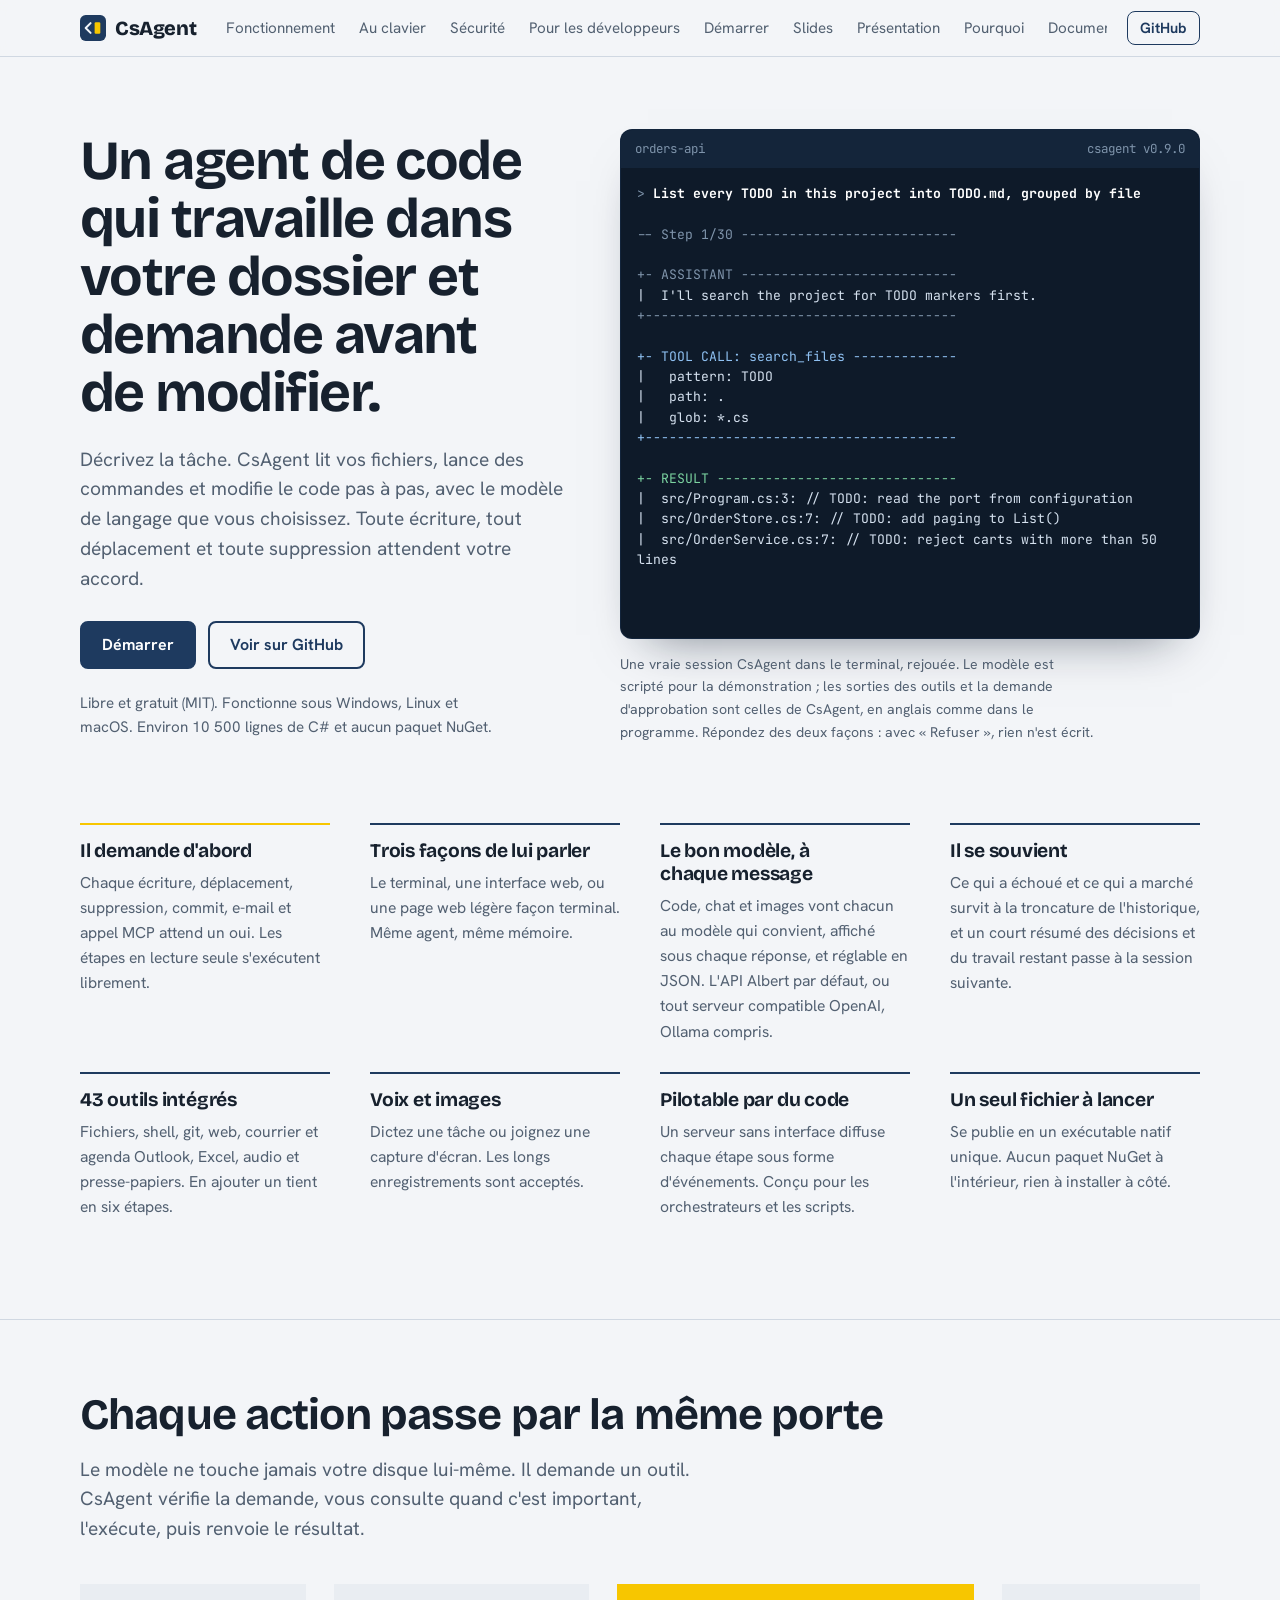
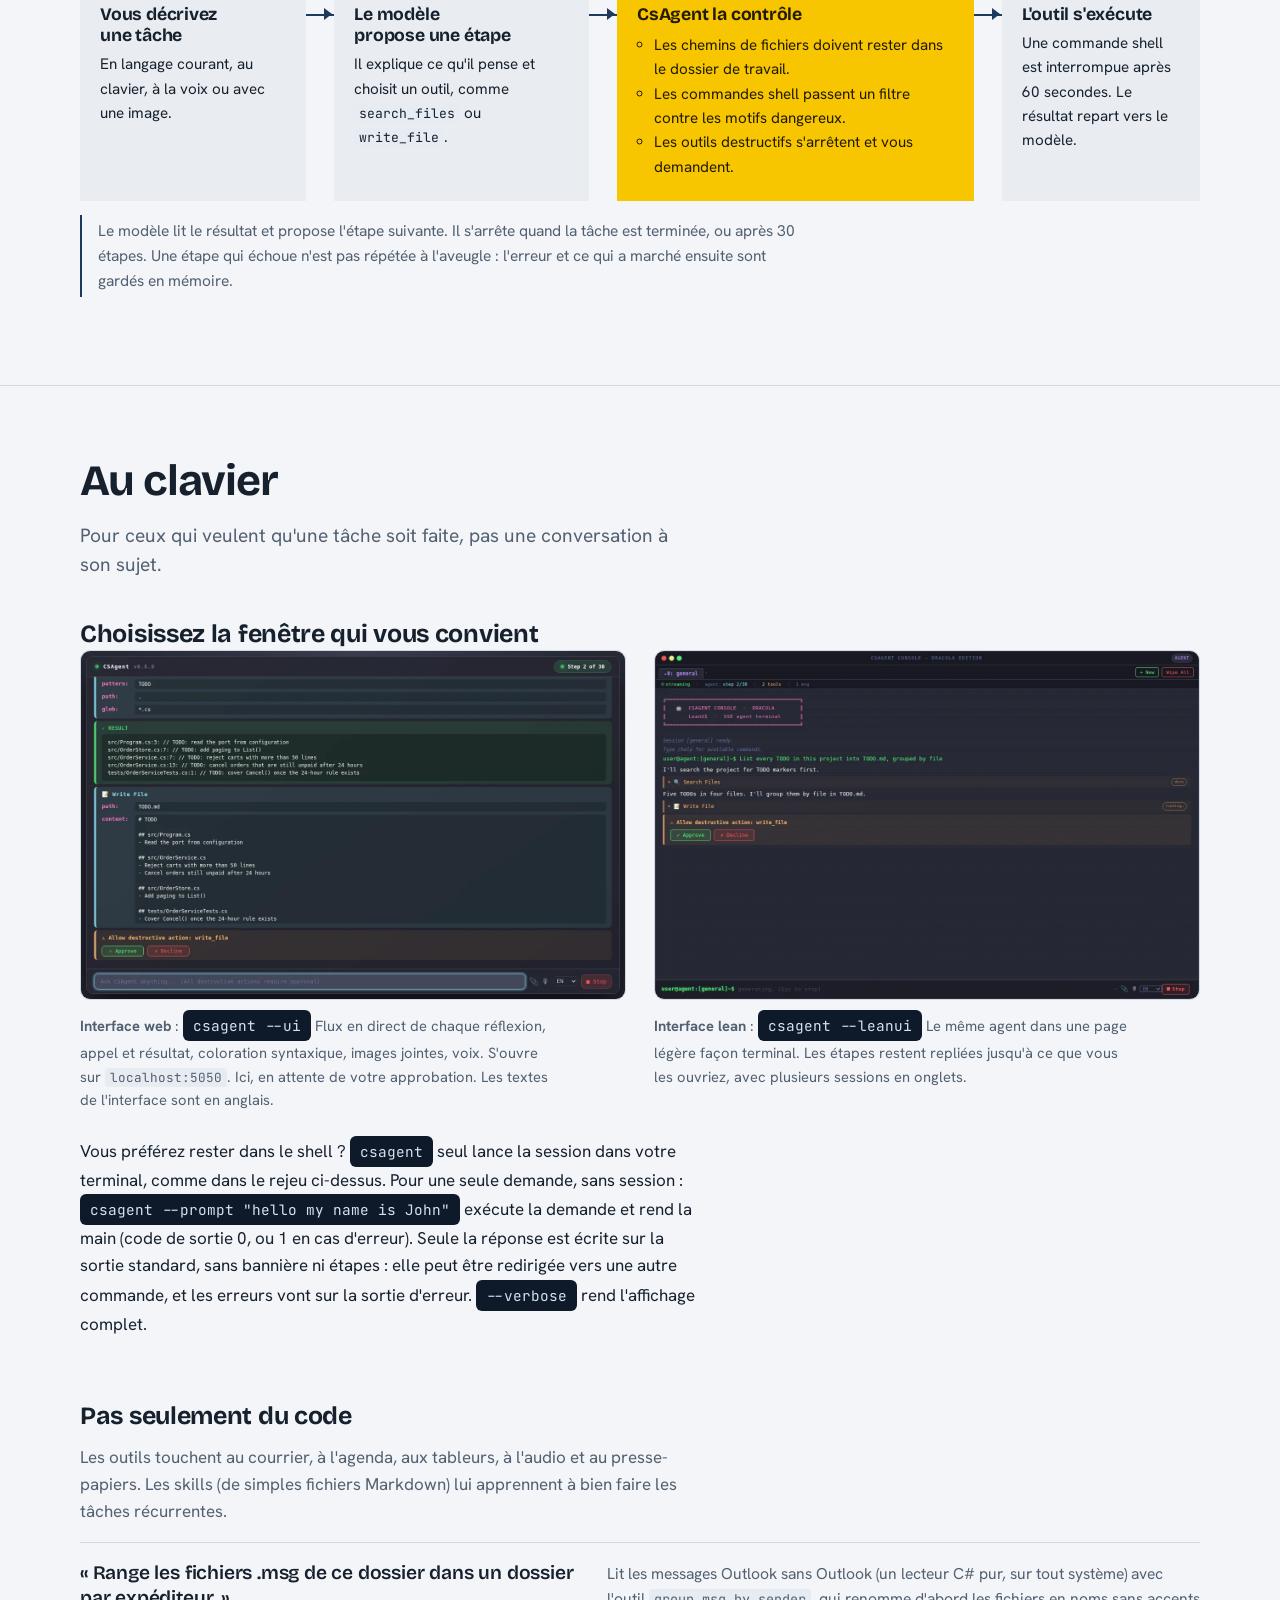
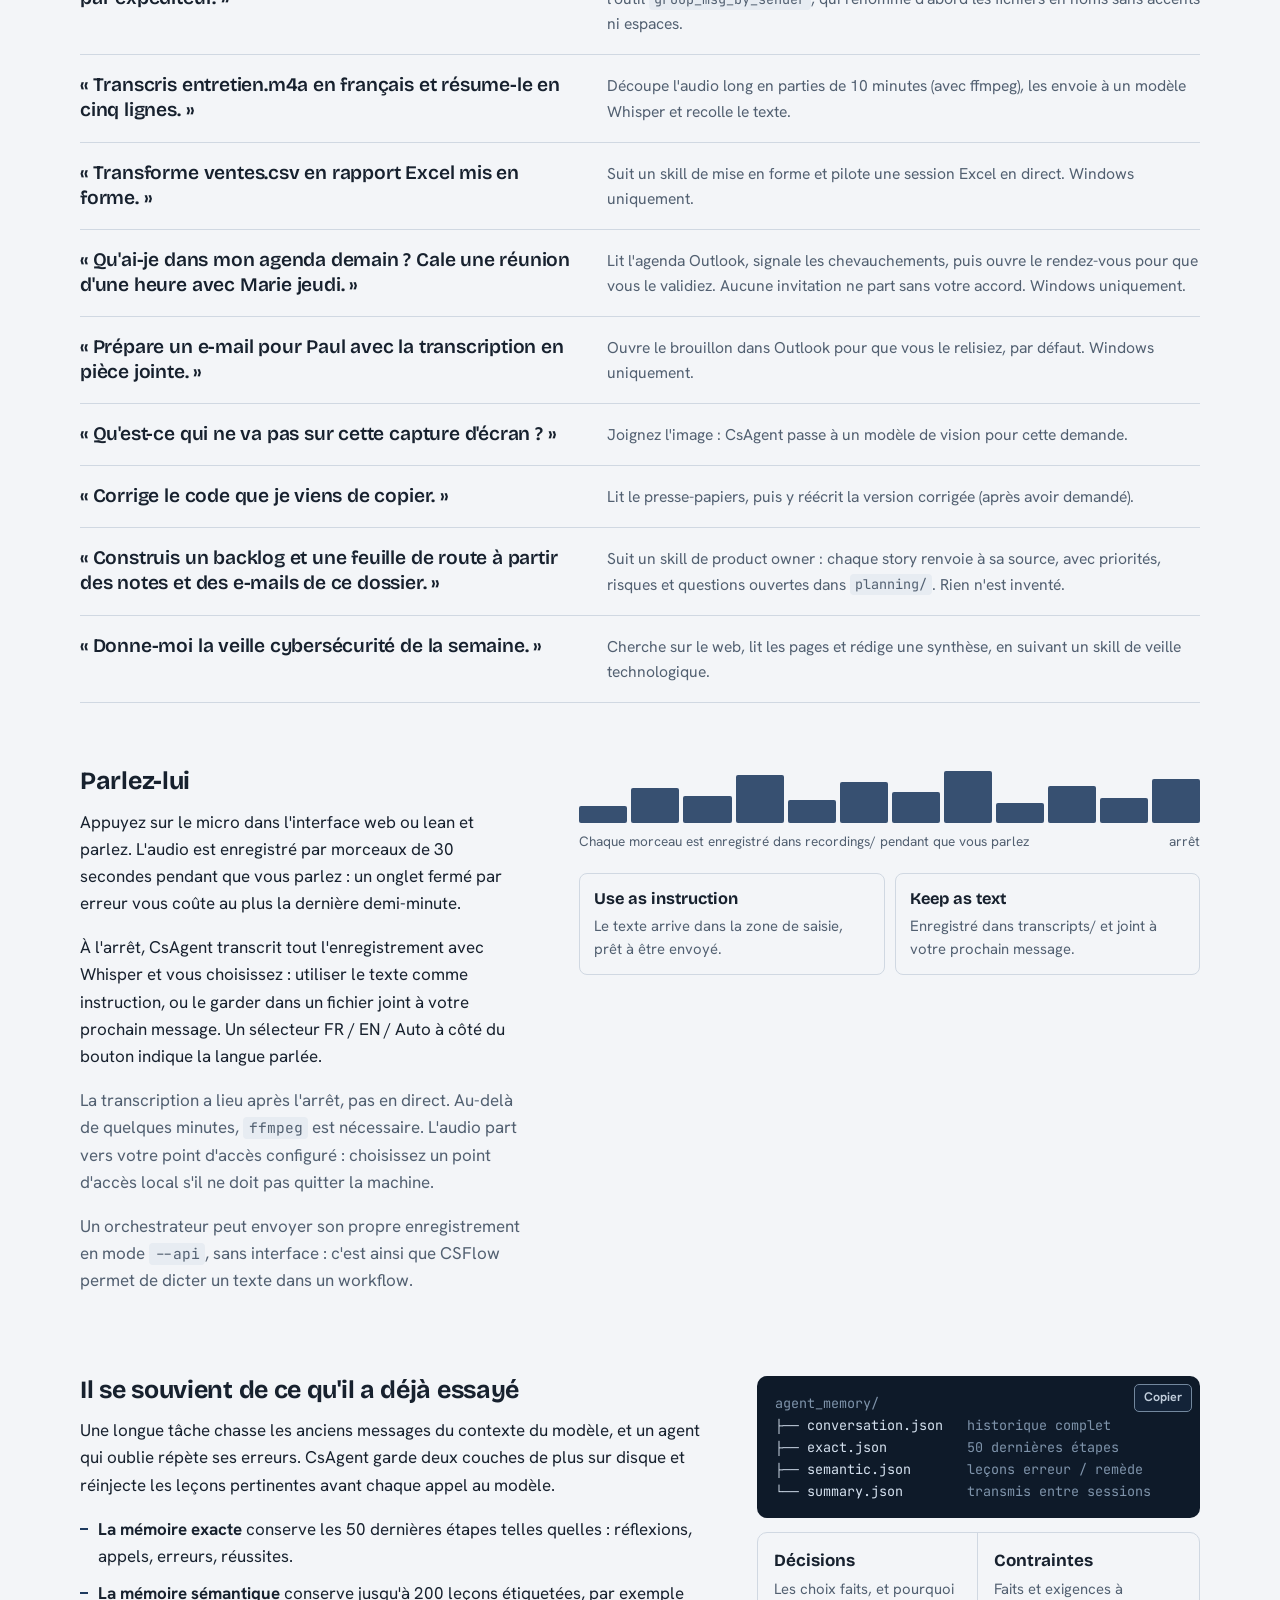
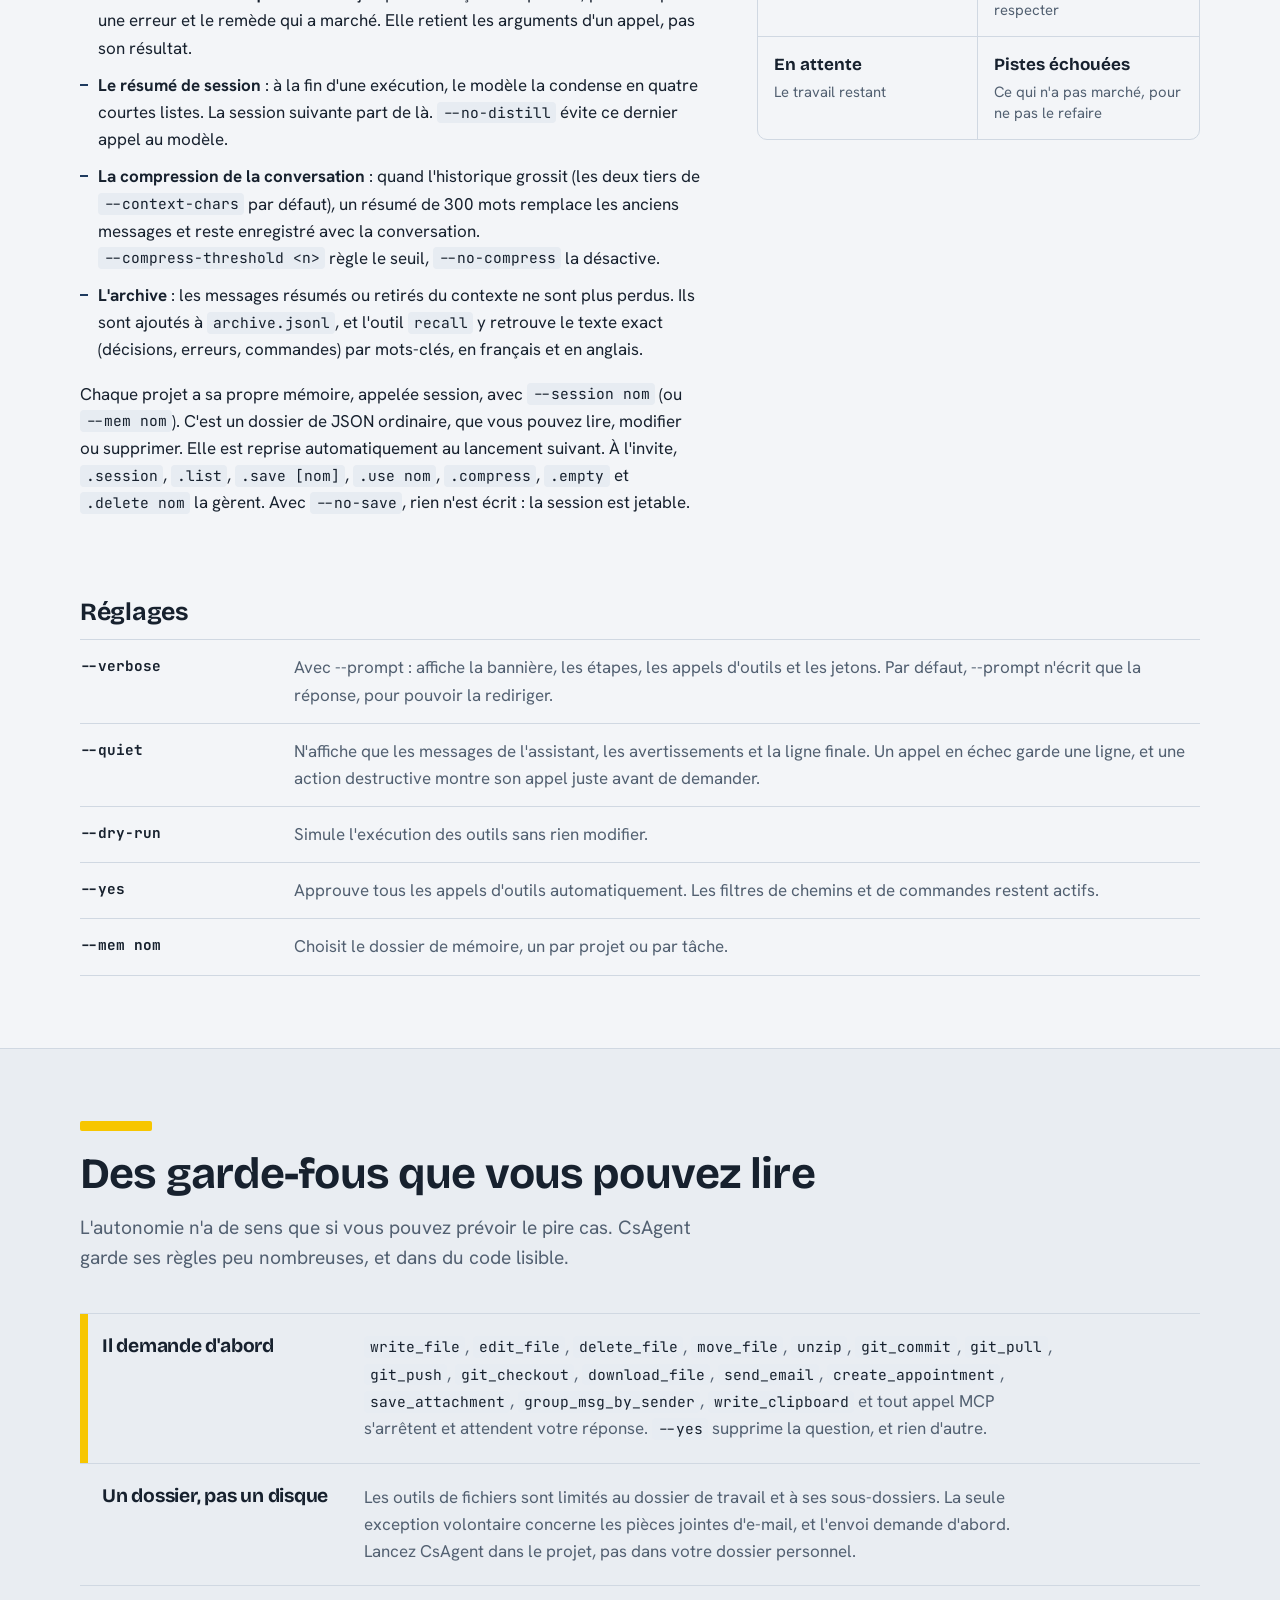
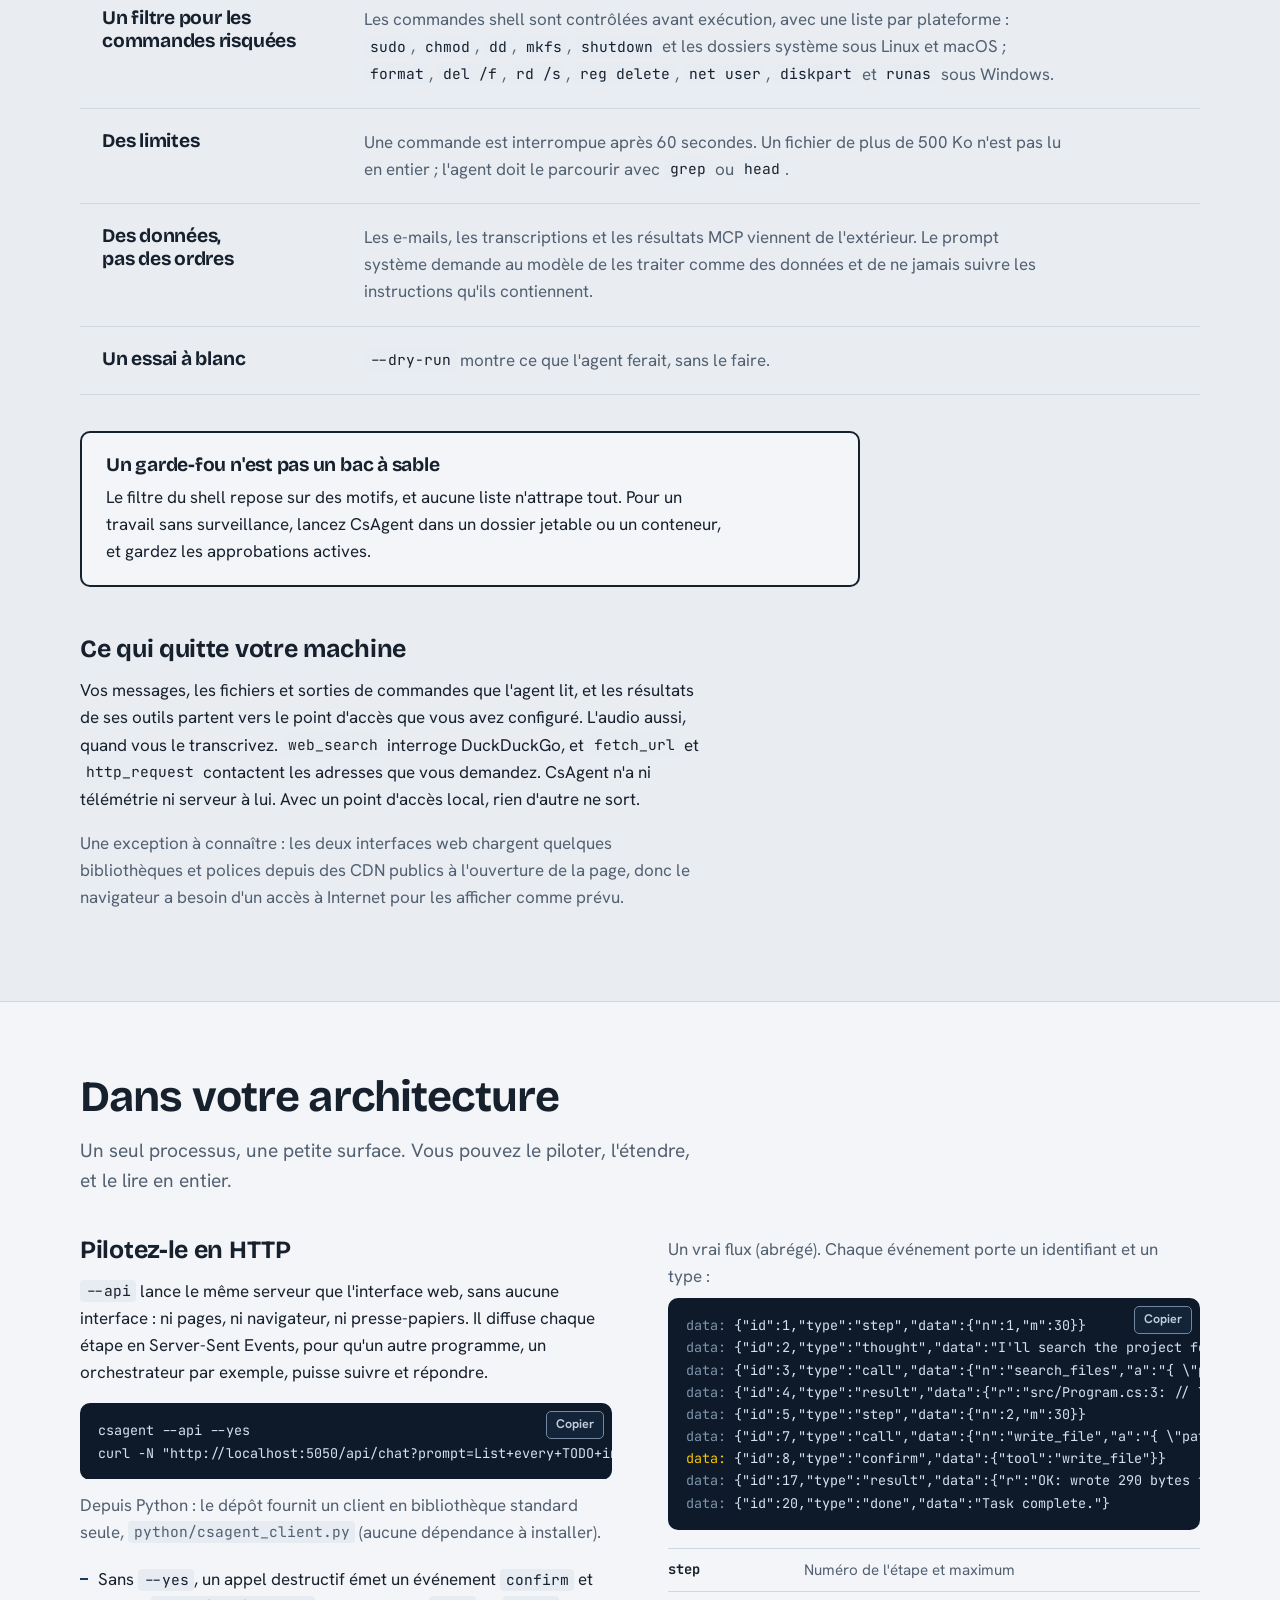
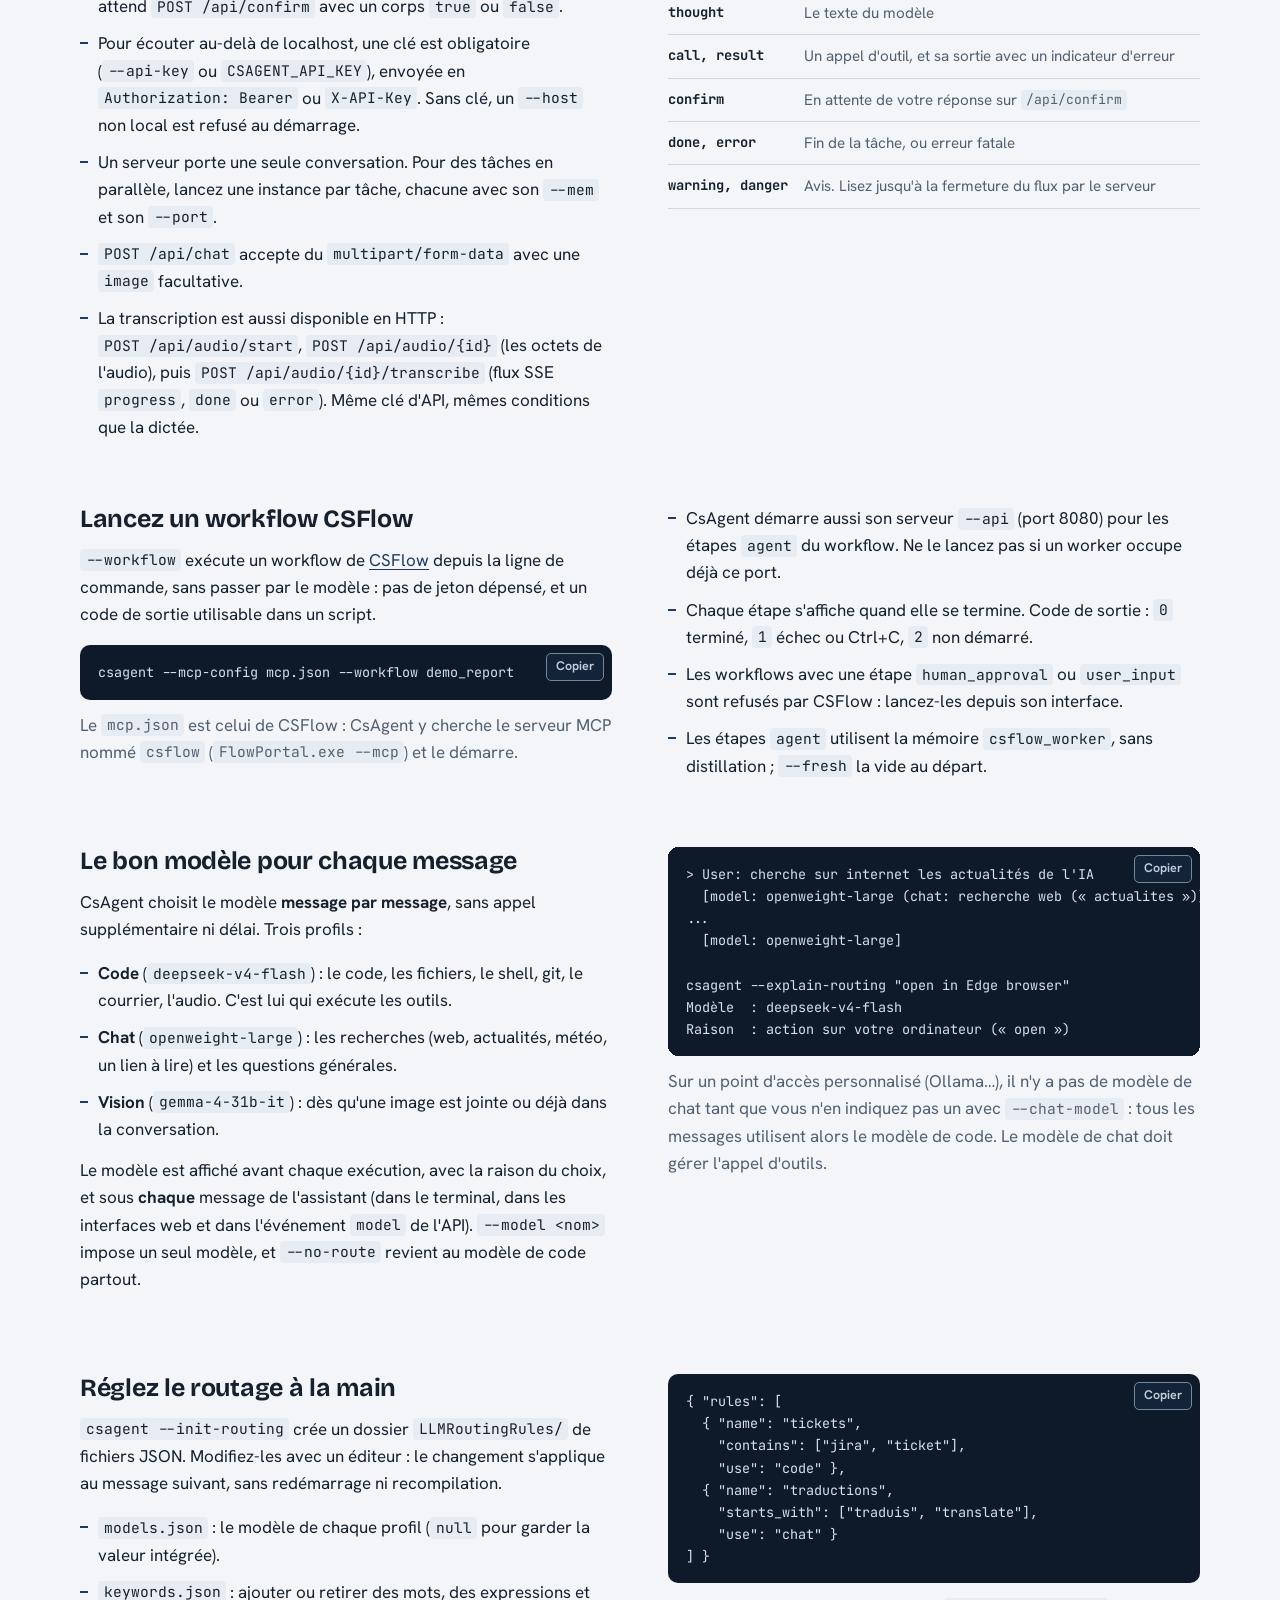
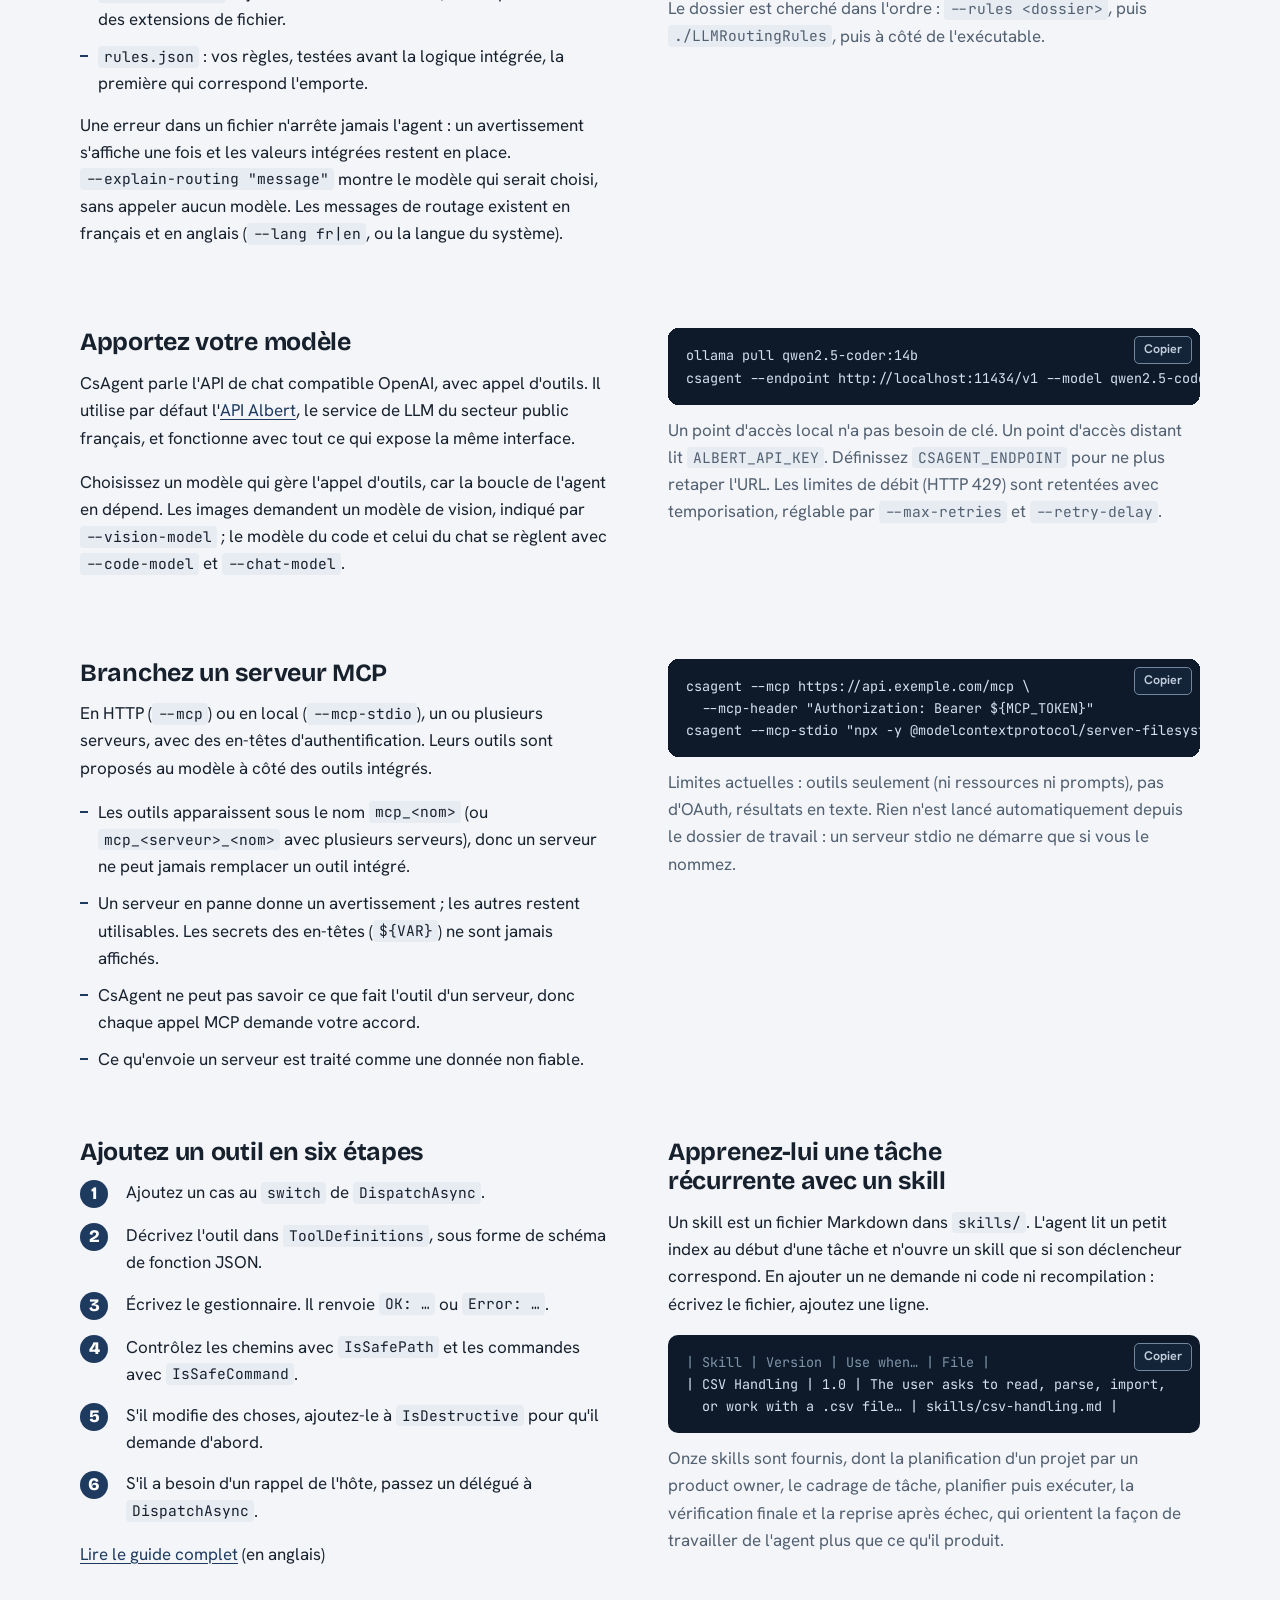
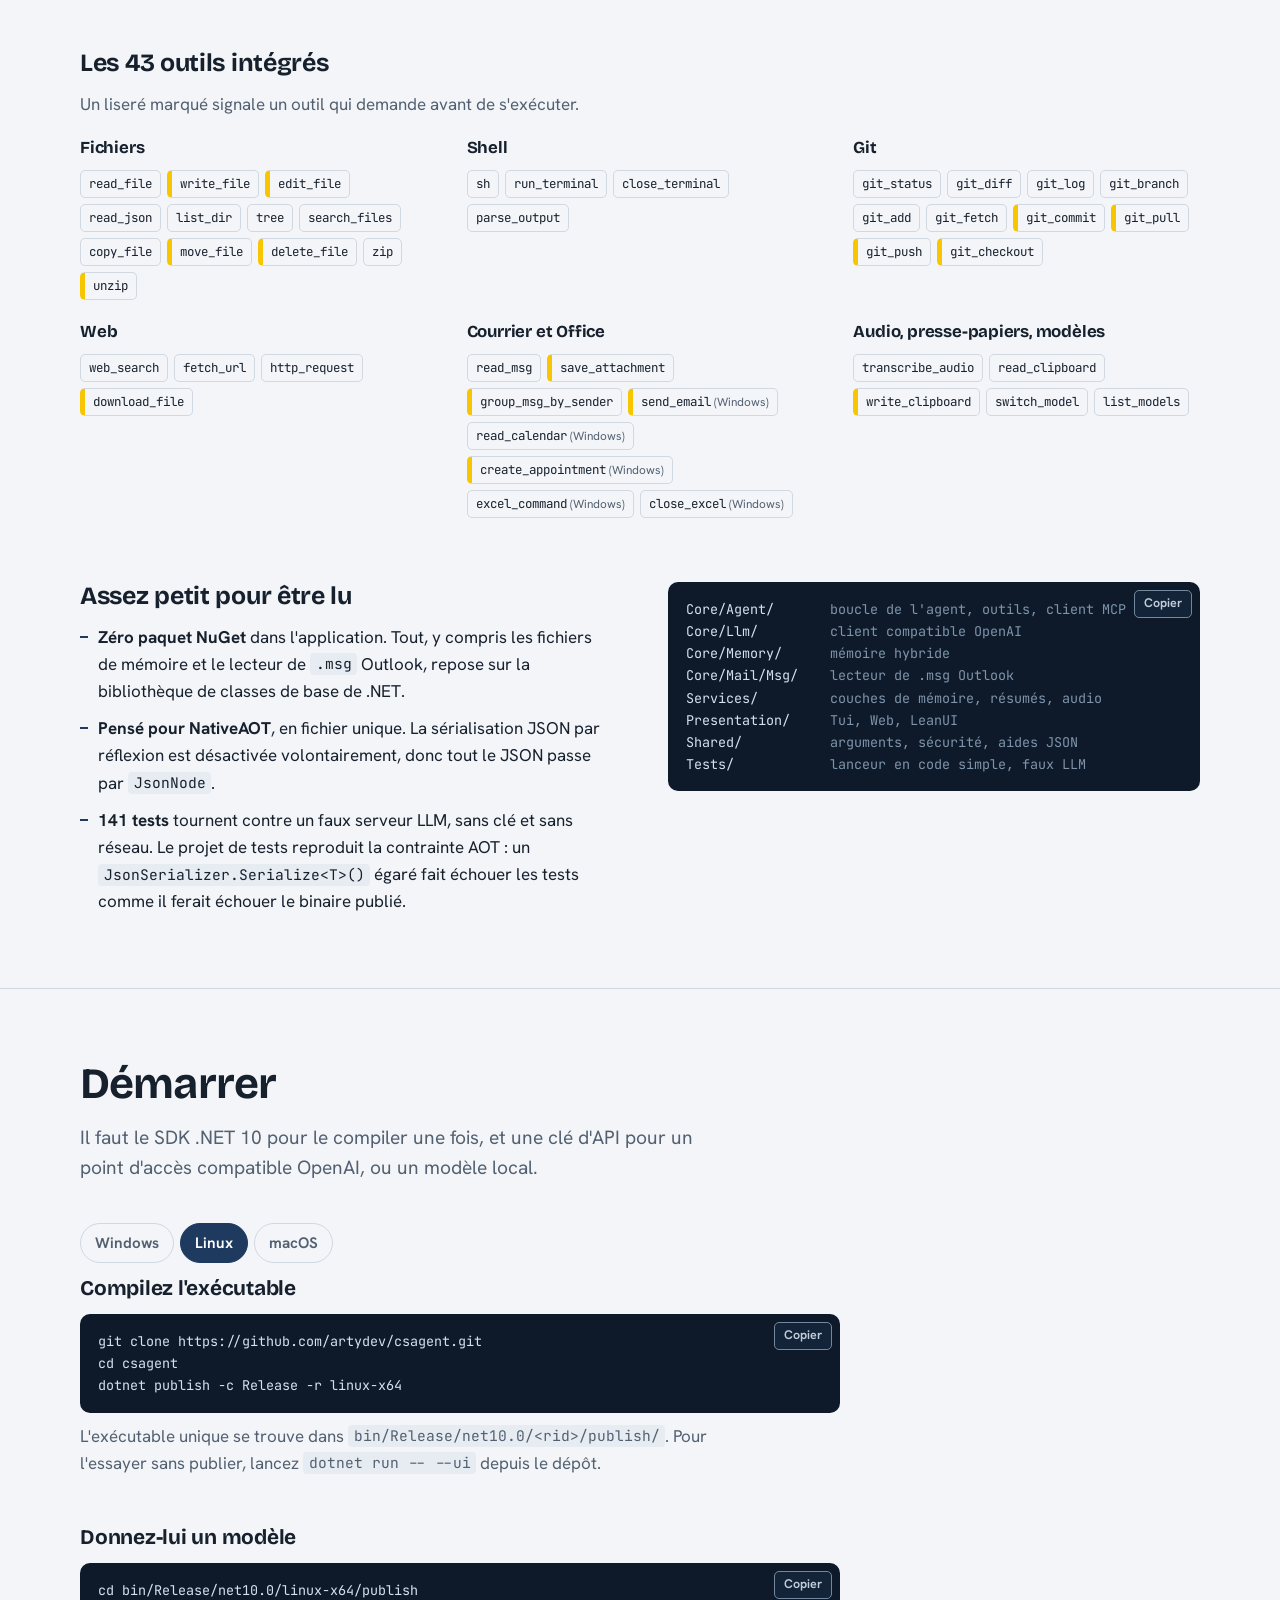
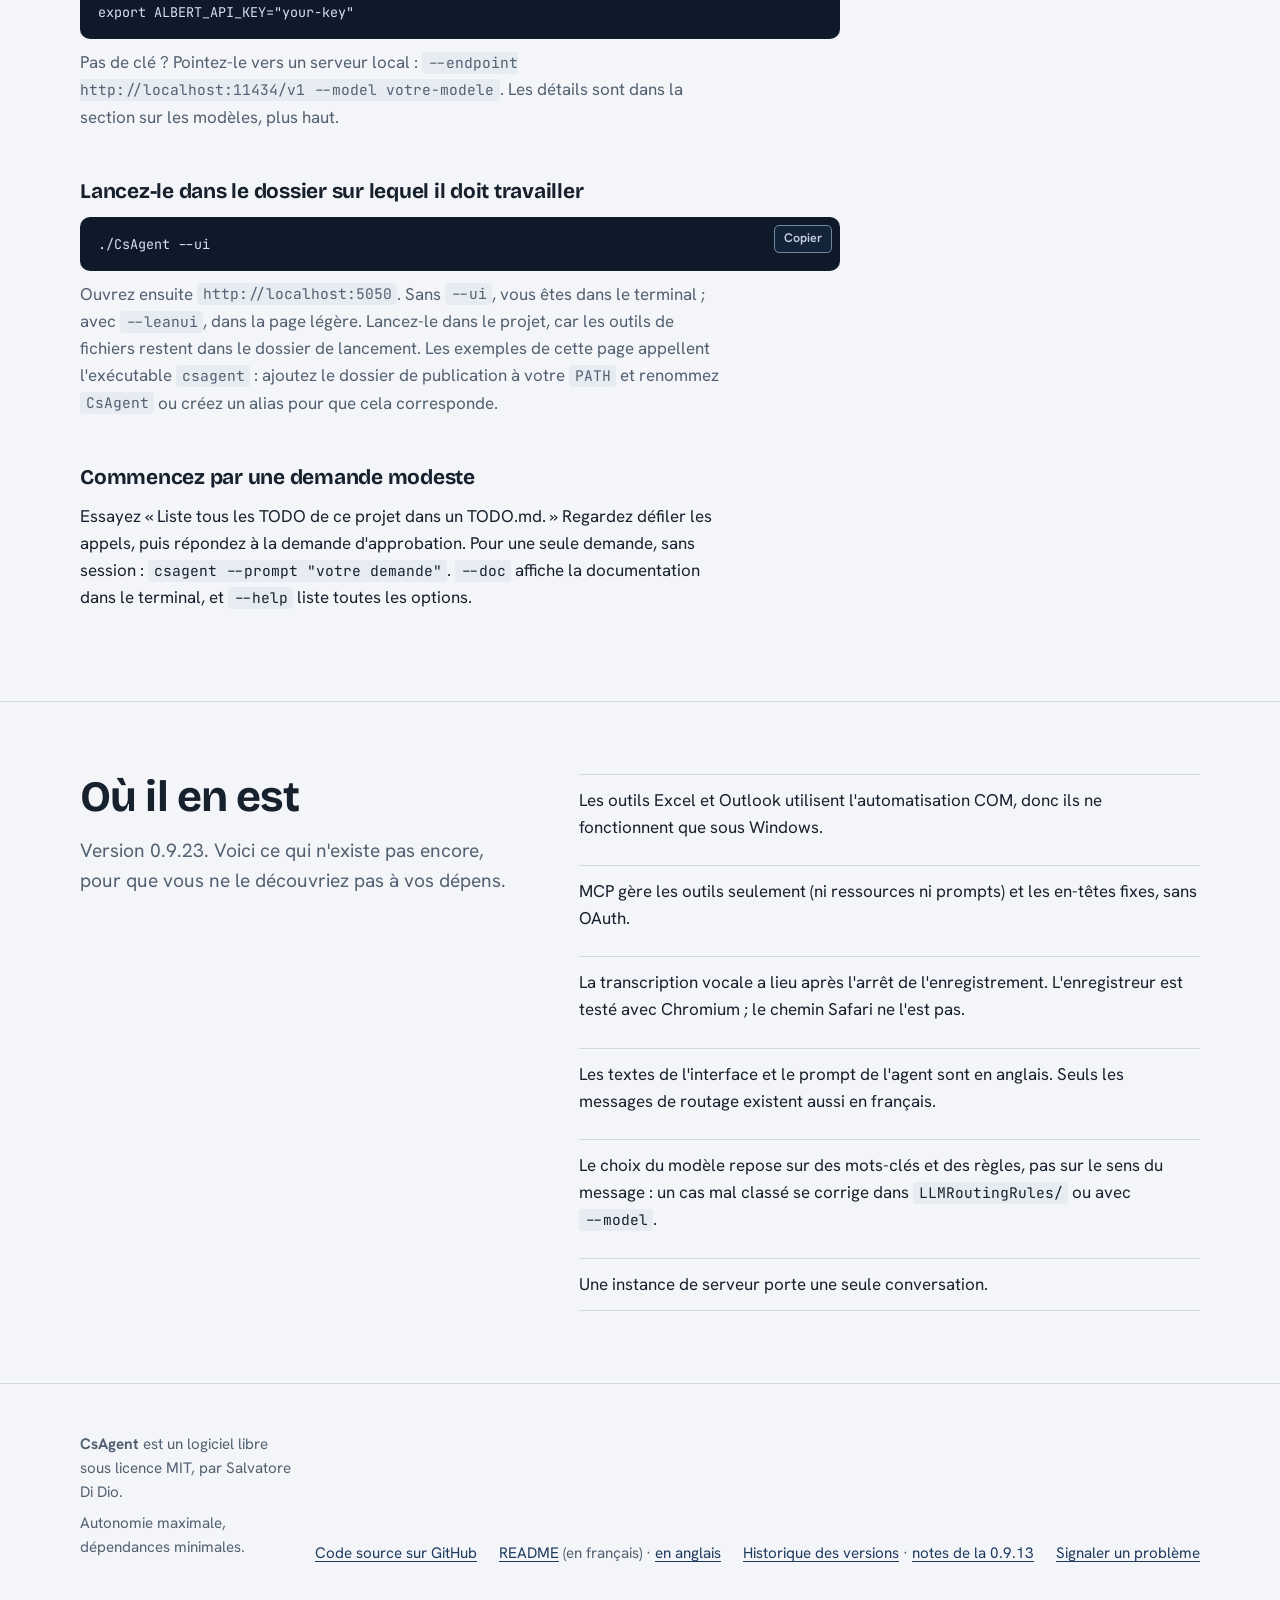
<file: docs/index.html>
<!doctype html>
<html lang="fr">
<head>
<meta charset="utf-8">
<meta name="viewport" content="width=device-width, initial-scale=1">
<title>CsAgent : l'agent de code qui demande d'abord</title>
<meta name="description" content="CsAgent est un agent autonome libre et gratuit pour Windows, Linux et macOS. Il lit, modifie et exécute des choses dans votre dossier, pas à pas, et demande avant d'écrire, de déplacer ou de supprimer quoi que ce soit.">
<meta name="color-scheme" content="light dark">
<link rel="icon" href="assets/favicon.svg" type="image/svg+xml">
<link rel="canonical" href="https://artydev.github.io/csagent/">
<meta property="og:type" content="website">
<meta property="og:locale" content="fr_FR">
<meta property="og:title" content="CsAgent : l'agent de code qui demande d'abord">
<meta property="og:description" content="Un agent autonome qui travaille dans votre dossier avec n'importe quel modèle compatible OpenAI, et attend votre accord avant de rien modifier.">
<meta property="og:url" content="https://artydev.github.io/csagent/">
<meta property="og:image" content="https://artydev.github.io/csagent/assets/img/web-ui.webp">
<meta name="twitter:card" content="summary_large_image">
<link rel="preload" href="assets/fonts/bricolage-grotesque-latin-wght-normal.woff2" as="font" type="font/woff2" crossorigin>
<link rel="preload" href="assets/fonts/hanken-grotesk-latin-wght-normal.woff2" as="font" type="font/woff2" crossorigin>
<link rel="stylesheet" href="assets/site.css">
</head>
<body>
<a class="skip" href="#main">Aller au contenu</a>

<header class="top">
  <div class="wrap">
    <a class="brand" href="#top"><img src="assets/favicon.svg" alt="" width="26" height="26">CsAgent</a>
    <nav aria-label="Sections">
      <a href="#how">Fonctionnement</a>
      <a href="#keyboard">Au clavier</a>
      <a href="#safety">Sécurité</a>
      <a href="#developers">Pour les développeurs</a>
      <a href="#start">Démarrer</a>
      <a href="./slides.html">Slides</a>
      <a href="./presentation.html">Présentation</a>
      <a href="./pourquoi-utiliser.html">Pourquoi</a>
      <a href="./documentation.html">Documentation</a>
    </nav>
    <a class="btn ghost gh small" href="https://github.com/artydev/csagent">GitHub</a>
  </div>
</header>

<main id="main">

<!-- ================= HERO ================= -->
<div class="hero" id="top">
  <div class="wrap">
    <div>
      <h1>Un agent de code qui travaille dans votre dossier et demande avant de modifier.</h1>
      <p class="lede">Décrivez la tâche. CsAgent lit vos fichiers, lance des commandes et modifie le code pas à pas, avec le modèle de langage que vous choisissez. Toute écriture, tout déplacement et toute suppression attendent votre accord.</p>
      <div class="cta">
        <a class="btn" href="#start">Démarrer</a>
        <a class="btn ghost" href="https://github.com/artydev/csagent">Voir sur GitHub</a>
      </div>
      <p class="fine">Libre et gratuit (MIT). Fonctionne sous Windows, Linux et macOS. Environ 10&nbsp;500 lignes de C# et aucun paquet NuGet.</p>
    </div>

    <div>
      <div class="term" id="term" role="group" aria-label="Rejeu d'une session CsAgent dans le terminal">
        <div class="term-bar"><span>orders-api</span><span>csagent v0.9.0</span></div>
        <pre class="term-body" id="termBody" tabindex="0"><span class="d">&gt; </span><span class="u">List every TODO in this project into TODO.md, grouped by file</span>

<span class="d">-- Step 1/30 -------------------------</span>
I'll search the project for TODO markers first.
<span class="c">search_files  pattern: TODO  glob: *.cs</span>
<span class="ok">src/Program.cs:3: // TODO: read the port from configuration
src/OrderService.cs:7: // TODO: reject carts with more than 50 lines
src/OrderService.cs:13: // TODO: cancel orders that are still unpaid after 24 hours
(5 matches in 4 files)</span>

<span class="d">-- Step 2/30 -------------------------</span>
Five TODOs in four files. I'll group them by file in TODO.md.
<span class="c">write_file  path: TODO.md  (290 chars)</span>
<span class="q">? Allow destructive action 'write_file'? [Y/n] y</span>
<span class="ok">OK: wrote 290 bytes to 'TODO.md'</span>

<span class="ok">&#10003; Task complete.</span>
</pre>
        <div class="gate-bar" id="gateBar" role="group" aria-label="Approbation">
          <p>CsAgent veut écrire TODO.md. À vous de décider.</p>
          <div class="opts">
            <button class="gate-btn" id="gateAllow" type="button">Autoriser (Y)</button>
            <button class="gate-btn no" id="gateDeny" type="button">Refuser (n)</button>
          </div>
        </div>
        <div class="replay" id="replayBar"><span>Essayez l'autre réponse.</span><button id="replayBtn" type="button">Rejouer</button></div>
      </div>
      <p class="term-note">Une vraie session CsAgent dans le terminal, rejouée. Le modèle est scripté pour la démonstration&nbsp;; les sorties des outils et la demande d'approbation sont celles de CsAgent, en anglais comme dans le programme. Répondez des deux façons&nbsp;: avec «&nbsp;Refuser&nbsp;», rien n'est écrit.</p>
    </div>
  </div>
</div>

<!-- ================= EN BREF ================= -->
<section aria-labelledby="glance-h" style="padding-top:24px">
  <div class="wrap">
    <h2 id="glance-h" class="sr-only">Ce qu'il y a dans la boîte</h2>
    <div class="glance">
      <div class="ask"><a href="#safety"><h3>Il demande d'abord</h3><p>Chaque écriture, déplacement, suppression, commit, e-mail et appel MCP attend un oui. Les étapes en lecture seule s'exécutent librement.</p></a></div>
      <div><a href="#keyboard"><h3>Trois façons de lui parler</h3><p>Le terminal, une interface web, ou une page web légère façon terminal. Même agent, même mémoire.</p></a></div>
      <div><a href="#routing"><h3>Le bon modèle, à chaque message</h3><p>Code, chat et images vont chacun au modèle qui convient, affiché sous chaque réponse, et réglable en JSON. L'API Albert par défaut, ou tout serveur compatible OpenAI, Ollama compris.</p></a></div>
      <div><a href="#memory"><h3>Il se souvient</h3><p>Ce qui a échoué et ce qui a marché survit à la troncature de l'historique, et un court résumé des décisions et du travail restant passe à la session suivante.</p></a></div>
      <div><a href="#tools"><h3>43 outils intégrés</h3><p>Fichiers, shell, git, web, courrier et agenda Outlook, Excel, audio et presse-papiers. En ajouter un tient en six étapes.</p></a></div>
      <div><a href="#voice"><h3>Voix et images</h3><p>Dictez une tâche ou joignez une capture d'écran. Les longs enregistrements sont acceptés.</p></a></div>
      <div><a href="#api"><h3>Pilotable par du code</h3><p>Un serveur sans interface diffuse chaque étape sous forme d'événements. Conçu pour les orchestrateurs et les scripts.</p></a></div>
      <div><a href="#start"><h3>Un seul fichier à lancer</h3><p>Se publie en un exécutable natif unique. Aucun paquet NuGet à l'intérieur, rien à installer à côté.</p></a></div>
    </div>
  </div>
</section>

<!-- ================= FONCTIONNEMENT ================= -->
<section id="how" aria-labelledby="how-h">
  <div class="wrap">
    <div class="sec-head">
      <h2 id="how-h">Chaque action passe par la même porte</h2>
      <p class="lede">Le modèle ne touche jamais votre disque lui-même. Il demande un outil. CsAgent vérifie la demande, vous consulte quand c'est important, l'exécute, puis renvoie le résultat.</p>
    </div>
    <ol class="flow">
      <li>
        <h3>Vous décrivez une tâche</h3>
        <p>En langage courant, au clavier, à la voix ou avec une image.</p>
      </li>
      <li>
        <h3>Le modèle propose une étape</h3>
        <p>Il explique ce qu'il pense et choisit un outil, comme <code>search_files</code> ou <code>write_file</code>.</p>
      </li>
      <li class="gate">
        <h3>CsAgent la contrôle</h3>
        <ul>
          <li>Les chemins de fichiers doivent rester dans le dossier de travail.</li>
          <li>Les commandes shell passent un filtre contre les motifs dangereux.</li>
          <li>Les outils destructifs s'arrêtent et vous demandent.</li>
        </ul>
      </li>
      <li>
        <h3>L'outil s'exécute</h3>
        <p>Une commande shell est interrompue après 60 secondes. Le résultat repart vers le modèle.</p>
      </li>
    </ol>
    <p class="loop">Le modèle lit le résultat et propose l'étape suivante. Il s'arrête quand la tâche est terminée, ou après 30 étapes. Une étape qui échoue n'est pas répétée à l'aveugle&nbsp;: l'erreur et ce qui a marché ensuite sont gardés en mémoire.</p>
  </div>
</section>

<!-- ================= AU CLAVIER ================= -->
<section id="keyboard" aria-labelledby="kb-h">
  <div class="wrap">
    <div class="sec-head">
      <h2 id="kb-h">Au clavier</h2>
      <p class="lede">Pour ceux qui veulent qu'une tâche soit faite, pas une conversation à son sujet.</p>
    </div>

    <h3>Choisissez la fenêtre qui vous convient</h3>
    <div class="shots">
      <figure>
        <a href="assets/img/web-ui.webp"><img src="assets/img/web-ui.webp" width="1280" height="820" loading="lazy" alt="Interface web de CsAgent pendant une exécution : un appel write_file avec son contenu, et une carte d'approbation demandant d'autoriser l'action destructive write_file, avec les boutons Approve et Decline."></a>
        <figcaption><strong>Interface web</strong>&nbsp;: <span class="cmd">csagent --ui</span> Flux en direct de chaque réflexion, appel et résultat, coloration syntaxique, images jointes, voix. S'ouvre sur <code>localhost:5050</code>. Ici, en attente de votre approbation. Les textes de l'interface sont en anglais.</figcaption>
      </figure>
      <figure>
        <a href="assets/img/lean-ui.webp"><img src="assets/img/lean-ui.webp" width="1280" height="820" loading="lazy" alt="Interface lean de CsAgent : une page sombre façon terminal avec une ligne de commande, des étapes Search Files et Write File repliées, et une carte d'approbation avec les boutons Approve et Decline."></a>
        <figcaption><strong>Interface lean</strong>&nbsp;: <span class="cmd">csagent --leanui</span> Le même agent dans une page légère façon terminal. Les étapes restent repliées jusqu'à ce que vous les ouvriez, avec plusieurs sessions en onglets.</figcaption>
      </figure>
    </div>
    <p style="margin-top:24px">Vous préférez rester dans le shell&nbsp;? <span class="cmd">csagent</span> seul lance la session dans votre terminal, comme dans le rejeu ci-dessus. Pour une seule demande, sans session&nbsp;: <span class="cmd">csagent --prompt "hello my name is John"</span> exécute la demande et rend la main (code de sortie 0, ou 1 en cas d'erreur). Seule la réponse est écrite sur la sortie standard, sans bannière ni étapes : elle peut être redirigée vers une autre commande, et les erreurs vont sur la sortie d'erreur. <span class="cmd">--verbose</span> rend l'affichage complet.</p>

    <div class="block">
      <h3>Pas seulement du code</h3>
      <p class="muted">Les outils touchent au courrier, à l'agenda, aux tableurs, à l'audio et au presse-papiers. Les skills (de simples fichiers Markdown) lui apprennent à bien faire les tâches récurrentes.</p>
      <ul class="prompts">
        <li><q>Range les fichiers .msg de ce dossier dans un dossier par expéditeur.</q><span>Lit les messages Outlook sans Outlook (un lecteur C# pur, sur tout système) avec l'outil <code>group_msg_by_sender</code>, qui renomme d'abord les fichiers en noms sans accents ni espaces.</span></li>
        <li><q>Transcris entretien.m4a en français et résume-le en cinq lignes.</q><span>Découpe l'audio long en parties de 10 minutes (avec ffmpeg), les envoie à un modèle Whisper et recolle le texte.</span></li>
        <li><q>Transforme ventes.csv en rapport Excel mis en forme.</q><span>Suit un skill de mise en forme et pilote une session Excel en direct. Windows uniquement.</span></li>
        <li><q>Qu'ai-je dans mon agenda demain&nbsp;? Cale une réunion d'une heure avec Marie jeudi.</q><span>Lit l'agenda Outlook, signale les chevauchements, puis ouvre le rendez-vous pour que vous le validiez. Aucune invitation ne part sans votre accord. Windows uniquement.</span></li>
        <li><q>Prépare un e-mail pour Paul avec la transcription en pièce jointe.</q><span>Ouvre le brouillon dans Outlook pour que vous le relisiez, par défaut. Windows uniquement.</span></li>
        <li><q>Qu'est-ce qui ne va pas sur cette capture d'écran&nbsp;?</q><span>Joignez l'image&nbsp;: CsAgent passe à un modèle de vision pour cette demande.</span></li>
        <li><q>Corrige le code que je viens de copier.</q><span>Lit le presse-papiers, puis y réécrit la version corrigée (après avoir demandé).</span></li>
        <li><q>Construis un backlog et une feuille de route à partir des notes et des e-mails de ce dossier.</q><span>Suit un skill de product owner&nbsp;: chaque story renvoie à sa source, avec priorités, risques et questions ouvertes dans <code>planning/</code>. Rien n'est inventé.</span></li>
        <li><q>Donne-moi la veille cybersécurité de la semaine.</q><span>Cherche sur le web, lit les pages et rédige une synthèse, en suivant un skill de veille technologique.</span></li>
      </ul>
    </div>

    <div class="block" id="voice">
      <div class="split wide-right">
        <div>
          <h3>Parlez-lui</h3>
          <p>Appuyez sur le micro dans l'interface web ou lean et parlez. L'audio est enregistré par morceaux de 30 secondes pendant que vous parlez&nbsp;: un onglet fermé par erreur vous coûte au plus la dernière demi-minute.</p>
          <p>À l'arrêt, CsAgent transcrit tout l'enregistrement avec Whisper et vous choisissez&nbsp;: utiliser le texte comme instruction, ou le garder dans un fichier joint à votre prochain message. Un sélecteur FR / EN / Auto à côté du bouton indique la langue parlée.</p>
          <p class="muted">La transcription a lieu après l'arrêt, pas en direct. Au-delà de quelques minutes, <code>ffmpeg</code> est nécessaire. L'audio part vers votre point d'accès configuré&nbsp;: choisissez un point d'accès local s'il ne doit pas quitter la machine.</p>
          <p class="muted">Un orchestrateur peut envoyer son propre enregistrement en mode <code>--api</code>, sans interface&nbsp;: c'est ainsi que CSFlow permet de dicter un texte dans un workflow.</p>
        </div>
        <div aria-hidden="true">
          <div class="chunks"><i style="height:30%"></i><i style="height:62%"></i><i style="height:48%"></i><i style="height:85%"></i><i style="height:40%"></i><i style="height:72%"></i><i style="height:55%"></i><i style="height:92%"></i><i style="height:36%"></i><i style="height:66%"></i><i style="height:44%"></i><i style="height:78%"></i></div>
          <div class="chunks-label"><span>Chaque morceau est enregistré dans recordings/ pendant que vous parlez</span><span>arrêt</span></div>
          <div class="outcome">
            <div><b>Use as instruction</b><span>Le texte arrive dans la zone de saisie, prêt à être envoyé.</span></div>
            <div><b>Keep as text</b><span>Enregistré dans transcripts/ et joint à votre prochain message.</span></div>
          </div>
        </div>
      </div>
    </div>

    <div class="block" id="memory">
      <div class="split wide-left">
        <div>
          <h3>Il se souvient de ce qu'il a déjà essayé</h3>
          <p>Une longue tâche chasse les anciens messages du contexte du modèle, et un agent qui oublie répète ses erreurs. CsAgent garde deux couches de plus sur disque et réinjecte les leçons pertinentes avant chaque appel au modèle.</p>
          <ul class="facts">
            <li><strong>La mémoire exacte</strong> conserve les 50 dernières étapes telles quelles&nbsp;: réflexions, appels, erreurs, réussites.</li>
            <li><strong>La mémoire sémantique</strong> conserve jusqu'à 200 leçons étiquetées, par exemple une erreur et le remède qui a marché. Elle retient les arguments d'un appel, pas son résultat.</li>
            <li><strong>Le résumé de session</strong>&nbsp;: à la fin d'une exécution, le modèle la condense en quatre courtes listes. La session suivante part de là. <code>--no-distill</code> évite ce dernier appel au modèle.</li>
            <li><strong>La compression de la conversation</strong>&nbsp;: quand l'historique grossit (les deux tiers de <code>--context-chars</code> par défaut), un résumé de 300&nbsp;mots remplace les anciens messages et reste enregistré avec la conversation. <code>--compress-threshold &lt;n&gt;</code> règle le seuil, <code>--no-compress</code> la désactive.</li>
            <li><strong>L'archive</strong>&nbsp;: les messages résumés ou retirés du contexte ne sont plus perdus. Ils sont ajoutés à <code>archive.jsonl</code>, et l'outil <code>recall</code> y retrouve le texte exact (décisions, erreurs, commandes) par mots-clés, en français et en anglais.</li>
          </ul>
          <p style="margin-top:1em">Chaque projet a sa propre mémoire, appelée session, avec <code>--session nom</code> (ou <code>--mem nom</code>). C'est un dossier de JSON ordinaire, que vous pouvez lire, modifier ou supprimer. Elle est reprise automatiquement au lancement suivant. À l'invite, <code>.session</code>, <code>.list</code>, <code>.save [nom]</code>, <code>.use nom</code>, <code>.compress</code>, <code>.empty</code> et <code>.delete nom</code> la gèrent. Avec <code>--no-save</code>, rien n'est écrit&nbsp;: la session est jetable.</p>
        </div>
        <div>
          <div class="pre-wrap"><pre class="pre"><span class="d">agent_memory/</span>
├── conversation.json   <span class="d">historique complet</span>
├── exact.json          <span class="d">50 dernières étapes</span>
├── semantic.json       <span class="d">leçons erreur / remède</span>
└── summary.json        <span class="d">transmis entre sessions</span></pre></div>
          <div class="lists" style="margin-top:14px">
            <div><b>Décisions</b><span>Les choix faits, et pourquoi</span></div>
            <div><b>Contraintes</b><span>Faits et exigences à respecter</span></div>
            <div><b>En attente</b><span>Le travail restant</span></div>
            <div><b>Pistes échouées</b><span>Ce qui n'a pas marché, pour ne pas le refaire</span></div>
          </div>
        </div>
      </div>
    </div>

    <div class="block">
      <h3>Réglages</h3>
      <dl class="dials">
        <div><dt>--verbose</dt><dd>Avec --prompt : affiche la bannière, les étapes, les appels d'outils et les jetons. Par défaut, --prompt n'écrit que la réponse, pour pouvoir la rediriger.</dd></div>
        <div><dt>--quiet</dt><dd>N'affiche que les messages de l'assistant, les avertissements et la ligne finale. Un appel en échec garde une ligne, et une action destructive montre son appel juste avant de demander.</dd></div>
        <div><dt>--dry-run</dt><dd>Simule l'exécution des outils sans rien modifier.</dd></div>
        <div><dt>--yes</dt><dd>Approuve tous les appels d'outils automatiquement. Les filtres de chemins et de commandes restent actifs.</dd></div>
        <div><dt>--mem nom</dt><dd>Choisit le dossier de mémoire, un par projet ou par tâche.</dd></div>
      </dl>
    </div>
  </div>
</section>

<!-- ================= SÉCURITÉ ================= -->
<section id="safety" aria-labelledby="safety-h">
  <div class="wrap">
    <div class="sec-head">
      <h2 id="safety-h">Des garde-fous que vous pouvez lire</h2>
      <p class="lede">L'autonomie n'a de sens que si vous pouvez prévoir le pire cas. CsAgent garde ses règles peu nombreuses, et dans du code lisible.</p>
    </div>
    <ul class="layers">
      <li class="asks"><h3>Il demande d'abord</h3><p><code>write_file</code>, <code>edit_file</code>, <code>delete_file</code>, <code>move_file</code>, <code>unzip</code>, <code>git_commit</code>, <code>git_pull</code>, <code>git_push</code>, <code>git_checkout</code>, <code>download_file</code>, <code>send_email</code>, <code>create_appointment</code>, <code>save_attachment</code>, <code>group_msg_by_sender</code>, <code>write_clipboard</code> et tout appel MCP s'arrêtent et attendent votre réponse. <code>--yes</code> supprime la question, et rien d'autre.</p></li>
      <li><h3>Un dossier, pas un disque</h3><p>Les outils de fichiers sont limités au dossier de travail et à ses sous-dossiers. La seule exception volontaire concerne les pièces jointes d'e-mail, et l'envoi demande d'abord. Lancez CsAgent dans le projet, pas dans votre dossier personnel.</p></li>
      <li><h3>Un filtre pour les commandes risquées</h3><p>Les commandes shell sont contrôlées avant exécution, avec une liste par plateforme&nbsp;: <code>sudo</code>, <code>chmod</code>, <code>dd</code>, <code>mkfs</code>, <code>shutdown</code> et les dossiers système sous Linux et macOS&nbsp;; <code>format</code>, <code>del /f</code>, <code>rd /s</code>, <code>reg delete</code>, <code>net user</code>, <code>diskpart</code> et <code>runas</code> sous Windows.</p></li>
      <li><h3>Des limites</h3><p>Une commande est interrompue après 60 secondes. Un fichier de plus de 500 Ko n'est pas lu en entier&nbsp;; l'agent doit le parcourir avec <code>grep</code> ou <code>head</code>.</p></li>
      <li><h3>Des données, pas des ordres</h3><p>Les e-mails, les transcriptions et les résultats MCP viennent de l'extérieur. Le prompt système demande au modèle de les traiter comme des données et de ne jamais suivre les instructions qu'ils contiennent.</p></li>
      <li><h3>Un essai à blanc</h3><p><code>--dry-run</code> montre ce que l'agent ferait, sans le faire.</p></li>
    </ul>

    <div class="callout">
      <h3>Un garde-fou n'est pas un bac à sable</h3>
      <p>Le filtre du shell repose sur des motifs, et aucune liste n'attrape tout. Pour un travail sans surveillance, lancez CsAgent dans un dossier jetable ou un conteneur, et gardez les approbations actives.</p>
    </div>

    <div class="block" style="margin-top:48px">
      <h3>Ce qui quitte votre machine</h3>
      <p>Vos messages, les fichiers et sorties de commandes que l'agent lit, et les résultats de ses outils partent vers le point d'accès que vous avez configuré. L'audio aussi, quand vous le transcrivez. <code>web_search</code> interroge DuckDuckGo, et <code>fetch_url</code> et <code>http_request</code> contactent les adresses que vous demandez. CsAgent n'a ni télémétrie ni serveur à lui. Avec un point d'accès local, rien d'autre ne sort.</p>
      <p class="muted">Une exception à connaître&nbsp;: les deux interfaces web chargent quelques bibliothèques et polices depuis des CDN publics à l'ouverture de la page, donc le navigateur a besoin d'un accès à Internet pour les afficher comme prévu.</p>
    </div>
  </div>
</section>

<!-- ================= DÉVELOPPEURS ================= -->
<section id="developers" aria-labelledby="dev-h">
  <div class="wrap">
    <div class="sec-head">
      <h2 id="dev-h">Dans votre architecture</h2>
      <p class="lede">Un seul processus, une petite surface. Vous pouvez le piloter, l'étendre, et le lire en entier.</p>
    </div>

    <div id="api">
      <div class="split">
        <div>
          <h3>Pilotez-le en HTTP</h3>
          <p><code>--api</code> lance le même serveur que l'interface web, sans aucune interface&nbsp;: ni pages, ni navigateur, ni presse-papiers. Il diffuse chaque étape en Server-Sent Events, pour qu'un autre programme, un orchestrateur par exemple, puisse suivre et répondre.</p>
          <div class="pre-wrap"><pre class="pre">csagent --api --yes
curl -N "http://localhost:5050/api/chat?prompt=List+every+TODO+into+TODO.md"</pre></div>
          <p class="muted" style="margin-top:12px">Depuis Python&nbsp;: le dépôt fournit un client en bibliothèque standard seule, <code>python/csagent_client.py</code> (aucune dépendance à installer).</p>
          <ul class="facts" style="margin-top:20px">
            <li>Sans <code>--yes</code>, un appel destructif émet un événement <code>confirm</code> et attend <code>POST /api/confirm</code> avec un corps <code>true</code> ou <code>false</code>.</li>
            <li>Pour écouter au-delà de localhost, une clé est obligatoire (<code>--api-key</code> ou <code>CSAGENT_API_KEY</code>), envoyée en <code>Authorization: Bearer</code> ou <code>X-API-Key</code>. Sans clé, un <code>--host</code> non local est refusé au démarrage.</li>
            <li>Un serveur porte une seule conversation. Pour des tâches en parallèle, lancez une instance par tâche, chacune avec son <code>--mem</code> et son <code>--port</code>.</li>
            <li><code>POST /api/chat</code> accepte du <code>multipart/form-data</code> avec une <code>image</code> facultative.</li>
            <li>La transcription est aussi disponible en HTTP&nbsp;: <code>POST /api/audio/start</code>, <code>POST /api/audio/{id}</code> (les octets de l'audio), puis <code>POST /api/audio/{id}/transcribe</code> (flux SSE <code>progress</code>, <code>done</code> ou <code>error</code>). Même clé d'API, mêmes conditions que la dictée.</li>
          </ul>
        </div>
        <div>
          <p class="muted" style="margin-bottom:8px">Un vrai flux (abrégé). Chaque événement porte un identifiant et un type&nbsp;:</p>
          <div class="pre-wrap"><pre class="pre"><span class="d">data:</span> {"id":1,"type":"step","data":{"n":1,"m":30}}
<span class="d">data:</span> {"id":2,"type":"thought","data":"I'll search the project for TODO markers first."}
<span class="d">data:</span> {"id":3,"type":"call","data":{"n":"search_files","a":"{ \"pattern\": \"TODO\", … }"}}
<span class="d">data:</span> {"id":4,"type":"result","data":{"r":"src/Program.cs:3: // TODO: …","e":false}}
<span class="d">data:</span> {"id":5,"type":"step","data":{"n":2,"m":30}}
<span class="d">data:</span> {"id":7,"type":"call","data":{"n":"write_file","a":"{ \"path\": \"TODO.md\", … }"}}
<span class="q">data:</span> {"id":8,"type":"confirm","data":{"tool":"write_file"}}
<span class="d">data:</span> {"id":17,"type":"result","data":{"r":"OK: wrote 290 bytes to …","e":false}}
<span class="d">data:</span> {"id":20,"type":"done","data":"Task complete."}</pre></div>
          <table class="events" style="margin-top:18px">
            <tr><th>step</th><td>Numéro de l'étape et maximum</td></tr>
            <tr><th>thought</th><td>Le texte du modèle</td></tr>
            <tr><th>call, result</th><td>Un appel d'outil, et sa sortie avec un indicateur d'erreur</td></tr>
            <tr><th>confirm</th><td>En attente de votre réponse sur <code>/api/confirm</code></td></tr>
            <tr><th>done, error</th><td>Fin de la tâche, ou erreur fatale</td></tr>
            <tr><th>warning, danger</th><td>Avis. Lisez jusqu'à la fermeture du flux par le serveur</td></tr>
          </table>
        </div>
      </div>
    </div>

    <div class="block" id="workflow">
      <div class="split">
        <div>
          <h3>Lancez un workflow CSFlow</h3>
          <p><code>--workflow</code> exécute un workflow de <a href="https://github.com/artydev/FlowPortal">CSFlow</a> depuis la ligne de commande, sans passer par le modèle&nbsp;: pas de jeton dépensé, et un code de sortie utilisable dans un script.</p>
          <div class="pre-wrap"><pre class="pre">csagent --mcp-config mcp.json --workflow demo_report</pre></div>
          <p class="muted" style="margin-top:12px">Le <code>mcp.json</code> est celui de CSFlow&nbsp;: CsAgent y cherche le serveur MCP nommé <code>csflow</code> (<code>FlowPortal.exe --mcp</code>) et le démarre.</p>
        </div>
        <div>
          <ul class="facts">
            <li>CsAgent démarre aussi son serveur <code>--api</code> (port 8080) pour les étapes <code>agent</code> du workflow. Ne le lancez pas si un worker occupe déjà ce port.</li>
            <li>Chaque étape s'affiche quand elle se termine. Code de sortie&nbsp;: <code>0</code> terminé, <code>1</code> échec ou Ctrl+C, <code>2</code> non démarré.</li>
            <li>Les workflows avec une étape <code>human_approval</code> ou <code>user_input</code> sont refusés par CSFlow&nbsp;: lancez-les depuis son interface.</li>
            <li>Les étapes <code>agent</code> utilisent la mémoire <code>csflow_worker</code>, sans distillation&nbsp;; <code>--fresh</code> la vide au départ.</li>
          </ul>
        </div>
      </div>
    </div>

    <div class="block" id="routing">
      <div class="split">
        <div>
          <h3>Le bon modèle pour chaque message</h3>
          <p>CsAgent choisit le modèle <strong>message par message</strong>, sans appel supplémentaire ni délai. Trois profils&nbsp;:</p>
          <ul class="facts">
            <li><strong>Code</strong> (<code>deepseek-v4-flash</code>)&nbsp;: le code, les fichiers, le shell, git, le courrier, l'audio. C'est lui qui exécute les outils.</li>
            <li><strong>Chat</strong> (<code>openweight-large</code>)&nbsp;: les recherches (web, actualités, météo, un lien à lire) et les questions générales.</li>
            <li><strong>Vision</strong> (<code>gemma-4-31b-it</code>)&nbsp;: dès qu'une image est jointe ou déjà dans la conversation.</li>
          </ul>
          <p style="margin-top:14px">Le modèle est affiché avant chaque exécution, avec la raison du choix, et sous <strong>chaque</strong> message de l'assistant (dans le terminal, dans les interfaces web et dans l'événement <code>model</code> de l'API). <code>--model &lt;nom&gt;</code> impose un seul modèle, et <code>--no-route</code> revient au modèle de code partout.</p>
        </div>
        <div>
          <div class="pre-wrap"><pre class="pre">&gt; User: cherche sur internet les actualités de l'IA
  [model: openweight-large (chat: recherche web (« actualites »))]
...
  [model: openweight-large]

csagent --explain-routing "open in Edge browser"
Modèle  : deepseek-v4-flash
Raison  : action sur votre ordinateur (« open »)</pre></div>
          <p class="muted" style="margin-top:12px">Sur un point d'accès personnalisé (Ollama…), il n'y a pas de modèle de chat tant que vous n'en indiquez pas un avec <code>--chat-model</code>&nbsp;: tous les messages utilisent alors le modèle de code. Le modèle de chat doit gérer l'appel d'outils.</p>
        </div>
      </div>
    </div>

    <div class="block" id="routing-rules">
      <div class="split">
        <div>
          <h3>Réglez le routage à la main</h3>
          <p><code>csagent --init-routing</code> crée un dossier <code>LLMRoutingRules/</code> de fichiers JSON. Modifiez-les avec un éditeur&nbsp;: le changement s'applique au message suivant, sans redémarrage ni recompilation.</p>
          <ul class="facts">
            <li><code>models.json</code>&nbsp;: le modèle de chaque profil (<code>null</code> pour garder la valeur intégrée).</li>
            <li><code>keywords.json</code>&nbsp;: ajouter ou retirer des mots, des expressions et des extensions de fichier.</li>
            <li><code>rules.json</code>&nbsp;: vos règles, testées avant la logique intégrée, la première qui correspond l'emporte.</li>
          </ul>
          <p style="margin-top:14px">Une erreur dans un fichier n'arrête jamais l'agent&nbsp;: un avertissement s'affiche une fois et les valeurs intégrées restent en place. <code>--explain-routing "message"</code> montre le modèle qui serait choisi, sans appeler aucun modèle. Les messages de routage existent en français et en anglais (<code>--lang fr|en</code>, ou la langue du système).</p>
        </div>
        <div>
          <div class="pre-wrap"><pre class="pre">{ "rules": [
  { "name": "tickets",
    "contains": ["jira", "ticket"],
    "use": "code" },
  { "name": "traductions",
    "starts_with": ["traduis", "translate"],
    "use": "chat" }
] }</pre></div>
          <p class="muted" style="margin-top:12px">Le dossier est cherché dans l'ordre&nbsp;: <code>--rules &lt;dossier&gt;</code>, puis <code>./LLMRoutingRules</code>, puis à côté de l'exécutable.</p>
        </div>
      </div>
    </div>

    <div class="block" id="models">
      <div class="split">
        <div>
          <h3>Apportez votre modèle</h3>
          <p>CsAgent parle l'API de chat compatible OpenAI, avec appel d'outils. Il utilise par défaut l'<a href="https://albert.api.etalab.gouv.fr">API Albert</a>, le service de LLM du secteur public français, et fonctionne avec tout ce qui expose la même interface.</p>
          <p>Choisissez un modèle qui gère l'appel d'outils, car la boucle de l'agent en dépend. Les images demandent un modèle de vision, indiqué par <code>--vision-model</code> ; le modèle du code et celui du chat se règlent avec <code>--code-model</code> et <code>--chat-model</code>.</p>
        </div>
        <div>
          <div class="pre-wrap"><pre class="pre">ollama pull qwen2.5-coder:14b
csagent --endpoint http://localhost:11434/v1 --model qwen2.5-coder:14b</pre></div>
          <p class="muted" style="margin-top:12px">Un point d'accès local n'a pas besoin de clé. Un point d'accès distant lit <code>ALBERT_API_KEY</code>. Définissez <code>CSAGENT_ENDPOINT</code> pour ne plus retaper l'URL. Les limites de débit (HTTP 429) sont retentées avec temporisation, réglable par <code>--max-retries</code> et <code>--retry-delay</code>.</p>
        </div>
      </div>
    </div>

    <div class="block">
      <div class="split">
        <div>
          <h3>Branchez un serveur MCP</h3>
          <p>En HTTP (<code>--mcp</code>) ou en local (<code>--mcp-stdio</code>), un ou plusieurs serveurs, avec des en-têtes d'authentification. Leurs outils sont proposés au modèle à côté des outils intégrés.</p>
          <ul class="facts">
            <li>Les outils apparaissent sous le nom <code>mcp_&lt;nom&gt;</code> (ou <code>mcp_&lt;serveur&gt;_&lt;nom&gt;</code> avec plusieurs serveurs), donc un serveur ne peut jamais remplacer un outil intégré.</li>
            <li>Un serveur en panne donne un avertissement&nbsp;; les autres restent utilisables. Les secrets des en-têtes (<code>${VAR}</code>) ne sont jamais affichés.</li>
            <li>CsAgent ne peut pas savoir ce que fait l'outil d'un serveur, donc chaque appel MCP demande votre accord.</li>
            <li>Ce qu'envoie un serveur est traité comme une donnée non fiable.</li>
          </ul>
        </div>
        <div>
          <div class="pre-wrap"><pre class="pre">csagent --mcp https://api.exemple.com/mcp \
  --mcp-header "Authorization: Bearer ${MCP_TOKEN}"
csagent --mcp-stdio "npx -y @modelcontextprotocol/server-filesystem ."</pre></div>
          <p class="muted" style="margin-top:12px">Limites actuelles&nbsp;: outils seulement (ni ressources ni prompts), pas d'OAuth, résultats en texte. Rien n'est lancé automatiquement depuis le dossier de travail&nbsp;: un serveur stdio ne démarre que si vous le nommez.</p>
        </div>
      </div>
    </div>

    <div class="block" id="extend">
      <div class="split">
        <div>
          <h3>Ajoutez un outil en six étapes</h3>
          <ol class="steps">
            <li><span>Ajoutez un cas au <code>switch</code> de <code>DispatchAsync</code>.</span></li>
            <li><span>Décrivez l'outil dans <code>ToolDefinitions</code>, sous forme de schéma de fonction JSON.</span></li>
            <li><span>Écrivez le gestionnaire. Il renvoie <code>OK: …</code> ou <code>Error: …</code>.</span></li>
            <li><span>Contrôlez les chemins avec <code>IsSafePath</code> et les commandes avec <code>IsSafeCommand</code>.</span></li>
            <li><span>S'il modifie des choses, ajoutez-le à <code>IsDestructive</code> pour qu'il demande d'abord.</span></li>
            <li><span>S'il a besoin d'un rappel de l'hôte, passez un délégué à <code>DispatchAsync</code>.</span></li>
          </ol>
          <p style="margin-top:16px"><a href="https://github.com/artydev/csagent/blob/main/doc/create_tool.md">Lire le guide complet</a> (en anglais)</p>
        </div>
        <div>
          <h3>Apprenez-lui une tâche récurrente avec un skill</h3>
          <p>Un skill est un fichier Markdown dans <code>skills/</code>. L'agent lit un petit index au début d'une tâche et n'ouvre un skill que si son déclencheur correspond. En ajouter un ne demande ni code ni recompilation&nbsp;: écrivez le fichier, ajoutez une ligne.</p>
          <div class="pre-wrap"><pre class="pre"><span class="d">| Skill | Version | Use when… | File |</span>
| CSV Handling | 1.0 | The user asks to read, parse, import,
  or work with a .csv file… | skills/csv-handling.md |</pre></div>
          <p class="muted" style="margin-top:12px">Onze skills sont fournis, dont la planification d'un projet par un product owner, le cadrage de tâche, planifier puis exécuter, la vérification finale et la reprise après échec, qui orientent la façon de travailler de l'agent plus que ce qu'il produit.</p>
        </div>
      </div>
    </div>

    <div class="block" id="tools">
      <h3>Les 43 outils intégrés</h3>
      <p class="muted">Un liseré marqué signale un outil qui demande avant de s'exécuter.</p>
      <div class="catalog" style="margin-top:20px">
        <div><h3>Fichiers</h3><ul class="chips"><li>read_file</li><li class="ask">write_file</li><li class="ask">edit_file</li><li>read_json</li><li>list_dir</li><li>tree</li><li>search_files</li><li>copy_file</li><li class="ask">move_file</li><li class="ask">delete_file</li><li>zip</li><li class="ask">unzip</li></ul></div>
        <div><h3>Shell</h3><ul class="chips"><li>sh</li><li>run_terminal</li><li>close_terminal</li><li>parse_output</li></ul></div>
        <div><h3>Git</h3><ul class="chips"><li>git_status</li><li>git_diff</li><li>git_log</li><li>git_branch</li><li>git_add</li><li>git_fetch</li><li class="ask">git_commit</li><li class="ask">git_pull</li><li class="ask">git_push</li><li class="ask">git_checkout</li></ul></div>
        <div><h3>Web</h3><ul class="chips"><li>web_search</li><li>fetch_url</li><li>http_request</li><li class="ask">download_file</li></ul></div>
        <div><h3>Courrier et Office</h3><ul class="chips"><li>read_msg</li><li class="ask">save_attachment</li><li class="ask">group_msg_by_sender</li><li class="ask win">send_email</li><li class="win">read_calendar</li><li class="ask win">create_appointment</li><li class="win">excel_command</li><li class="win">close_excel</li></ul></div>
        <div><h3>Audio, presse-papiers, modèles</h3><ul class="chips"><li>transcribe_audio</li><li>read_clipboard</li><li class="ask">write_clipboard</li><li>switch_model</li><li>list_models</li></ul></div>
      </div>
    </div>

    <div class="block">
      <div class="split">
        <div>
          <h3>Assez petit pour être lu</h3>
          <ul class="facts">
            <li><strong>Zéro paquet NuGet</strong> dans l'application. Tout, y compris les fichiers de mémoire et le lecteur de <code>.msg</code> Outlook, repose sur la bibliothèque de classes de base de .NET.</li>
            <li><strong>Pensé pour NativeAOT</strong>, en fichier unique. La sérialisation JSON par réflexion est désactivée volontairement, donc tout le JSON passe par <code>JsonNode</code>.</li>
            <li><strong>141 tests</strong> tournent contre un faux serveur LLM, sans clé et sans réseau. Le projet de tests reproduit la contrainte AOT&nbsp;: un <code>JsonSerializer.Serialize&lt;T&gt;()</code> égaré fait échouer les tests comme il ferait échouer le binaire publié.</li>
          </ul>
        </div>
        <div>
          <div class="pre-wrap"><pre class="pre">Core/Agent/       <span class="d">boucle de l'agent, outils, client MCP</span>
Core/Llm/         <span class="d">client compatible OpenAI</span>
Core/Memory/      <span class="d">mémoire hybride</span>
Core/Mail/Msg/    <span class="d">lecteur de .msg Outlook</span>
Services/         <span class="d">couches de mémoire, résumés, audio</span>
Presentation/     <span class="d">Tui, Web, LeanUI</span>
Shared/           <span class="d">arguments, sécurité, aides JSON</span>
Tests/            <span class="d">lanceur en code simple, faux LLM</span></pre></div>
        </div>
      </div>
    </div>
  </div>
</section>

<!-- ================= DÉMARRER ================= -->
<section id="start" aria-labelledby="start-h">
  <div class="wrap">
    <div class="sec-head">
      <h2 id="start-h">Démarrer</h2>
      <p class="lede">Il faut le SDK .NET 10 pour le compiler une fois, et une clé d'API pour un point d'accès compatible OpenAI, ou un modèle local.</p>
    </div>

    <div class="tabs" role="group" aria-label="Choisissez votre système">
      <button type="button" data-os="win" aria-pressed="false">Windows</button>
      <button type="button" data-os="linux" aria-pressed="true">Linux</button>
      <button type="button" data-os="mac" aria-pressed="false">macOS</button>
    </div>

    <div class="start-steps">
      <div>
        <h3>Compilez l'exécutable</h3>
        <div class="pre-wrap"><pre class="pre">git clone https://github.com/artydev/csagent.git
cd csagent
dotnet publish -c Release -r <span data-fill="rid">linux-x64</span></pre></div>
        <p class="muted" style="margin-top:10px">L'exécutable unique se trouve dans <code>bin/Release/net10.0/&lt;rid&gt;/publish/</code>. Pour l'essayer sans publier, lancez <code>dotnet run -- --ui</code> depuis le dépôt.</p>
      </div>
      <div>
        <h3>Donnez-lui un modèle</h3>
        <div class="pre-wrap"><pre class="pre"><span data-fill="cd">cd bin/Release/net10.0/linux-x64/publish</span>
<span data-fill="key">export ALBERT_API_KEY="your-key"</span></pre></div>
        <p class="muted" style="margin-top:10px">Pas de clé&nbsp;? Pointez-le vers un serveur local&nbsp;: <code class="w">--endpoint http://localhost:11434/v1 --model votre-modele</code>. Les détails sont dans la section sur les modèles, plus haut.</p>
      </div>
      <div>
        <h3>Lancez-le dans le dossier sur lequel il doit travailler</h3>
        <div class="pre-wrap"><pre class="pre"><span data-fill="exe">./CsAgent</span> --ui</pre></div>
        <p class="muted" style="margin-top:10px">Ouvrez ensuite <code>http://localhost:5050</code>. Sans <code>--ui</code>, vous êtes dans le terminal&nbsp;; avec <code>--leanui</code>, dans la page légère. Lancez-le dans le projet, car les outils de fichiers restent dans le dossier de lancement. Les exemples de cette page appellent l'exécutable <code>csagent</code>&nbsp;: ajoutez le dossier de publication à votre <code>PATH</code> et renommez <code>CsAgent</code> ou créez un alias pour que cela corresponde.</p>
      </div>
      <div>
        <h3>Commencez par une demande modeste</h3>
        <p>Essayez «&nbsp;Liste tous les TODO de ce projet dans un TODO.md.&nbsp;» Regardez défiler les appels, puis répondez à la demande d'approbation. Pour une seule demande, sans session&nbsp;: <code>csagent --prompt "votre demande"</code>. <code>--doc</code> affiche la documentation dans le terminal, et <code>--help</code> liste toutes les options.</p>
      </div>
    </div>
  </div>
</section>

<!-- ================= ÉTAT ================= -->
<section id="status" aria-labelledby="status-h">
  <div class="wrap">
    <div class="split wide-right">
      <div class="sec-head" style="margin:0">
        <h2 id="status-h">Où il en est</h2>
        <p class="lede">Version 0.9.23. Voici ce qui n'existe pas encore, pour que vous ne le découvriez pas à vos dépens.</p>
      </div>
      <ul class="limits">
        <li>Les outils Excel et Outlook utilisent l'automatisation COM, donc ils ne fonctionnent que sous Windows.</li>
        <li>MCP gère les outils seulement (ni ressources ni prompts) et les en-têtes fixes, sans OAuth.</li>
        <li>La transcription vocale a lieu après l'arrêt de l'enregistrement. L'enregistreur est testé avec Chromium&nbsp;; le chemin Safari ne l'est pas.</li>
        <li>Les textes de l'interface et le prompt de l'agent sont en anglais. Seuls les messages de routage existent aussi en français.</li>
        <li>Le choix du modèle repose sur des mots-clés et des règles, pas sur le sens du message&nbsp;: un cas mal classé se corrige dans <code>LLMRoutingRules/</code> ou avec <code>--model</code>.</li>
        <li>Une instance de serveur porte une seule conversation.</li>
      </ul>
    </div>
  </div>
</section>

</main>

<footer>
  <div class="wrap">
    <div>
      <p><strong>CsAgent</strong> est un logiciel libre sous licence MIT, par Salvatore Di Dio.</p>
      <p>Autonomie maximale, dépendances minimales.</p>
      <!-- Compteur de pages vues : collez l'URL de votre fonction napkin.io dans data-endpoint
           (voir napkin-visit-counter.js). Tant qu'elle est vide, le compteur reste caché. -->
      <p class="views" id="views" data-endpoint="https://salve-didio.npkn.net/csagent-visits/" hidden>Pages vues&nbsp;: <strong id="viewsN"></strong>. Le compteur passe par napkin.io, ne stocke rien dans votre navigateur et n'envoie pas l'adresse de la page&nbsp;; comme tout serveur, napkin.io voit votre adresse IP. Un rechargement de la page n'est pas compté, et l'option «&nbsp;Ne pas me suivre&nbsp;» est respectée.</p>
    </div>
    <ul>
      <li><a href="https://github.com/artydev/csagent">Code source sur GitHub</a></li>
      <li><a href="https://github.com/artydev/csagent/blob/main/README.fr.md">README</a> (en français) · <a href="https://github.com/artydev/csagent/blob/main/README.md">en anglais</a></li>
      <li><a href="releases.html">Historique des versions</a> · <a href="https://github.com/artydev/csagent/blob/main/releases/release-0.9.13.md">notes de la 0.9.13</a></li>
      <li><a href="https://github.com/artydev/csagent/issues">Signaler un problème</a></li>
    </ul>
  </div>
</footer>

<script src="assets/site.js" defer></script>
</body>
</html>
</file>
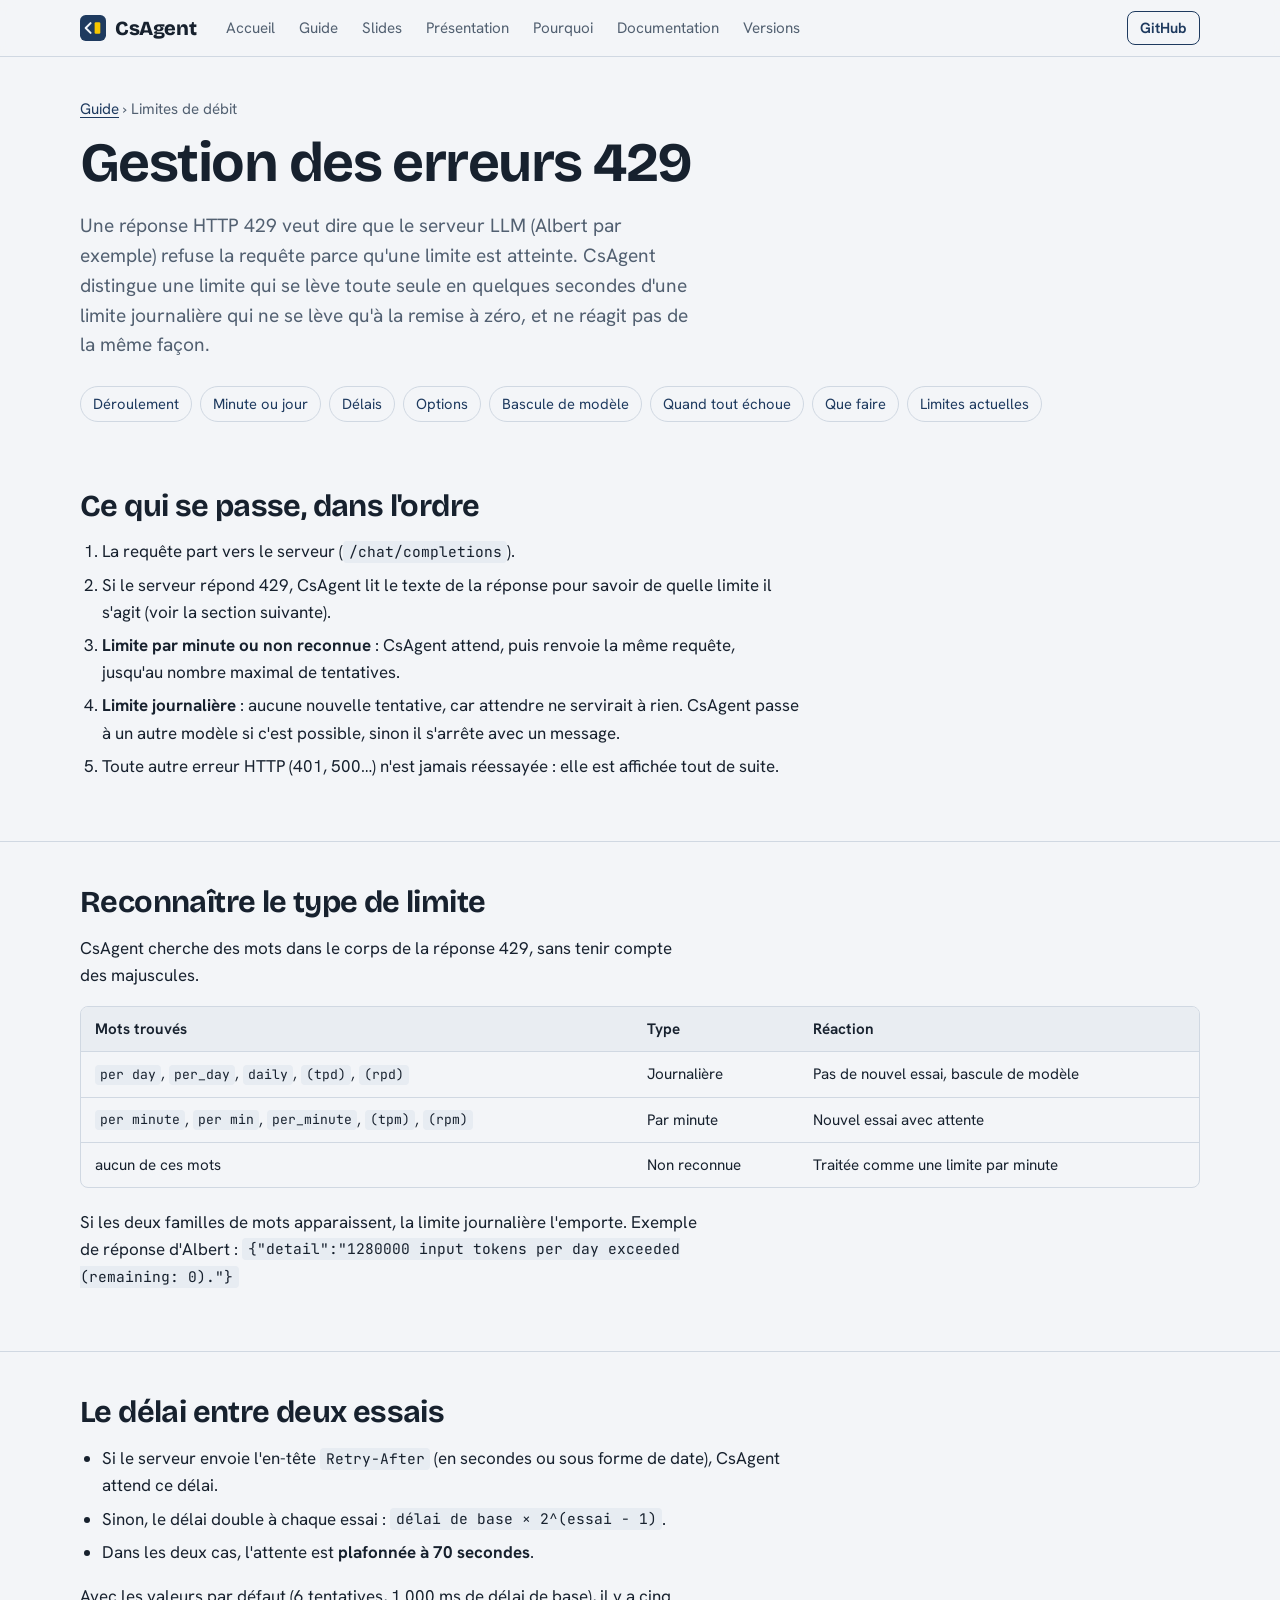
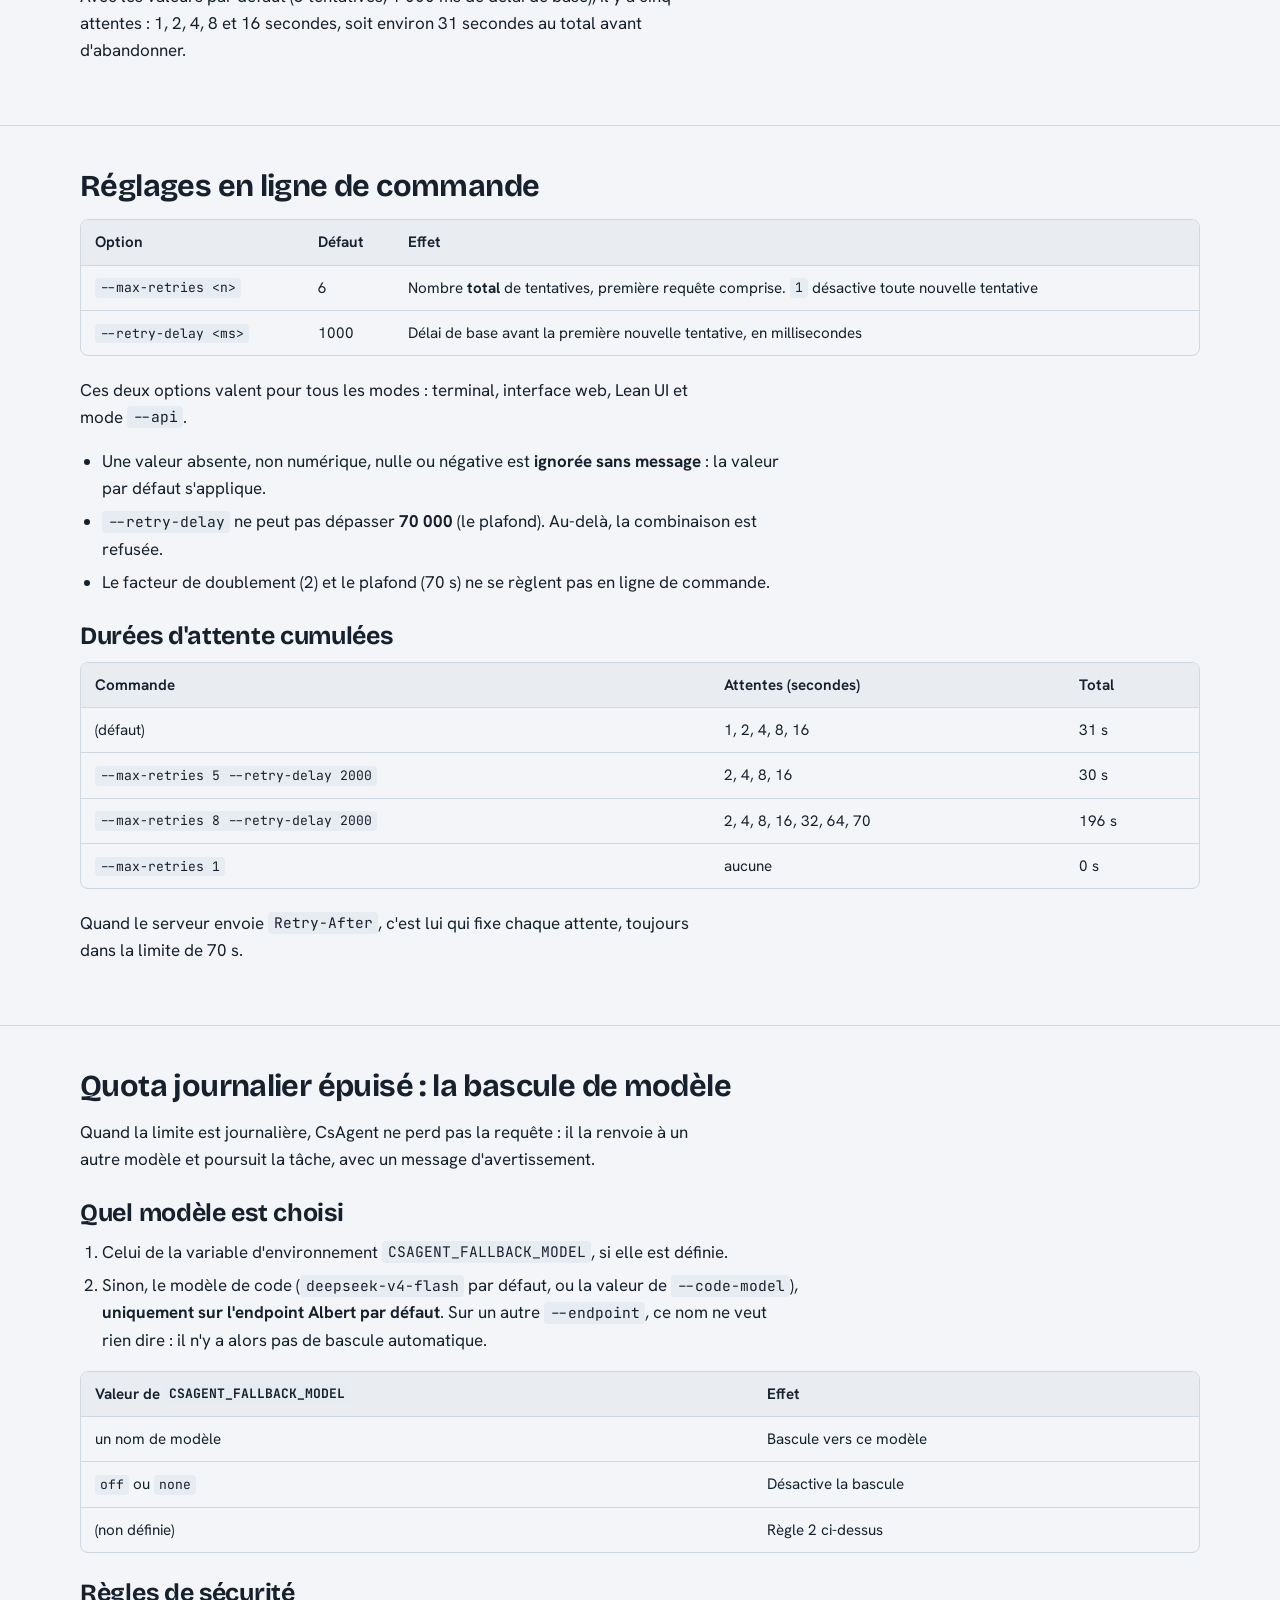
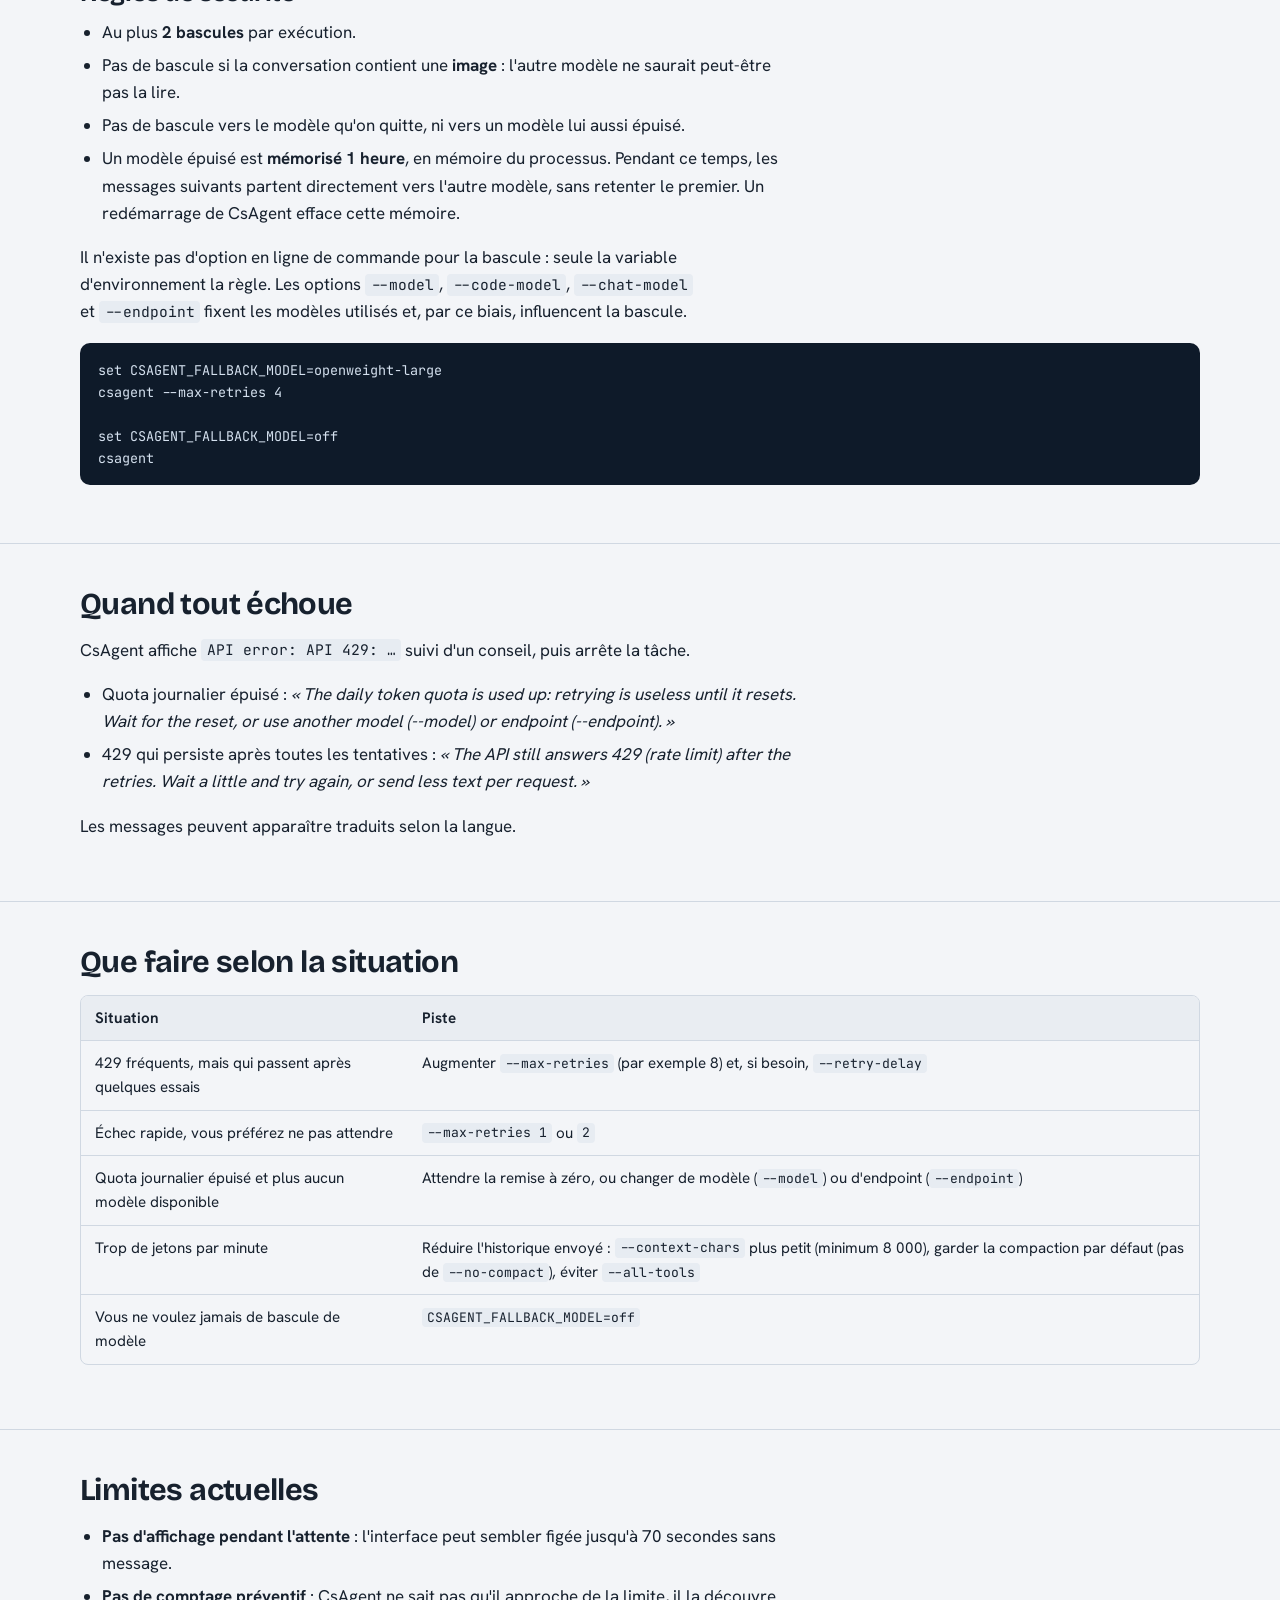
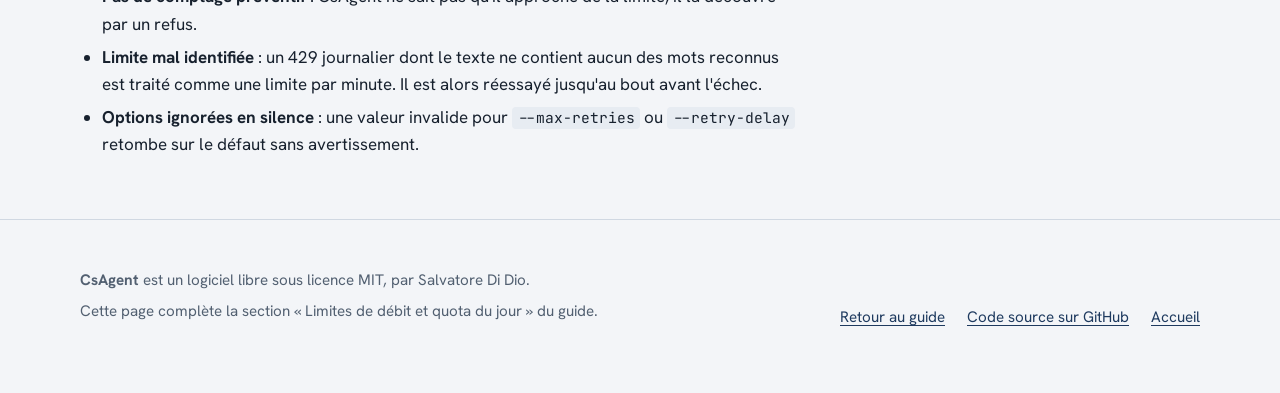
<file: docs/gestion-429.html>
<!doctype html>
<html lang="fr">
<head>
<meta charset="utf-8">
<meta name="viewport" content="width=device-width, initial-scale=1">
<title>CsAgent : gestion des erreurs 429</title>
<meta name="description" content="Comment CsAgent traite les erreurs 429 : limite par minute ou par jour, délais, options --max-retries et --retry-delay, bascule de modèle.">
<link rel="icon" href="assets/favicon.svg" type="image/svg+xml">
<style>
/* CsAgent site. One stylesheet, no framework, no external requests. */

@font-face { font-family: "Bricolage Grotesque"; src: url("assets/fonts/bricolage-grotesque-latin-wght-normal.woff2") format("woff2"); font-weight: 200 800; font-display: swap; }
@font-face { font-family: "Hanken Grotesk"; src: url("assets/fonts/hanken-grotesk-latin-wght-normal.woff2") format("woff2"); font-weight: 100 900; font-display: swap; }
@font-face { font-family: "JetBrains Mono"; src: url("assets/fonts/jetbrains-mono-latin-400-normal.woff2") format("woff2"); font-weight: 400; font-display: swap; }
@font-face { font-family: "JetBrains Mono"; src: url("assets/fonts/jetbrains-mono-latin-700-normal.woff2") format("woff2"); font-weight: 700; font-display: swap; }

:root {
  --paper: #f3f5f8;
  --paper-2: #e9edf2;
  --text: #17212e;
  --muted: #526071;
  --line: #d0d8e2;
  --ink: #1e3a5f;          /* bleu de travail */
  --ink-text: #ffffff;
  --link: #1e3a5f;
  --gate: #f7c600;         /* safety yellow: used only where the agent stops and asks */
  --gate-ink: #231b00;
  --focus: #1f6feb;
  --term-bg: #0e1a29;
  --term-bar: #14253a;
  --term-text: #d5e1ef;
  --term-dim: #7f94ab;
  --term-ok: #7bd3a0;
  --term-err: #f28b82;
  --term-call: #8fc1f2;
  --code-bg: #e7ecf2;
  --font-display: "Bricolage Grotesque", "Hanken Grotesk", system-ui, sans-serif;
  --font-body: "Hanken Grotesk", system-ui, -apple-system, "Segoe UI", sans-serif;
  --font-mono: "JetBrains Mono", ui-monospace, "Cascadia Code", Consolas, monospace;
  --gutter: 16px;
  --measure: 62ch;
}

@media (prefers-color-scheme: dark) {
  :root {
    --paper: #0c1622;
    --paper-2: #122033;
    --text: #e3ebf4;
    --muted: #9badc0;
    --line: #243348;
    --ink: #a9c8ee;
    --ink-text: #0c1622;
    --link: #a9c8ee;
    --term-bg: #07101a;
    --term-bar: #0e1c2d;
    --code-bg: #122033;
  }
}

@media (min-width: 720px) { :root { --gutter: 32px; } }

* { box-sizing: border-box; }
html { scroll-behavior: smooth; scroll-padding-top: 72px; -webkit-text-size-adjust: 100%; }
@media (prefers-reduced-motion: reduce) { html { scroll-behavior: auto; } }

body {
  margin: 0;
  background: var(--paper);
  color: var(--text);
  font-family: var(--font-body);
  font-size: 1.0625rem;
  line-height: 1.6;
  text-rendering: optimizeLegibility;
}

img { max-width: 100%; height: auto; display: block; }
a { color: var(--link); text-underline-offset: 0.18em; text-decoration-thickness: 1px; }
a:hover { text-decoration-thickness: 2px; }
:focus-visible { outline: 3px solid var(--focus); outline-offset: 2px; border-radius: 3px; }

.wrap { width: min(1120px, 100% - 2 * var(--gutter)); margin-inline: auto; }
.sr-only { position: absolute; width: 1px; height: 1px; overflow: hidden; clip: rect(0 0 0 0); white-space: nowrap; }
.skip { position: absolute; left: var(--gutter); top: -60px; background: var(--ink); color: var(--ink-text); padding: 8px 14px; border-radius: 6px; z-index: 20; }
.skip:focus { top: 8px; }

/* ---------- type ---------- */
h1, h2, h3 { font-family: var(--font-display); font-weight: 700; letter-spacing: -0.02em; line-height: 1.08; margin: 0; text-wrap: balance; }
h1 { font-size: clamp(2.15rem, 4.4vw, 3.45rem); line-height: 1.05; letter-spacing: -0.028em; }
h2 { font-size: clamp(1.85rem, 3.4vw, 2.7rem); }
h3 { font-size: clamp(1.25rem, 2vw, 1.55rem); letter-spacing: -0.012em; line-height: 1.2; }
p { margin: 0 0 1em; max-width: var(--measure); }
.lede { font-size: 1.2rem; line-height: 1.55; color: var(--muted); max-width: 56ch; }
code, kbd, pre { font-family: var(--font-mono); font-size: 0.86em; }
code { background: var(--code-bg); padding: 0.1em 0.38em; border-radius: 4px; white-space: nowrap; }
code.w, .pre code { white-space: normal; }
.muted { color: var(--muted); }

/* ---------- header ---------- */
.top { position: sticky; top: 0; z-index: 10; background: color-mix(in srgb, var(--paper) 88%, transparent); backdrop-filter: blur(8px); border-bottom: 1px solid var(--line); }
.top .wrap { display: flex; align-items: center; gap: 20px; min-height: 56px; }
.brand { font-family: var(--font-display); font-weight: 800; font-size: 1.25rem; letter-spacing: -0.02em; color: var(--text); text-decoration: none; display: inline-flex; align-items: center; gap: 9px; flex: none; }
.brand img { width: 26px; height: 26px; }
.top nav { display: flex; gap: 4px; overflow-x: auto; scrollbar-width: none; flex: 1; min-width: 0; }
.top nav::-webkit-scrollbar { display: none; }
.top nav a { color: var(--muted); text-decoration: none; padding: 8px 10px; border-radius: 6px; font-size: 0.95rem; white-space: nowrap; }
.top nav a:hover { color: var(--text); background: var(--paper-2); }
.top .gh { flex: none; font-size: 0.92rem; padding: 7px 12px; }

/* ---------- buttons ---------- */
.btn { display: inline-flex; align-items: center; gap: 8px; font: inherit; font-weight: 650; font-size: 1rem; padding: 12px 20px; border-radius: 8px; border: 2px solid var(--ink); background: var(--ink); color: var(--ink-text); text-decoration: none; cursor: pointer; line-height: 1.2; }
.btn:hover { filter: brightness(1.08); text-decoration: none; }
.btn.ghost { background: transparent; color: var(--ink); }
.btn.ghost:hover { background: var(--paper-2); filter: none; }
.btn.small { padding: 7px 12px; font-size: 0.92rem; border-width: 1.5px; }

/* ---------- hero ---------- */
.hero { padding: 48px 0 40px; }
.hero .wrap { display: grid; gap: 40px; align-items: center; }
@media (min-width: 980px) { .hero .wrap { grid-template-columns: minmax(0, 5fr) minmax(0, 6fr); gap: 56px; } .hero { padding: 72px 0 56px; } }
.hero h1 { margin-bottom: 22px; }
.hero .lede { margin-bottom: 28px; }
.cta { display: flex; flex-wrap: wrap; gap: 12px; margin-bottom: 22px; }
.fine { font-size: 0.95rem; color: var(--muted); max-width: 48ch; margin: 0; }

/* ---------- terminal ---------- */
.term { background: var(--term-bg); color: var(--term-text); border-radius: 12px; border: 1px solid color-mix(in srgb, var(--ink) 35%, transparent); overflow: hidden; box-shadow: 0 24px 48px -28px rgba(8, 20, 38, 0.55); }
.term-bar { background: var(--term-bar); padding: 9px 14px; font-family: var(--font-mono); font-size: 0.78rem; color: var(--term-dim); display: flex; justify-content: space-between; gap: 12px; }
.term-body { margin: 0; padding: 16px 16px 8px; font-family: var(--font-mono); font-size: 0.78rem; line-height: 1.55; height: 430px; overflow: auto; white-space: pre-wrap; word-break: break-word; tab-size: 4; scrollbar-width: thin; }
@media (min-width: 720px) { .term-body { font-size: 0.82rem; height: 470px; } }
.term-body .d { color: var(--term-dim); }
.term-body .u { color: #ffffff; font-weight: 700; }
.term-body .c { color: var(--term-call); }
.term-body .ok { color: var(--term-ok); }
.term-body .er { color: var(--term-err); }
.term-body .q { color: var(--gate); font-weight: 700; }
.caret::after { content: "\2588"; color: var(--term-dim); animation: blink 1.05s steps(1) infinite; margin-left: 1px; }
@keyframes blink { 50% { opacity: 0; } }
@media (prefers-reduced-motion: reduce) { .caret::after { animation: none; } }

.gate-bar { background: var(--gate); color: var(--gate-ink); padding: 12px 16px; display: none; align-items: center; justify-content: space-between; gap: 12px; flex-wrap: wrap; }
.gate-bar.on { display: flex; }
.gate-bar.waiting { animation: gate-pulse 1.8s ease-in-out 3; }
@keyframes gate-pulse { 0%, 100% { box-shadow: inset 0 0 0 0 rgba(35, 27, 0, 0); } 50% { box-shadow: inset 0 0 0 3px rgba(35, 27, 0, 0.45); } }
@media (prefers-reduced-motion: reduce) { .gate-bar.waiting { animation: none; } }
.gate-bar p { margin: 0; font-weight: 650; font-size: 0.95rem; max-width: none; }
.gate-bar .opts { display: flex; gap: 8px; }
.gate-btn { font: inherit; font-weight: 700; font-size: 0.95rem; padding: 8px 16px; border-radius: 6px; border: 2px solid var(--gate-ink); cursor: pointer; background: var(--gate-ink); color: var(--gate); line-height: 1.2; }
.gate-btn.no { background: transparent; color: var(--gate-ink); }
.gate-btn:focus-visible { outline-color: #ffffff; outline-offset: 2px; }
.replay { display: none; background: var(--term-bar); padding: 10px 16px; align-items: center; justify-content: space-between; gap: 12px; font-size: 0.9rem; color: var(--term-dim); }
.replay.on { display: flex; }
.replay button { font: inherit; font-weight: 650; background: transparent; color: var(--term-text); border: 1.5px solid var(--term-dim); padding: 6px 12px; border-radius: 6px; cursor: pointer; }
.replay button:hover { border-color: var(--term-text); }
.term-note { font-size: 0.88rem; color: var(--muted); margin: 14px 0 0; max-width: 60ch; }

/* ---------- sections ---------- */
section { padding: 72px 0; }
section + section { border-top: 1px solid var(--line); }
.sec-head { margin-bottom: 40px; display: grid; gap: 16px; }
.sec-head .lede { margin: 0; }

.glance { display: grid; gap: 0 40px; grid-template-columns: 1fr; }
@media (min-width: 720px) { .glance { grid-template-columns: repeat(2, 1fr); } }
@media (min-width: 1000px) { .glance { grid-template-columns: repeat(4, 1fr); } }
.glance > div { border-top: 2px solid var(--ink); padding: 14px 0 28px; }
.glance > div.ask { border-top-color: var(--gate); }
.glance h3 { font-size: 1.2rem; margin-bottom: 8px; }
.glance p { color: var(--muted); font-size: 0.98rem; margin: 0; }
.glance a { color: inherit; text-decoration: none; }
.glance a:hover h3 { text-decoration: underline; text-decoration-thickness: 2px; }

/* flow diagram (html, so it reflows on phones) */
.flow { list-style: none; margin: 0; padding: 0; display: grid; gap: 0; grid-template-columns: 1fr; }
@media (min-width: 900px) { .flow { grid-template-columns: 1fr 1.25fr 1.7fr 1fr; } }
.flow > li { position: relative; padding: 20px 20px 22px; background: var(--paper-2); }
.flow > li + li { margin-top: 28px; }
@media (min-width: 900px) { .flow > li + li { margin-top: 0; margin-left: 28px; } }
.flow > li + li::before { content: ""; position: absolute; background: var(--ink); }
.flow > li + li::before { left: 24px; top: -28px; width: 2px; height: 28px; }
.flow > li + li::after { content: ""; position: absolute; left: 19px; top: -9px; border: 6px solid transparent; border-top: 8px solid var(--ink); border-bottom: 0; }
@media (min-width: 900px) {
  .flow > li + li::before { left: -28px; top: 30px; width: 28px; height: 2px; }
  .flow > li + li::after { left: -10px; top: 24px; border: 6px solid transparent; border-left: 8px solid var(--ink); border-right: 0; }
}
.flow > li.gate { background: var(--gate); color: var(--gate-ink); }
.flow h3 { font-size: 1.1rem; margin-bottom: 6px; }
.flow p { font-size: 0.95rem; margin: 0; max-width: none; }
.flow ul { margin: 8px 0 0; padding-left: 1.1em; font-size: 0.95rem; }
.flow > li.gate p, .flow > li.gate ul { color: var(--gate-ink); }
.loop { margin-top: 14px; border-left: 2px solid var(--ink); padding: 4px 0 4px 16px; color: var(--muted); font-size: 0.97rem; max-width: 80ch; }

/* two-column */
.split { display: grid; gap: 28px 56px; align-items: start; }
@media (min-width: 900px) { .split { grid-template-columns: repeat(2, minmax(0, 1fr)); } .split.wide-left { grid-template-columns: 7fr 5fr; } .split.wide-right { grid-template-columns: 5fr 7fr; } }
.block { margin-top: 64px; }
.block > h3 { margin-bottom: 0; }
.split h3 + *, .block h3 + *, .start-steps h3 + * { margin-top: 12px; }

figure { margin: 0; }
figure img { border-radius: 10px; border: 1px solid var(--line); background: var(--term-bg); }
figcaption { font-size: 0.92rem; color: var(--muted); margin-top: 10px; max-width: 60ch; }
.shots { display: grid; gap: 28px; }
@media (min-width: 900px) { .shots { grid-template-columns: repeat(2, minmax(0, 1fr)); } }

.cmd { font-family: var(--font-mono); font-size: 0.9rem; background: var(--term-bg); color: var(--term-text); padding: 4px 10px; border-radius: 6px; display: inline-block; }

/* prompts list */
.prompts { margin: 0; padding: 0; list-style: none; }
.prompts li { display: grid; gap: 6px 32px; padding: 18px 0; border-top: 1px solid var(--line); }
.prompts li:last-child { border-bottom: 1px solid var(--line); }
@media (min-width: 820px) { .prompts li { grid-template-columns: 5fr 6fr; } }
.prompts q { font-family: var(--font-display); font-weight: 600; font-size: 1.2rem; line-height: 1.3; letter-spacing: -0.01em; quotes: "\00AB\00A0" "\00A0\00BB"; }
.prompts span { color: var(--muted); font-size: 0.98rem; }

/* voice */
.chunks { display: flex; gap: 4px; align-items: flex-end; height: 56px; margin-bottom: 8px; }
.chunks i { flex: 1; background: var(--ink); border-radius: 2px; opacity: 0.88; }
.chunks-label { display: flex; justify-content: space-between; font-size: 0.85rem; color: var(--muted); margin-bottom: 20px; }
.outcome { display: grid; gap: 10px; grid-template-columns: 1fr 1fr; }
.outcome div { border: 1.5px solid var(--line); border-radius: 8px; padding: 12px 14px; font-size: 0.93rem; }
.outcome b { display: block; font-family: var(--font-display); font-size: 1.02rem; margin-bottom: 3px; }
.outcome span { color: var(--muted); }

/* memory visual */
.pre { background: var(--term-bg); color: var(--term-text); border-radius: 10px; padding: 16px 18px; font-family: var(--font-mono); font-size: 0.84rem; line-height: 1.65; overflow-x: auto; margin: 0; white-space: pre; }
.pre .d { color: var(--term-dim); }
.pre .c { color: var(--term-call); }
.pre .ok { color: var(--term-ok); }
.pre .er { color: var(--term-err); }
.pre .q { color: var(--gate); }
.pre-wrap { position: relative; }
.copy { position: absolute; top: 8px; right: 8px; font: inherit; font-size: 0.78rem; font-weight: 650; color: var(--term-text); background: var(--term-bar); border: 1px solid var(--term-dim); border-radius: 5px; padding: 3px 9px; cursor: pointer; opacity: 0.9; }
.copy:hover { opacity: 1; border-color: var(--term-text); }
.lists { display: grid; grid-template-columns: 1fr 1fr; gap: 0; border: 1px solid var(--line); border-radius: 10px; overflow: hidden; }
.lists div { padding: 14px 16px; border-bottom: 1px solid var(--line); }
.lists div:nth-child(odd) { border-right: 1px solid var(--line); }
.lists div:nth-last-child(-n+2) { border-bottom: 0; }
.lists b { display: block; font-family: var(--font-display); margin-bottom: 4px; }
.lists span { color: var(--muted); font-size: 0.93rem; line-height: 1.45; display: block; }

/* dials */
.dials { margin: 0; display: grid; gap: 0; }
.dials div { display: grid; gap: 4px 24px; padding: 14px 0; border-top: 1px solid var(--line); }
.dials div:last-child { border-bottom: 1px solid var(--line); }
@media (min-width: 720px) { .dials div { grid-template-columns: 190px 1fr; } }
.dials dt { font-family: var(--font-mono); font-size: 0.9rem; font-weight: 700; }
.dials dd { margin: 0; color: var(--muted); }

/* safety */
#safety { background: var(--paper-2); }
#safety .sec-head h2::before { content: ""; display: block; width: 72px; height: 10px; background: var(--gate); margin-bottom: 20px; border-radius: 2px; }
.layers { margin: 0; padding: 0; list-style: none; display: grid; gap: 0; }
.layers li { display: grid; gap: 4px 32px; padding: 20px 0 20px 22px; border-top: 1px solid var(--line); }
.layers li:last-child { border-bottom: 1px solid var(--line); }
@media (min-width: 820px) { .layers li { grid-template-columns: 230px 1fr; } }
.layers h3 { font-size: 1.2rem; }
.layers li.asks { background: linear-gradient(var(--gate), var(--gate)) left top / 8px 100% no-repeat; }
.layers p { margin: 0; color: var(--muted); max-width: 70ch; }
.layers p code { color: var(--text); }
.callout { margin-top: 36px; border: 2px solid var(--text); border-radius: 10px; padding: 20px 24px; max-width: 78ch; background: var(--paper); }
.callout h3 { margin-bottom: 8px; font-size: 1.2rem; }
.callout p:last-child { margin-bottom: 0; }

/* dev */
.events { width: 100%; border-collapse: collapse; font-size: 0.95rem; }
.events th, .events td { text-align: left; padding: 9px 12px 9px 0; border-top: 1px solid var(--line); vertical-align: top; }
.events th { font-family: var(--font-mono); font-weight: 700; font-size: 0.86rem; white-space: nowrap; }
.events td { color: var(--muted); }
.events tr:last-child th, .events tr:last-child td { border-bottom: 1px solid var(--line); }
.steps { list-style: none; margin: 0; padding: 0; counter-reset: s; display: grid; gap: 14px; }
.steps li { counter-increment: s; display: grid; grid-template-columns: 34px 1fr; gap: 12px; align-items: baseline; max-width: 70ch; }
.steps li::before { content: counter(s); font-family: var(--font-display); font-weight: 800; font-size: 1.1rem; width: 28px; height: 28px; border-radius: 50%; background: var(--ink); color: var(--ink-text); display: grid; place-items: center; align-self: start; margin-top: 1px; }
.catalog { display: grid; gap: 22px 40px; }
@media (min-width: 720px) { .catalog { grid-template-columns: repeat(2, 1fr); } }
@media (min-width: 1000px) { .catalog { grid-template-columns: repeat(3, 1fr); } }
.catalog h3 { font-size: 1.05rem; margin-bottom: 8px; }
.chips { display: flex; flex-wrap: wrap; gap: 6px; margin: 0; padding: 0; list-style: none; }
.chips li { font-family: var(--font-mono); font-size: 0.78rem; padding: 3px 8px; border: 1px solid var(--line); border-radius: 5px; background: var(--paper); }
.chips li.ask { border-left: 5px solid var(--gate); }
.chips li.win::after { content: " (Windows)"; color: var(--muted); font-family: var(--font-body); font-size: 0.74rem; }
.legend { font-size: 0.9rem; color: var(--muted); margin-top: 18px; display: flex; align-items: center; gap: 8px; max-width: none; }
.legend i { display: inline-block; width: 5px; height: 16px; background: var(--gate); border-radius: 1px; }
.facts { margin: 0; padding: 0; list-style: none; display: grid; gap: 10px; max-width: 64ch; }
.facts li { padding-left: 18px; position: relative; }
.facts li::before { content: ""; position: absolute; left: 0; top: 0.7em; width: 8px; height: 2px; background: var(--ink); }

/* get started */
.tabs { display: flex; gap: 6px; margin-bottom: 14px; flex-wrap: wrap; }
.tabs button { font: inherit; font-weight: 650; font-size: 0.95rem; padding: 7px 14px; border-radius: 999px; border: 1.5px solid var(--line); background: transparent; color: var(--muted); cursor: pointer; }
.tabs button[aria-pressed="true"] { background: var(--ink); color: var(--ink-text); border-color: var(--ink); }
.start-steps { display: grid; gap: 32px; max-width: 760px; }
.start-steps h3 { font-size: 1.3rem; }
.start-steps p { max-width: 64ch; }

/* status */
.limits { margin: 0; padding: 0; list-style: none; display: grid; gap: 12px; max-width: 72ch; }
.limits li { padding: 12px 0 12px 0; border-top: 1px solid var(--line); }
.limits li:last-child { border-bottom: 1px solid var(--line); }

footer { padding: 48px 0 64px; border-top: 1px solid var(--line); color: var(--muted); font-size: 0.95rem; }
footer .wrap { display: grid; gap: 24px; }
@media (min-width: 820px) { footer .wrap { grid-template-columns: 1fr auto; align-items: end; } }
footer ul { list-style: none; margin: 0; padding: 0; display: flex; flex-wrap: wrap; gap: 6px 22px; }
footer p { margin: 0 0 6px; max-width: 60ch; }

/* grid children must be allowed to shrink, or wide code blocks stretch the page on phones */
.hero .wrap > *, .split > *, .shots > *, .catalog > *, .start-steps > * { min-width: 0; }
.pre-wrap { min-width: 0; max-width: 100%; }
.pre { max-width: 100%; }

.views { font-size: 0.88rem; margin-top: 14px; }
.views strong { color: var(--text); font-variant-numeric: tabular-nums; }

</style>
<style>
  .doc-intro { padding: 40px 0 24px; }
  .doc-intro h1 { margin-bottom: 18px; }
  .crumb { color: var(--muted); font-size: 0.95rem; margin: 0 0 14px; }
  .doc-toc { display: flex; flex-wrap: wrap; gap: 8px; margin: 26px 0 0; padding: 0; list-style: none; }
  .doc-toc a { display: inline-block; padding: 5px 12px; border: 1px solid var(--line); border-radius: 999px; text-decoration: none; font-size: 0.92rem; }
  .doc-toc a:hover { background: var(--paper-2); }
  section { padding: 44px 0; }
  .doc h2 { font-size: clamp(1.45rem, 2.4vw, 1.9rem); margin: 0 0 16px; }
  .doc h3 { margin: 26px 0 10px; }
  .doc ul, .doc ol { margin: 0 0 1em; padding-left: 1.3em; max-width: 72ch; }
  .doc li { margin: 0 0 6px; }
  .doc p, .doc li { overflow-wrap: anywhere; }
  .doc code { white-space: normal; }
  .tw { overflow-x: auto; margin: 0 0 1.2em; border: 1px solid var(--line); border-radius: 8px; }
  .tw table { border-collapse: collapse; width: 100%; font-size: 0.95rem; }
  .tw th, .tw td { text-align: left; vertical-align: top; padding: 10px 14px; border-bottom: 1px solid var(--line); }
  .tw tr:last-child td { border-bottom: 0; }
  .tw th { font-weight: 650; background: var(--paper-2); white-space: nowrap; }
  .tw td:first-child { min-width: 11rem; }
  .doc .pre { margin: 0 0 1em; }
</style>
</head>
<body>
<a class="skip" href="#main">Aller au contenu</a>

<header class="top">
  <div class="wrap">
    <a class="brand" href="index.html"><img src="assets/favicon.svg" alt="" width="26" height="26">CsAgent</a>
    <nav aria-label="Pages">
      <a href="index.html">Accueil</a>
      <a href="guide-csagent.html">Guide</a>
      <a href="slides.html">Slides</a>
      <a href="presentation.html">Présentation</a>
      <a href="pourquoi-utiliser.html">Pourquoi</a>
      <a href="documentation.html">Documentation</a>
      <a href="releases.html">Versions</a>
    </nav>
    <a class="btn ghost gh small" href="https://github.com/artydev/csagent">GitHub</a>
  </div>
</header>

<main id="main">
<div class="doc-intro">
  <div class="wrap">
    <p class="crumb"><a href="guide-csagent.html">Guide</a> › Limites de débit</p>
    <h1>Gestion des erreurs 429</h1>
    <p class="lede">Une réponse HTTP 429 veut dire que le serveur LLM (Albert par exemple) refuse la requête parce qu'une limite est atteinte. CsAgent distingue une limite qui se lève toute seule en quelques secondes d'une limite journalière qui ne se lève qu'à la remise à zéro, et ne réagit pas de la même façon.</p>
    <ul class="doc-toc">
      <li><a href="#deroulement">Déroulement</a></li>
      <li><a href="#types">Minute ou jour</a></li>
      <li><a href="#delais">Délais</a></li>
      <li><a href="#options">Options</a></li>
      <li><a href="#bascule">Bascule de modèle</a></li>
      <li><a href="#echec">Quand tout échoue</a></li>
      <li><a href="#situations">Que faire</a></li>
      <li><a href="#limites">Limites actuelles</a></li>
    </ul>
  </div>
</div>

<section id="deroulement">
  <div class="wrap doc">
    <h2>Ce qui se passe, dans l'ordre</h2>
    <ol>
      <li>La requête part vers le serveur (<code>/chat/completions</code>).</li>
      <li>Si le serveur répond 429, CsAgent lit le texte de la réponse pour savoir de quelle limite il s'agit (voir la section suivante).</li>
      <li><strong>Limite par minute ou non reconnue</strong> : CsAgent attend, puis renvoie la même requête, jusqu'au nombre maximal de tentatives.</li>
      <li><strong>Limite journalière</strong> : aucune nouvelle tentative, car attendre ne servirait à rien. CsAgent passe à un autre modèle si c'est possible, sinon il s'arrête avec un message.</li>
      <li>Toute autre erreur HTTP (401, 500…) n'est jamais réessayée : elle est affichée tout de suite.</li>
    </ol>
  </div>
</section>

<section id="types">
  <div class="wrap doc">
    <h2>Reconnaître le type de limite</h2>
    <p>CsAgent cherche des mots dans le corps de la réponse 429, sans tenir compte des majuscules.</p>
    <div class="tw"><table>
      <thead><tr><th>Mots trouvés</th><th>Type</th><th>Réaction</th></tr></thead>
      <tbody>
        <tr><td><code>per day</code>, <code>per_day</code>, <code>daily</code>, <code>(tpd)</code>, <code>(rpd)</code></td><td>Journalière</td><td>Pas de nouvel essai, bascule de modèle</td></tr>
        <tr><td><code>per minute</code>, <code>per min</code>, <code>per_minute</code>, <code>(tpm)</code>, <code>(rpm)</code></td><td>Par minute</td><td>Nouvel essai avec attente</td></tr>
        <tr><td>aucun de ces mots</td><td>Non reconnue</td><td>Traitée comme une limite par minute</td></tr>
      </tbody>
    </table></div>
    <p>Si les deux familles de mots apparaissent, la limite journalière l'emporte. Exemple de réponse d'Albert : <code class="w">{"detail":"1280000 input tokens per day exceeded (remaining: 0)."}</code></p>
  </div>
</section>

<section id="delais">
  <div class="wrap doc">
    <h2>Le délai entre deux essais</h2>
    <ul>
      <li>Si le serveur envoie l'en-tête <code>Retry-After</code> (en secondes ou sous forme de date), CsAgent attend ce délai.</li>
      <li>Sinon, le délai double à chaque essai : <code>délai de base × 2^(essai − 1)</code>.</li>
      <li>Dans les deux cas, l'attente est <strong>plafonnée à 70 secondes</strong>.</li>
    </ul>
    <p>Avec les valeurs par défaut (6 tentatives, 1 000 ms de délai de base), il y a cinq attentes : 1, 2, 4, 8 et 16 secondes, soit environ 31 secondes au total avant d'abandonner.</p>
  </div>
</section>

<section id="options">
  <div class="wrap doc">
    <h2>Réglages en ligne de commande</h2>
    <div class="tw"><table>
      <thead><tr><th>Option</th><th>Défaut</th><th>Effet</th></tr></thead>
      <tbody>
        <tr><td><code>--max-retries &lt;n&gt;</code></td><td>6</td><td>Nombre <strong>total</strong> de tentatives, première requête comprise. <code>1</code> désactive toute nouvelle tentative</td></tr>
        <tr><td><code>--retry-delay &lt;ms&gt;</code></td><td>1000</td><td>Délai de base avant la première nouvelle tentative, en millisecondes</td></tr>
      </tbody>
    </table></div>
    <p>Ces deux options valent pour tous les modes : terminal, interface web, Lean UI et mode <code>--api</code>.</p>
    <ul>
      <li>Une valeur absente, non numérique, nulle ou négative est <strong>ignorée sans message</strong> : la valeur par défaut s'applique.</li>
      <li><code>--retry-delay</code> ne peut pas dépasser <strong>70 000</strong> (le plafond). Au-delà, la combinaison est refusée.</li>
      <li>Le facteur de doublement (2) et le plafond (70 s) ne se règlent pas en ligne de commande.</li>
    </ul>
    <h3>Durées d'attente cumulées</h3>
    <div class="tw"><table>
      <thead><tr><th>Commande</th><th>Attentes (secondes)</th><th>Total</th></tr></thead>
      <tbody>
        <tr><td>(défaut)</td><td>1, 2, 4, 8, 16</td><td>31 s</td></tr>
        <tr><td><code>--max-retries 5 --retry-delay 2000</code></td><td>2, 4, 8, 16</td><td>30 s</td></tr>
        <tr><td><code>--max-retries 8 --retry-delay 2000</code></td><td>2, 4, 8, 16, 32, 64, 70</td><td>196 s</td></tr>
        <tr><td><code>--max-retries 1</code></td><td>aucune</td><td>0 s</td></tr>
      </tbody>
    </table></div>
    <p>Quand le serveur envoie <code>Retry-After</code>, c'est lui qui fixe chaque attente, toujours dans la limite de 70 s.</p>
  </div>
</section>

<section id="bascule">
  <div class="wrap doc">
    <h2>Quota journalier épuisé : la bascule de modèle</h2>
    <p>Quand la limite est journalière, CsAgent ne perd pas la requête : il la renvoie à un autre modèle et poursuit la tâche, avec un message d'avertissement.</p>
    <h3>Quel modèle est choisi</h3>
    <ol>
      <li>Celui de la variable d'environnement <code>CSAGENT_FALLBACK_MODEL</code>, si elle est définie.</li>
      <li>Sinon, le modèle de code (<code>deepseek-v4-flash</code> par défaut, ou la valeur de <code>--code-model</code>), <strong>uniquement sur l'endpoint Albert par défaut</strong>. Sur un autre <code>--endpoint</code>, ce nom ne veut rien dire : il n'y a alors pas de bascule automatique.</li>
    </ol>
    <div class="tw"><table>
      <thead><tr><th>Valeur de <code>CSAGENT_FALLBACK_MODEL</code></th><th>Effet</th></tr></thead>
      <tbody>
        <tr><td>un nom de modèle</td><td>Bascule vers ce modèle</td></tr>
        <tr><td><code>off</code> ou <code>none</code></td><td>Désactive la bascule</td></tr>
        <tr><td>(non définie)</td><td>Règle 2 ci-dessus</td></tr>
      </tbody>
    </table></div>
    <h3>Règles de sécurité</h3>
    <ul>
      <li>Au plus <strong>2 bascules</strong> par exécution.</li>
      <li>Pas de bascule si la conversation contient une <strong>image</strong> : l'autre modèle ne saurait peut-être pas la lire.</li>
      <li>Pas de bascule vers le modèle qu'on quitte, ni vers un modèle lui aussi épuisé.</li>
      <li>Un modèle épuisé est <strong>mémorisé 1 heure</strong>, en mémoire du processus. Pendant ce temps, les messages suivants partent directement vers l'autre modèle, sans retenter le premier. Un redémarrage de CsAgent efface cette mémoire.</li>
    </ul>
    <p>Il n'existe pas d'option en ligne de commande pour la bascule : seule la variable d'environnement la règle. Les options <code>--model</code>, <code>--code-model</code>, <code>--chat-model</code> et <code>--endpoint</code> fixent les modèles utilisés et, par ce biais, influencent la bascule.</p>
    <div class="pre-wrap"><pre class="pre">set CSAGENT_FALLBACK_MODEL=openweight-large
csagent --max-retries 4

set CSAGENT_FALLBACK_MODEL=off
csagent</pre></div>
  </div>
</section>

<section id="echec">
  <div class="wrap doc">
    <h2>Quand tout échoue</h2>
    <p>CsAgent affiche <code class="w">API error: API 429: …</code> suivi d'un conseil, puis arrête la tâche.</p>
    <ul>
      <li>Quota journalier épuisé : <em>« The daily token quota is used up: retrying is useless until it resets. Wait for the reset, or use another model (--model) or endpoint (--endpoint). »</em></li>
      <li>429 qui persiste après toutes les tentatives : <em>« The API still answers 429 (rate limit) after the retries. Wait a little and try again, or send less text per request. »</em></li>
    </ul>
    <p>Les messages peuvent apparaître traduits selon la langue.</p>
  </div>
</section>

<section id="situations">
  <div class="wrap doc">
    <h2>Que faire selon la situation</h2>
    <div class="tw"><table>
      <thead><tr><th>Situation</th><th>Piste</th></tr></thead>
      <tbody>
        <tr><td>429 fréquents, mais qui passent après quelques essais</td><td>Augmenter <code>--max-retries</code> (par exemple 8) et, si besoin, <code>--retry-delay</code></td></tr>
        <tr><td>Échec rapide, vous préférez ne pas attendre</td><td><code>--max-retries 1</code> ou <code>2</code></td></tr>
        <tr><td>Quota journalier épuisé et plus aucun modèle disponible</td><td>Attendre la remise à zéro, ou changer de modèle (<code>--model</code>) ou d'endpoint (<code>--endpoint</code>)</td></tr>
        <tr><td>Trop de jetons par minute</td><td>Réduire l'historique envoyé : <code>--context-chars</code> plus petit (minimum 8 000), garder la compaction par défaut (pas de <code>--no-compact</code>), éviter <code>--all-tools</code></td></tr>
        <tr><td>Vous ne voulez jamais de bascule de modèle</td><td><code>CSAGENT_FALLBACK_MODEL=off</code></td></tr>
      </tbody>
    </table></div>
  </div>
</section>

<section id="limites">
  <div class="wrap doc">
    <h2>Limites actuelles</h2>
    <ul>
      <li><strong>Pas d'affichage pendant l'attente</strong> : l'interface peut sembler figée jusqu'à 70 secondes sans message.</li>
      <li><strong>Pas de comptage préventif</strong> : CsAgent ne sait pas qu'il approche de la limite, il la découvre par un refus.</li>
      <li><strong>Limite mal identifiée</strong> : un 429 journalier dont le texte ne contient aucun des mots reconnus est traité comme une limite par minute. Il est alors réessayé jusqu'au bout avant l'échec.</li>
      <li><strong>Options ignorées en silence</strong> : une valeur invalide pour <code>--max-retries</code> ou <code>--retry-delay</code> retombe sur le défaut sans avertissement.</li>
    </ul>
  </div>
</section>
</main>

<footer>
  <div class="wrap">
    <div>
      <p><strong>CsAgent</strong> est un logiciel libre sous licence MIT, par Salvatore Di Dio.</p>
      <p>Cette page complète la section « Limites de débit et quota du jour » du guide.</p>
    </div>
    <ul>
      <li><a href="guide-csagent.html#limites-api">Retour au guide</a></li>
      <li><a href="https://github.com/artydev/csagent">Code source sur GitHub</a></li>
      <li><a href="index.html">Accueil</a></li>
    </ul>
  </div>
</footer>
</body>
</html>
</file>
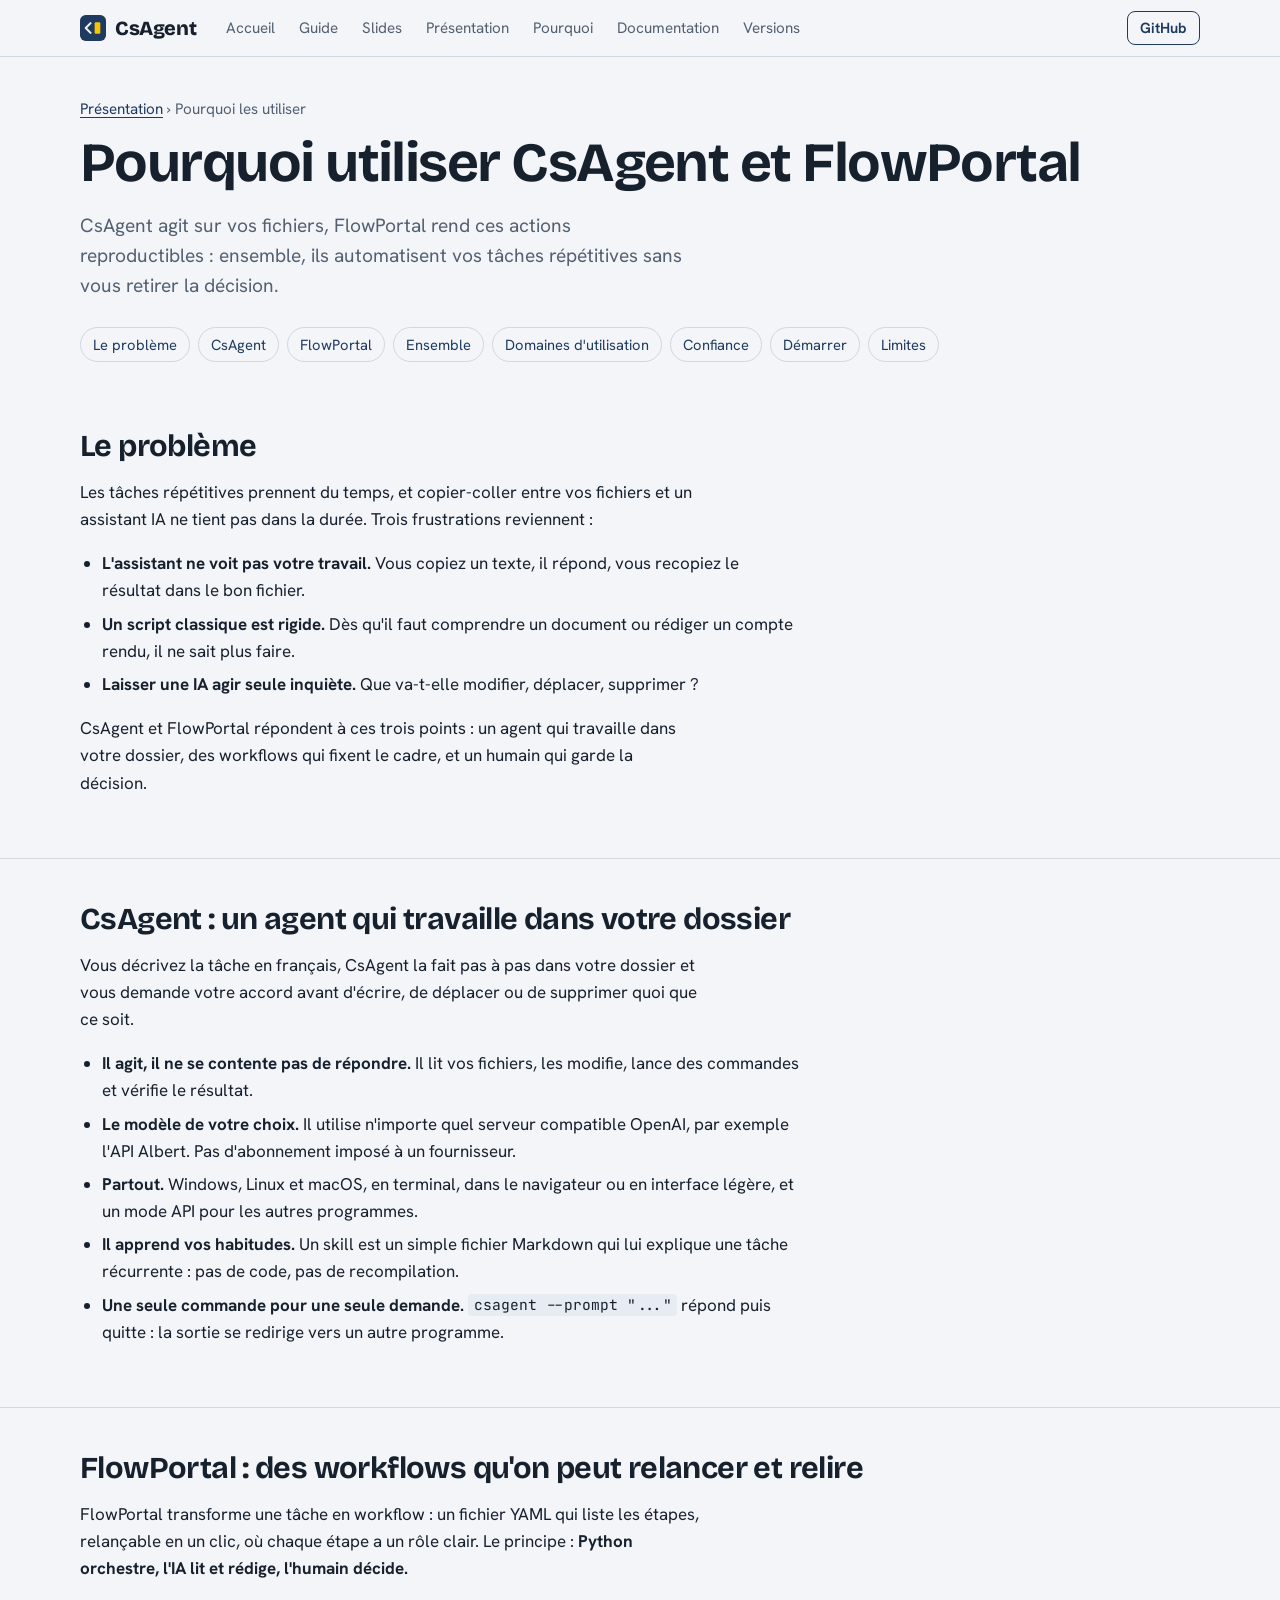
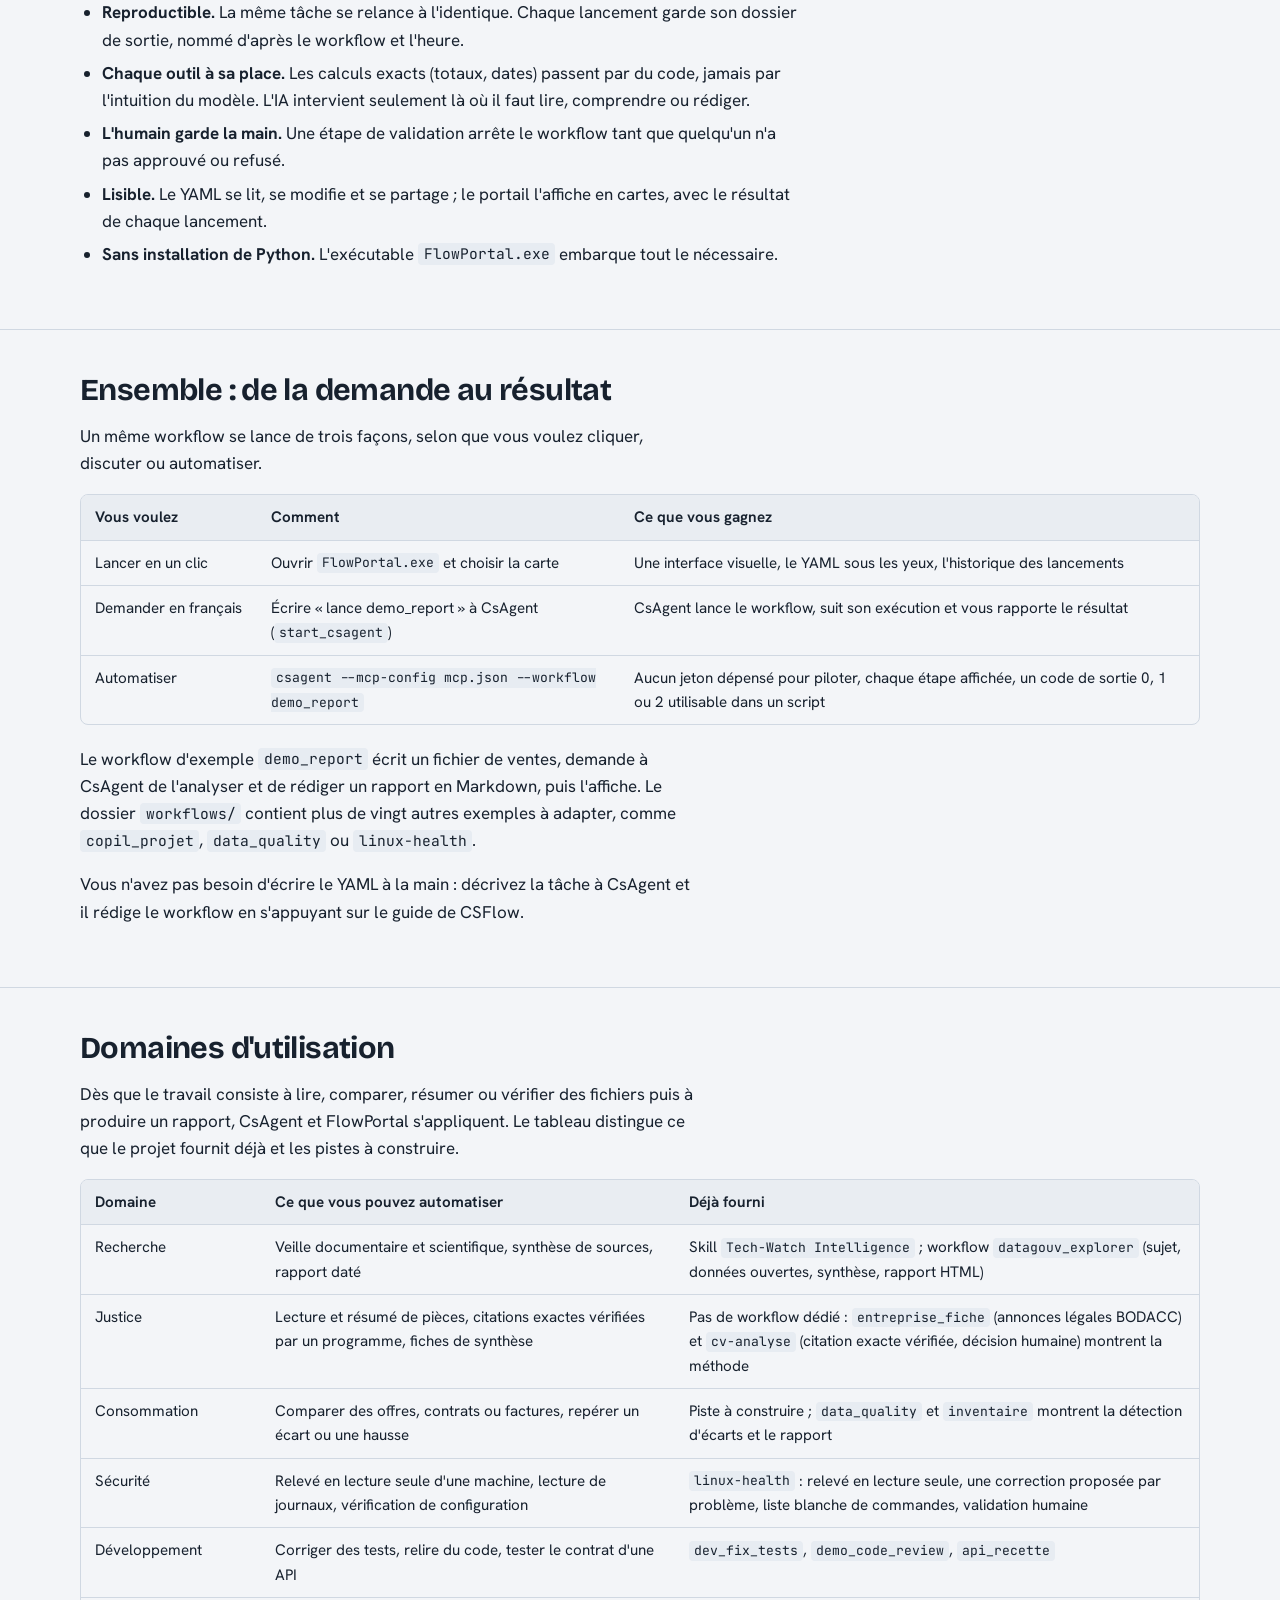
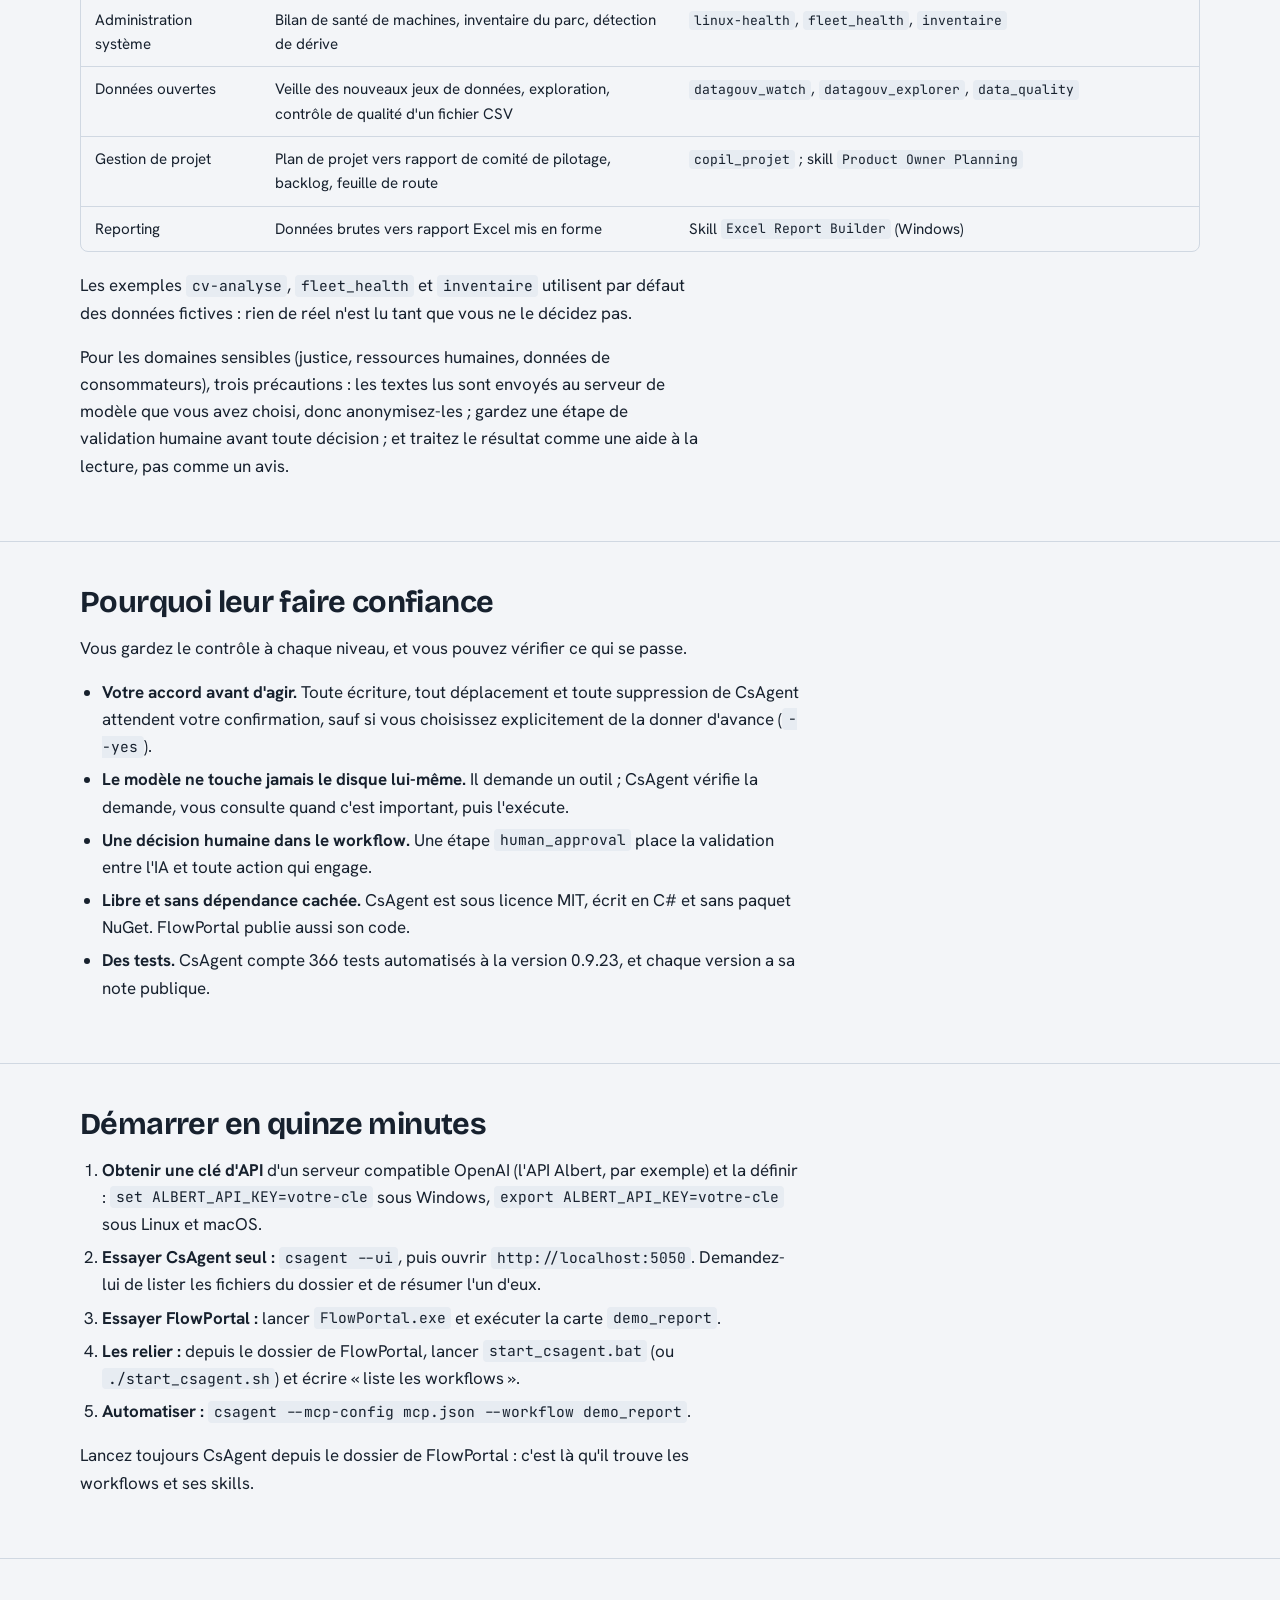
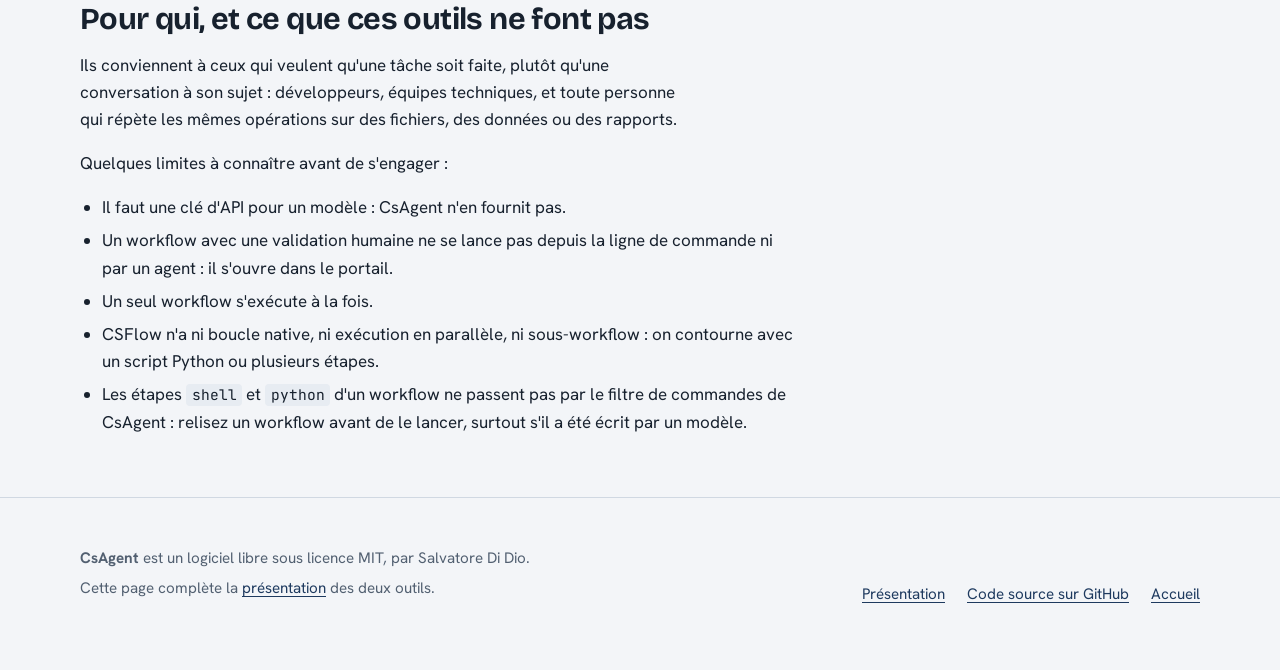
<file: docs/pourquoi-utiliser.html>
<!doctype html>
<html lang="fr">
<head>
<meta charset="utf-8">
<meta name="viewport" content="width=device-width, initial-scale=1">
<title>Pourquoi utiliser CsAgent et FlowPortal</title>
<meta name="description" content="Pourquoi utiliser CsAgent et FlowPortal : le problème, ce que chaque outil apporte, des exemples concrets, les domaines d'utilisation, la confiance et les limites.">
<link rel="icon" href="assets/favicon.svg" type="image/svg+xml">
<style>
/* CsAgent site. One stylesheet, no framework, no external requests. */

@font-face { font-family: "Bricolage Grotesque"; src: url("assets/fonts/bricolage-grotesque-latin-wght-normal.woff2") format("woff2"); font-weight: 200 800; font-display: swap; }
@font-face { font-family: "Hanken Grotesk"; src: url("assets/fonts/hanken-grotesk-latin-wght-normal.woff2") format("woff2"); font-weight: 100 900; font-display: swap; }
@font-face { font-family: "JetBrains Mono"; src: url("assets/fonts/jetbrains-mono-latin-400-normal.woff2") format("woff2"); font-weight: 400; font-display: swap; }
@font-face { font-family: "JetBrains Mono"; src: url("assets/fonts/jetbrains-mono-latin-700-normal.woff2") format("woff2"); font-weight: 700; font-display: swap; }

:root {
  --paper: #f3f5f8;
  --paper-2: #e9edf2;
  --text: #17212e;
  --muted: #526071;
  --line: #d0d8e2;
  --ink: #1e3a5f;          /* bleu de travail */
  --ink-text: #ffffff;
  --link: #1e3a5f;
  --gate: #f7c600;         /* safety yellow: used only where the agent stops and asks */
  --gate-ink: #231b00;
  --focus: #1f6feb;
  --term-bg: #0e1a29;
  --term-bar: #14253a;
  --term-text: #d5e1ef;
  --term-dim: #7f94ab;
  --term-ok: #7bd3a0;
  --term-err: #f28b82;
  --term-call: #8fc1f2;
  --code-bg: #e7ecf2;
  --font-display: "Bricolage Grotesque", "Hanken Grotesk", system-ui, sans-serif;
  --font-body: "Hanken Grotesk", system-ui, -apple-system, "Segoe UI", sans-serif;
  --font-mono: "JetBrains Mono", ui-monospace, "Cascadia Code", Consolas, monospace;
  --gutter: 16px;
  --measure: 62ch;
}

@media (prefers-color-scheme: dark) {
  :root {
    --paper: #0c1622;
    --paper-2: #122033;
    --text: #e3ebf4;
    --muted: #9badc0;
    --line: #243348;
    --ink: #a9c8ee;
    --ink-text: #0c1622;
    --link: #a9c8ee;
    --term-bg: #07101a;
    --term-bar: #0e1c2d;
    --code-bg: #122033;
  }
}

@media (min-width: 720px) { :root { --gutter: 32px; } }

* { box-sizing: border-box; }
html { scroll-behavior: smooth; scroll-padding-top: 72px; -webkit-text-size-adjust: 100%; }
@media (prefers-reduced-motion: reduce) { html { scroll-behavior: auto; } }

body {
  margin: 0;
  background: var(--paper);
  color: var(--text);
  font-family: var(--font-body);
  font-size: 1.0625rem;
  line-height: 1.6;
  text-rendering: optimizeLegibility;
}

img { max-width: 100%; height: auto; display: block; }
a { color: var(--link); text-underline-offset: 0.18em; text-decoration-thickness: 1px; }
a:hover { text-decoration-thickness: 2px; }
:focus-visible { outline: 3px solid var(--focus); outline-offset: 2px; border-radius: 3px; }

.wrap { width: min(1120px, 100% - 2 * var(--gutter)); margin-inline: auto; }
.sr-only { position: absolute; width: 1px; height: 1px; overflow: hidden; clip: rect(0 0 0 0); white-space: nowrap; }
.skip { position: absolute; left: var(--gutter); top: -60px; background: var(--ink); color: var(--ink-text); padding: 8px 14px; border-radius: 6px; z-index: 20; }
.skip:focus { top: 8px; }

/* ---------- type ---------- */
h1, h2, h3 { font-family: var(--font-display); font-weight: 700; letter-spacing: -0.02em; line-height: 1.08; margin: 0; text-wrap: balance; }
h1 { font-size: clamp(2.15rem, 4.4vw, 3.45rem); line-height: 1.05; letter-spacing: -0.028em; }
h2 { font-size: clamp(1.85rem, 3.4vw, 2.7rem); }
h3 { font-size: clamp(1.25rem, 2vw, 1.55rem); letter-spacing: -0.012em; line-height: 1.2; }
p { margin: 0 0 1em; max-width: var(--measure); }
.lede { font-size: 1.2rem; line-height: 1.55; color: var(--muted); max-width: 56ch; }
code, kbd, pre { font-family: var(--font-mono); font-size: 0.86em; }
code { background: var(--code-bg); padding: 0.1em 0.38em; border-radius: 4px; white-space: nowrap; }
code.w, .pre code { white-space: normal; }
.muted { color: var(--muted); }

/* ---------- header ---------- */
.top { position: sticky; top: 0; z-index: 10; background: color-mix(in srgb, var(--paper) 88%, transparent); backdrop-filter: blur(8px); border-bottom: 1px solid var(--line); }
.top .wrap { display: flex; align-items: center; gap: 20px; min-height: 56px; }
.brand { font-family: var(--font-display); font-weight: 800; font-size: 1.25rem; letter-spacing: -0.02em; color: var(--text); text-decoration: none; display: inline-flex; align-items: center; gap: 9px; flex: none; }
.brand img { width: 26px; height: 26px; }
.top nav { display: flex; gap: 4px; overflow-x: auto; scrollbar-width: none; flex: 1; min-width: 0; }
.top nav::-webkit-scrollbar { display: none; }
.top nav a { color: var(--muted); text-decoration: none; padding: 8px 10px; border-radius: 6px; font-size: 0.95rem; white-space: nowrap; }
.top nav a:hover { color: var(--text); background: var(--paper-2); }
.top .gh { flex: none; font-size: 0.92rem; padding: 7px 12px; }

/* ---------- buttons ---------- */
.btn { display: inline-flex; align-items: center; gap: 8px; font: inherit; font-weight: 650; font-size: 1rem; padding: 12px 20px; border-radius: 8px; border: 2px solid var(--ink); background: var(--ink); color: var(--ink-text); text-decoration: none; cursor: pointer; line-height: 1.2; }
.btn:hover { filter: brightness(1.08); text-decoration: none; }
.btn.ghost { background: transparent; color: var(--ink); }
.btn.ghost:hover { background: var(--paper-2); filter: none; }
.btn.small { padding: 7px 12px; font-size: 0.92rem; border-width: 1.5px; }

/* ---------- hero ---------- */
.hero { padding: 48px 0 40px; }
.hero .wrap { display: grid; gap: 40px; align-items: center; }
@media (min-width: 980px) { .hero .wrap { grid-template-columns: minmax(0, 5fr) minmax(0, 6fr); gap: 56px; } .hero { padding: 72px 0 56px; } }
.hero h1 { margin-bottom: 22px; }
.hero .lede { margin-bottom: 28px; }
.cta { display: flex; flex-wrap: wrap; gap: 12px; margin-bottom: 22px; }
.fine { font-size: 0.95rem; color: var(--muted); max-width: 48ch; margin: 0; }

/* ---------- terminal ---------- */
.term { background: var(--term-bg); color: var(--term-text); border-radius: 12px; border: 1px solid color-mix(in srgb, var(--ink) 35%, transparent); overflow: hidden; box-shadow: 0 24px 48px -28px rgba(8, 20, 38, 0.55); }
.term-bar { background: var(--term-bar); padding: 9px 14px; font-family: var(--font-mono); font-size: 0.78rem; color: var(--term-dim); display: flex; justify-content: space-between; gap: 12px; }
.term-body { margin: 0; padding: 16px 16px 8px; font-family: var(--font-mono); font-size: 0.78rem; line-height: 1.55; height: 430px; overflow: auto; white-space: pre-wrap; word-break: break-word; tab-size: 4; scrollbar-width: thin; }
@media (min-width: 720px) { .term-body { font-size: 0.82rem; height: 470px; } }
.term-body .d { color: var(--term-dim); }
.term-body .u { color: #ffffff; font-weight: 700; }
.term-body .c { color: var(--term-call); }
.term-body .ok { color: var(--term-ok); }
.term-body .er { color: var(--term-err); }
.term-body .q { color: var(--gate); font-weight: 700; }
.caret::after { content: "\2588"; color: var(--term-dim); animation: blink 1.05s steps(1) infinite; margin-left: 1px; }
@keyframes blink { 50% { opacity: 0; } }
@media (prefers-reduced-motion: reduce) { .caret::after { animation: none; } }

.gate-bar { background: var(--gate); color: var(--gate-ink); padding: 12px 16px; display: none; align-items: center; justify-content: space-between; gap: 12px; flex-wrap: wrap; }
.gate-bar.on { display: flex; }
.gate-bar.waiting { animation: gate-pulse 1.8s ease-in-out 3; }
@keyframes gate-pulse { 0%, 100% { box-shadow: inset 0 0 0 0 rgba(35, 27, 0, 0); } 50% { box-shadow: inset 0 0 0 3px rgba(35, 27, 0, 0.45); } }
@media (prefers-reduced-motion: reduce) { .gate-bar.waiting { animation: none; } }
.gate-bar p { margin: 0; font-weight: 650; font-size: 0.95rem; max-width: none; }
.gate-bar .opts { display: flex; gap: 8px; }
.gate-btn { font: inherit; font-weight: 700; font-size: 0.95rem; padding: 8px 16px; border-radius: 6px; border: 2px solid var(--gate-ink); cursor: pointer; background: var(--gate-ink); color: var(--gate); line-height: 1.2; }
.gate-btn.no { background: transparent; color: var(--gate-ink); }
.gate-btn:focus-visible { outline-color: #ffffff; outline-offset: 2px; }
.replay { display: none; background: var(--term-bar); padding: 10px 16px; align-items: center; justify-content: space-between; gap: 12px; font-size: 0.9rem; color: var(--term-dim); }
.replay.on { display: flex; }
.replay button { font: inherit; font-weight: 650; background: transparent; color: var(--term-text); border: 1.5px solid var(--term-dim); padding: 6px 12px; border-radius: 6px; cursor: pointer; }
.replay button:hover { border-color: var(--term-text); }
.term-note { font-size: 0.88rem; color: var(--muted); margin: 14px 0 0; max-width: 60ch; }

/* ---------- sections ---------- */
section { padding: 72px 0; }
section + section { border-top: 1px solid var(--line); }
.sec-head { margin-bottom: 40px; display: grid; gap: 16px; }
.sec-head .lede { margin: 0; }

.glance { display: grid; gap: 0 40px; grid-template-columns: 1fr; }
@media (min-width: 720px) { .glance { grid-template-columns: repeat(2, 1fr); } }
@media (min-width: 1000px) { .glance { grid-template-columns: repeat(4, 1fr); } }
.glance > div { border-top: 2px solid var(--ink); padding: 14px 0 28px; }
.glance > div.ask { border-top-color: var(--gate); }
.glance h3 { font-size: 1.2rem; margin-bottom: 8px; }
.glance p { color: var(--muted); font-size: 0.98rem; margin: 0; }
.glance a { color: inherit; text-decoration: none; }
.glance a:hover h3 { text-decoration: underline; text-decoration-thickness: 2px; }

/* flow diagram (html, so it reflows on phones) */
.flow { list-style: none; margin: 0; padding: 0; display: grid; gap: 0; grid-template-columns: 1fr; }
@media (min-width: 900px) { .flow { grid-template-columns: 1fr 1.25fr 1.7fr 1fr; } }
.flow > li { position: relative; padding: 20px 20px 22px; background: var(--paper-2); }
.flow > li + li { margin-top: 28px; }
@media (min-width: 900px) { .flow > li + li { margin-top: 0; margin-left: 28px; } }
.flow > li + li::before { content: ""; position: absolute; background: var(--ink); }
.flow > li + li::before { left: 24px; top: -28px; width: 2px; height: 28px; }
.flow > li + li::after { content: ""; position: absolute; left: 19px; top: -9px; border: 6px solid transparent; border-top: 8px solid var(--ink); border-bottom: 0; }
@media (min-width: 900px) {
  .flow > li + li::before { left: -28px; top: 30px; width: 28px; height: 2px; }
  .flow > li + li::after { left: -10px; top: 24px; border: 6px solid transparent; border-left: 8px solid var(--ink); border-right: 0; }
}
.flow > li.gate { background: var(--gate); color: var(--gate-ink); }
.flow h3 { font-size: 1.1rem; margin-bottom: 6px; }
.flow p { font-size: 0.95rem; margin: 0; max-width: none; }
.flow ul { margin: 8px 0 0; padding-left: 1.1em; font-size: 0.95rem; }
.flow > li.gate p, .flow > li.gate ul { color: var(--gate-ink); }
.loop { margin-top: 14px; border-left: 2px solid var(--ink); padding: 4px 0 4px 16px; color: var(--muted); font-size: 0.97rem; max-width: 80ch; }

/* two-column */
.split { display: grid; gap: 28px 56px; align-items: start; }
@media (min-width: 900px) { .split { grid-template-columns: repeat(2, minmax(0, 1fr)); } .split.wide-left { grid-template-columns: 7fr 5fr; } .split.wide-right { grid-template-columns: 5fr 7fr; } }
.block { margin-top: 64px; }
.block > h3 { margin-bottom: 0; }
.split h3 + *, .block h3 + *, .start-steps h3 + * { margin-top: 12px; }

figure { margin: 0; }
figure img { border-radius: 10px; border: 1px solid var(--line); background: var(--term-bg); }
figcaption { font-size: 0.92rem; color: var(--muted); margin-top: 10px; max-width: 60ch; }
.shots { display: grid; gap: 28px; }
@media (min-width: 900px) { .shots { grid-template-columns: repeat(2, minmax(0, 1fr)); } }

.cmd { font-family: var(--font-mono); font-size: 0.9rem; background: var(--term-bg); color: var(--term-text); padding: 4px 10px; border-radius: 6px; display: inline-block; }

/* prompts list */
.prompts { margin: 0; padding: 0; list-style: none; }
.prompts li { display: grid; gap: 6px 32px; padding: 18px 0; border-top: 1px solid var(--line); }
.prompts li:last-child { border-bottom: 1px solid var(--line); }
@media (min-width: 820px) { .prompts li { grid-template-columns: 5fr 6fr; } }
.prompts q { font-family: var(--font-display); font-weight: 600; font-size: 1.2rem; line-height: 1.3; letter-spacing: -0.01em; quotes: "\00AB\00A0" "\00A0\00BB"; }
.prompts span { color: var(--muted); font-size: 0.98rem; }

/* voice */
.chunks { display: flex; gap: 4px; align-items: flex-end; height: 56px; margin-bottom: 8px; }
.chunks i { flex: 1; background: var(--ink); border-radius: 2px; opacity: 0.88; }
.chunks-label { display: flex; justify-content: space-between; font-size: 0.85rem; color: var(--muted); margin-bottom: 20px; }
.outcome { display: grid; gap: 10px; grid-template-columns: 1fr 1fr; }
.outcome div { border: 1.5px solid var(--line); border-radius: 8px; padding: 12px 14px; font-size: 0.93rem; }
.outcome b { display: block; font-family: var(--font-display); font-size: 1.02rem; margin-bottom: 3px; }
.outcome span { color: var(--muted); }

/* memory visual */
.pre { background: var(--term-bg); color: var(--term-text); border-radius: 10px; padding: 16px 18px; font-family: var(--font-mono); font-size: 0.84rem; line-height: 1.65; overflow-x: auto; margin: 0; white-space: pre; }
.pre .d { color: var(--term-dim); }
.pre .c { color: var(--term-call); }
.pre .ok { color: var(--term-ok); }
.pre .er { color: var(--term-err); }
.pre .q { color: var(--gate); }
.pre-wrap { position: relative; }
.copy { position: absolute; top: 8px; right: 8px; font: inherit; font-size: 0.78rem; font-weight: 650; color: var(--term-text); background: var(--term-bar); border: 1px solid var(--term-dim); border-radius: 5px; padding: 3px 9px; cursor: pointer; opacity: 0.9; }
.copy:hover { opacity: 1; border-color: var(--term-text); }
.lists { display: grid; grid-template-columns: 1fr 1fr; gap: 0; border: 1px solid var(--line); border-radius: 10px; overflow: hidden; }
.lists div { padding: 14px 16px; border-bottom: 1px solid var(--line); }
.lists div:nth-child(odd) { border-right: 1px solid var(--line); }
.lists div:nth-last-child(-n+2) { border-bottom: 0; }
.lists b { display: block; font-family: var(--font-display); margin-bottom: 4px; }
.lists span { color: var(--muted); font-size: 0.93rem; line-height: 1.45; display: block; }

/* dials */
.dials { margin: 0; display: grid; gap: 0; }
.dials div { display: grid; gap: 4px 24px; padding: 14px 0; border-top: 1px solid var(--line); }
.dials div:last-child { border-bottom: 1px solid var(--line); }
@media (min-width: 720px) { .dials div { grid-template-columns: 190px 1fr; } }
.dials dt { font-family: var(--font-mono); font-size: 0.9rem; font-weight: 700; }
.dials dd { margin: 0; color: var(--muted); }

/* safety */
#safety { background: var(--paper-2); }
#safety .sec-head h2::before { content: ""; display: block; width: 72px; height: 10px; background: var(--gate); margin-bottom: 20px; border-radius: 2px; }
.layers { margin: 0; padding: 0; list-style: none; display: grid; gap: 0; }
.layers li { display: grid; gap: 4px 32px; padding: 20px 0 20px 22px; border-top: 1px solid var(--line); }
.layers li:last-child { border-bottom: 1px solid var(--line); }
@media (min-width: 820px) { .layers li { grid-template-columns: 230px 1fr; } }
.layers h3 { font-size: 1.2rem; }
.layers li.asks { background: linear-gradient(var(--gate), var(--gate)) left top / 8px 100% no-repeat; }
.layers p { margin: 0; color: var(--muted); max-width: 70ch; }
.layers p code { color: var(--text); }
.callout { margin-top: 36px; border: 2px solid var(--text); border-radius: 10px; padding: 20px 24px; max-width: 78ch; background: var(--paper); }
.callout h3 { margin-bottom: 8px; font-size: 1.2rem; }
.callout p:last-child { margin-bottom: 0; }

/* dev */
.events { width: 100%; border-collapse: collapse; font-size: 0.95rem; }
.events th, .events td { text-align: left; padding: 9px 12px 9px 0; border-top: 1px solid var(--line); vertical-align: top; }
.events th { font-family: var(--font-mono); font-weight: 700; font-size: 0.86rem; white-space: nowrap; }
.events td { color: var(--muted); }
.events tr:last-child th, .events tr:last-child td { border-bottom: 1px solid var(--line); }
.steps { list-style: none; margin: 0; padding: 0; counter-reset: s; display: grid; gap: 14px; }
.steps li { counter-increment: s; display: grid; grid-template-columns: 34px 1fr; gap: 12px; align-items: baseline; max-width: 70ch; }
.steps li::before { content: counter(s); font-family: var(--font-display); font-weight: 800; font-size: 1.1rem; width: 28px; height: 28px; border-radius: 50%; background: var(--ink); color: var(--ink-text); display: grid; place-items: center; align-self: start; margin-top: 1px; }
.catalog { display: grid; gap: 22px 40px; }
@media (min-width: 720px) { .catalog { grid-template-columns: repeat(2, 1fr); } }
@media (min-width: 1000px) { .catalog { grid-template-columns: repeat(3, 1fr); } }
.catalog h3 { font-size: 1.05rem; margin-bottom: 8px; }
.chips { display: flex; flex-wrap: wrap; gap: 6px; margin: 0; padding: 0; list-style: none; }
.chips li { font-family: var(--font-mono); font-size: 0.78rem; padding: 3px 8px; border: 1px solid var(--line); border-radius: 5px; background: var(--paper); }
.chips li.ask { border-left: 5px solid var(--gate); }
.chips li.win::after { content: " (Windows)"; color: var(--muted); font-family: var(--font-body); font-size: 0.74rem; }
.legend { font-size: 0.9rem; color: var(--muted); margin-top: 18px; display: flex; align-items: center; gap: 8px; max-width: none; }
.legend i { display: inline-block; width: 5px; height: 16px; background: var(--gate); border-radius: 1px; }
.facts { margin: 0; padding: 0; list-style: none; display: grid; gap: 10px; max-width: 64ch; }
.facts li { padding-left: 18px; position: relative; }
.facts li::before { content: ""; position: absolute; left: 0; top: 0.7em; width: 8px; height: 2px; background: var(--ink); }

/* get started */
.tabs { display: flex; gap: 6px; margin-bottom: 14px; flex-wrap: wrap; }
.tabs button { font: inherit; font-weight: 650; font-size: 0.95rem; padding: 7px 14px; border-radius: 999px; border: 1.5px solid var(--line); background: transparent; color: var(--muted); cursor: pointer; }
.tabs button[aria-pressed="true"] { background: var(--ink); color: var(--ink-text); border-color: var(--ink); }
.start-steps { display: grid; gap: 32px; max-width: 760px; }
.start-steps h3 { font-size: 1.3rem; }
.start-steps p { max-width: 64ch; }

/* status */
.limits { margin: 0; padding: 0; list-style: none; display: grid; gap: 12px; max-width: 72ch; }
.limits li { padding: 12px 0 12px 0; border-top: 1px solid var(--line); }
.limits li:last-child { border-bottom: 1px solid var(--line); }

footer { padding: 48px 0 64px; border-top: 1px solid var(--line); color: var(--muted); font-size: 0.95rem; }
footer .wrap { display: grid; gap: 24px; }
@media (min-width: 820px) { footer .wrap { grid-template-columns: 1fr auto; align-items: end; } }
footer ul { list-style: none; margin: 0; padding: 0; display: flex; flex-wrap: wrap; gap: 6px 22px; }
footer p { margin: 0 0 6px; max-width: 60ch; }

/* grid children must be allowed to shrink, or wide code blocks stretch the page on phones */
.hero .wrap > *, .split > *, .shots > *, .catalog > *, .start-steps > * { min-width: 0; }
.pre-wrap { min-width: 0; max-width: 100%; }
.pre { max-width: 100%; }

.views { font-size: 0.88rem; margin-top: 14px; }
.views strong { color: var(--text); font-variant-numeric: tabular-nums; }

</style>
<style>
  .doc-intro { padding: 40px 0 24px; }
  .doc-intro h1 { margin-bottom: 18px; }
  .crumb { color: var(--muted); font-size: 0.95rem; margin: 0 0 14px; }
  .doc-toc { display: flex; flex-wrap: wrap; gap: 8px; margin: 26px 0 0; padding: 0; list-style: none; }
  .doc-toc a { display: inline-block; padding: 5px 12px; border: 1px solid var(--line); border-radius: 999px; text-decoration: none; font-size: 0.92rem; }
  .doc-toc a:hover { background: var(--paper-2); }
  section { padding: 44px 0; }
  .doc h2 { font-size: clamp(1.45rem, 2.4vw, 1.9rem); margin: 0 0 16px; }
  .doc h3 { margin: 26px 0 10px; }
  .doc ul, .doc ol { margin: 0 0 1em; padding-left: 1.3em; max-width: 72ch; }
  .doc li { margin: 0 0 6px; }
  .doc p, .doc li { overflow-wrap: anywhere; }
  .doc code { white-space: normal; }
  .tw { overflow-x: auto; margin: 0 0 1.2em; border: 1px solid var(--line); border-radius: 8px; }
  .tw table { border-collapse: collapse; width: 100%; font-size: 0.95rem; }
  .tw th, .tw td { text-align: left; vertical-align: top; padding: 10px 14px; border-bottom: 1px solid var(--line); }
  .tw tr:last-child td { border-bottom: 0; }
  .tw th { font-weight: 650; background: var(--paper-2); white-space: nowrap; }
  .tw td:first-child { min-width: 11rem; }
  .doc .pre { margin: 0 0 1em; }
</style>
</head>
<body>
<a class="skip" href="#main">Aller au contenu</a>

<header class="top">
  <div class="wrap">
    <a class="brand" href="index.html"><img src="assets/favicon.svg" alt="" width="26" height="26">CsAgent</a>
    <nav aria-label="Pages">
      <a href="index.html">Accueil</a>
      <a href="guide-csagent.html">Guide</a>
      <a href="slides.html">Slides</a>
      <a href="presentation.html">Présentation</a>
      <a href="pourquoi-utiliser.html" aria-current="page">Pourquoi</a>
      <a href="documentation.html">Documentation</a>
      <a href="releases.html">Versions</a>
    </nav>
    <a class="btn ghost gh small" href="https://github.com/artydev/csagent">GitHub</a>
  </div>
</header>

<main id="main">
<div class="doc-intro">
  <div class="wrap">
    <p class="crumb"><a href="presentation.html">Présentation</a> › Pourquoi les utiliser</p>
    <h1>Pourquoi utiliser CsAgent et FlowPortal</h1>
    <p class="lede">CsAgent agit sur vos fichiers, FlowPortal rend ces actions reproductibles : ensemble, ils automatisent vos tâches répétitives sans vous retirer la décision.</p>
    <ul class="doc-toc">
      <li><a href="#probleme">Le problème</a></li>
      <li><a href="#csagent">CsAgent</a></li>
      <li><a href="#flowportal">FlowPortal</a></li>
      <li><a href="#ensemble">Ensemble</a></li>
      <li><a href="#domaines">Domaines d'utilisation</a></li>
      <li><a href="#confiance">Confiance</a></li>
      <li><a href="#demarrer">Démarrer</a></li>
      <li><a href="#limites">Limites</a></li>
    </ul>
  </div>
</div>

<section id="probleme">
  <div class="wrap doc">
    <h2>Le problème</h2>
    <p>Les tâches répétitives prennent du temps, et copier-coller entre vos fichiers et un assistant IA ne tient pas dans la durée. Trois frustrations reviennent :</p>
    <ul>
      <li><strong>L'assistant ne voit pas votre travail.</strong> Vous copiez un texte, il répond, vous recopiez le résultat dans le bon fichier.</li>
      <li><strong>Un script classique est rigide.</strong> Dès qu'il faut comprendre un document ou rédiger un compte rendu, il ne sait plus faire.</li>
      <li><strong>Laisser une IA agir seule inquiète.</strong> Que va-t-elle modifier, déplacer, supprimer ?</li>
    </ul>
    <p>CsAgent et FlowPortal répondent à ces trois points : un agent qui travaille dans votre dossier, des workflows qui fixent le cadre, et un humain qui garde la décision.</p>
  </div>
</section>
<section id="csagent">
  <div class="wrap doc">
    <h2>CsAgent : un agent qui travaille dans votre dossier</h2>
    <p>Vous décrivez la tâche en français, CsAgent la fait pas à pas dans votre dossier et vous demande votre accord avant d'écrire, de déplacer ou de supprimer quoi que ce soit.</p>
    <ul>
      <li><strong>Il agit, il ne se contente pas de répondre.</strong> Il lit vos fichiers, les modifie, lance des commandes et vérifie le résultat.</li>
      <li><strong>Le modèle de votre choix.</strong> Il utilise n'importe quel serveur compatible OpenAI, par exemple l'API Albert. Pas d'abonnement imposé à un fournisseur.</li>
      <li><strong>Partout.</strong> Windows, Linux et macOS, en terminal, dans le navigateur ou en interface légère, et un mode API pour les autres programmes.</li>
      <li><strong>Il apprend vos habitudes.</strong> Un skill est un simple fichier Markdown qui lui explique une tâche récurrente : pas de code, pas de recompilation.</li>
      <li><strong>Une seule commande pour une seule demande.</strong> <code>csagent --prompt "..."</code> répond puis quitte : la sortie se redirige vers un autre programme.</li>
    </ul>
  </div>
</section>
<section id="flowportal">
  <div class="wrap doc">
    <h2>FlowPortal : des workflows qu'on peut relancer et relire</h2>
    <p>FlowPortal transforme une tâche en workflow : un fichier YAML qui liste les étapes, relançable en un clic, où chaque étape a un rôle clair. Le principe : <strong>Python orchestre, l'IA lit et rédige, l'humain décide.</strong></p>
    <ul>
      <li><strong>Reproductible.</strong> La même tâche se relance à l'identique. Chaque lancement garde son dossier de sortie, nommé d'après le workflow et l'heure.</li>
      <li><strong>Chaque outil à sa place.</strong> Les calculs exacts (totaux, dates) passent par du code, jamais par l'intuition du modèle. L'IA intervient seulement là où il faut lire, comprendre ou rédiger.</li>
      <li><strong>L'humain garde la main.</strong> Une étape de validation arrête le workflow tant que quelqu'un n'a pas approuvé ou refusé.</li>
      <li><strong>Lisible.</strong> Le YAML se lit, se modifie et se partage ; le portail l'affiche en cartes, avec le résultat de chaque lancement.</li>
      <li><strong>Sans installation de Python.</strong> L'exécutable <code>FlowPortal.exe</code> embarque tout le nécessaire.</li>
    </ul>
  </div>
</section>
<section id="ensemble">
  <div class="wrap doc">
    <h2>Ensemble : de la demande au résultat</h2>
    <p>Un même workflow se lance de trois façons, selon que vous voulez cliquer, discuter ou automatiser.</p>
    <div class="tw"><table>
      <thead><tr><th>Vous voulez</th><th>Comment</th><th>Ce que vous gagnez</th></tr></thead>
      <tbody>
        <tr><td>Lancer en un clic</td><td>Ouvrir <code>FlowPortal.exe</code> et choisir la carte</td><td>Une interface visuelle, le YAML sous les yeux, l'historique des lancements</td></tr>
        <tr><td>Demander en français</td><td>Écrire « lance demo_report » à CsAgent (<code>start_csagent</code>)</td><td>CsAgent lance le workflow, suit son exécution et vous rapporte le résultat</td></tr>
        <tr><td>Automatiser</td><td><code>csagent --mcp-config mcp.json --workflow demo_report</code></td><td>Aucun jeton dépensé pour piloter, chaque étape affichée, un code de sortie 0, 1 ou 2 utilisable dans un script</td></tr>
        </tbody>
    </table></div>
    <p>Le workflow d'exemple <code>demo_report</code> écrit un fichier de ventes, demande à CsAgent de l'analyser et de rédiger un rapport en Markdown, puis l'affiche. Le dossier <code>workflows/</code> contient plus de vingt autres exemples à adapter, comme <code>copil_projet</code>, <code>data_quality</code> ou <code>linux-health</code>.</p>
    <p>Vous n'avez pas besoin d'écrire le YAML à la main : décrivez la tâche à CsAgent et il rédige le workflow en s'appuyant sur le guide de CSFlow.</p>
  </div>
</section>
<section id="domaines">
  <div class="wrap doc">
    <h2>Domaines d'utilisation</h2>
    <p>Dès que le travail consiste à lire, comparer, résumer ou vérifier des fichiers puis à produire un rapport, CsAgent et FlowPortal s'appliquent. Le tableau distingue ce que le projet fournit déjà et les pistes à construire.</p>
    <div class="tw"><table>
      <thead><tr><th>Domaine</th><th>Ce que vous pouvez automatiser</th><th>Déjà fourni</th></tr></thead>
      <tbody>
        <tr><td>Recherche</td><td>Veille documentaire et scientifique, synthèse de sources, rapport daté</td><td>Skill <code>Tech-Watch Intelligence</code> ; workflow <code>datagouv_explorer</code> (sujet, données ouvertes, synthèse, rapport HTML)</td></tr>
        <tr><td>Justice</td><td>Lecture et résumé de pièces, citations exactes vérifiées par un programme, fiches de synthèse</td><td>Pas de workflow dédié : <code>entreprise_fiche</code> (annonces légales BODACC) et <code>cv-analyse</code> (citation exacte vérifiée, décision humaine) montrent la méthode</td></tr>
        <tr><td>Consommation</td><td>Comparer des offres, contrats ou factures, repérer un écart ou une hausse</td><td>Piste à construire ; <code>data_quality</code> et <code>inventaire</code> montrent la détection d'écarts et le rapport</td></tr>
        <tr><td>Sécurité</td><td>Relevé en lecture seule d'une machine, lecture de journaux, vérification de configuration</td><td><code>linux-health</code> : relevé en lecture seule, une correction proposée par problème, liste blanche de commandes, validation humaine</td></tr>
        <tr><td>Développement</td><td>Corriger des tests, relire du code, tester le contrat d'une API</td><td><code>dev_fix_tests</code>, <code>demo_code_review</code>, <code>api_recette</code></td></tr>
        <tr><td>Administration système</td><td>Bilan de santé de machines, inventaire du parc, détection de dérive</td><td><code>linux-health</code>, <code>fleet_health</code>, <code>inventaire</code></td></tr>
        <tr><td>Données ouvertes</td><td>Veille des nouveaux jeux de données, exploration, contrôle de qualité d'un fichier CSV</td><td><code>datagouv_watch</code>, <code>datagouv_explorer</code>, <code>data_quality</code></td></tr>
        <tr><td>Gestion de projet</td><td>Plan de projet vers rapport de comité de pilotage, backlog, feuille de route</td><td><code>copil_projet</code> ; skill <code>Product Owner Planning</code></td></tr>
        <tr><td>Reporting</td><td>Données brutes vers rapport Excel mis en forme</td><td>Skill <code>Excel Report Builder</code> (Windows)</td></tr>
        </tbody>
    </table></div>
    <p>Les exemples <code>cv-analyse</code>, <code>fleet_health</code> et <code>inventaire</code> utilisent par défaut des données fictives : rien de réel n'est lu tant que vous ne le décidez pas.</p>
    <p>Pour les domaines sensibles (justice, ressources humaines, données de consommateurs), trois précautions : les textes lus sont envoyés au serveur de modèle que vous avez choisi, donc anonymisez-les ; gardez une étape de validation humaine avant toute décision ; et traitez le résultat comme une aide à la lecture, pas comme un avis.</p>
  </div>
</section>
<section id="confiance">
  <div class="wrap doc">
    <h2>Pourquoi leur faire confiance</h2>
    <p>Vous gardez le contrôle à chaque niveau, et vous pouvez vérifier ce qui se passe.</p>
    <ul>
      <li><strong>Votre accord avant d'agir.</strong> Toute écriture, tout déplacement et toute suppression de CsAgent attendent votre confirmation, sauf si vous choisissez explicitement de la donner d'avance (<code>--yes</code>).</li>
      <li><strong>Le modèle ne touche jamais le disque lui-même.</strong> Il demande un outil ; CsAgent vérifie la demande, vous consulte quand c'est important, puis l'exécute.</li>
      <li><strong>Une décision humaine dans le workflow.</strong> Une étape <code>human_approval</code> place la validation entre l'IA et toute action qui engage.</li>
      <li><strong>Libre et sans dépendance cachée.</strong> CsAgent est sous licence MIT, écrit en C# et sans paquet NuGet. FlowPortal publie aussi son code.</li>
      <li><strong>Des tests.</strong> CsAgent compte 366 tests automatisés à la version 0.9.23, et chaque version a sa note publique.</li>
    </ul>
  </div>
</section>
<section id="demarrer">
  <div class="wrap doc">
    <h2>Démarrer en quinze minutes</h2>
    <ol>
      <li><strong>Obtenir une clé d'API</strong> d'un serveur compatible OpenAI (l'API Albert, par exemple) et la définir : <code>set ALBERT_API_KEY=votre-cle</code> sous Windows, <code>export ALBERT_API_KEY=votre-cle</code> sous Linux et macOS.</li>
      <li><strong>Essayer CsAgent seul :</strong> <code>csagent --ui</code>, puis ouvrir <code>http://localhost:5050</code>. Demandez-lui de lister les fichiers du dossier et de résumer l'un d'eux.</li>
      <li><strong>Essayer FlowPortal :</strong> lancer <code>FlowPortal.exe</code> et exécuter la carte <code>demo_report</code>.</li>
      <li><strong>Les relier :</strong> depuis le dossier de FlowPortal, lancer <code>start_csagent.bat</code> (ou <code>./start_csagent.sh</code>) et écrire « liste les workflows ».</li>
      <li><strong>Automatiser :</strong> <code>csagent --mcp-config mcp.json --workflow demo_report</code>.</li>
    </ol>
    <p>Lancez toujours CsAgent depuis le dossier de FlowPortal : c'est là qu'il trouve les workflows et ses skills.</p>
  </div>
</section>
<section id="limites">
  <div class="wrap doc">
    <h2>Pour qui, et ce que ces outils ne font pas</h2>
    <p>Ils conviennent à ceux qui veulent qu'une tâche soit faite, plutôt qu'une conversation à son sujet : développeurs, équipes techniques, et toute personne qui répète les mêmes opérations sur des fichiers, des données ou des rapports.</p>
    <p>Quelques limites à connaître avant de s'engager :</p>
    <ul>
      <li>Il faut une clé d'API pour un modèle : CsAgent n'en fournit pas.</li>
      <li>Un workflow avec une validation humaine ne se lance pas depuis la ligne de commande ni par un agent : il s'ouvre dans le portail.</li>
      <li>Un seul workflow s'exécute à la fois.</li>
      <li>CSFlow n'a ni boucle native, ni exécution en parallèle, ni sous-workflow : on contourne avec un script Python ou plusieurs étapes.</li>
      <li>Les étapes <code>shell</code> et <code>python</code> d'un workflow ne passent pas par le filtre de commandes de CsAgent : relisez un workflow avant de le lancer, surtout s'il a été écrit par un modèle.</li>
    </ul>
  </div>
</section>
</main>

<footer>
  <div class="wrap">
    <div>
      <p><strong>CsAgent</strong> est un logiciel libre sous licence MIT, par Salvatore Di Dio.</p>
      <p>Cette page complète la <a href="presentation.html">présentation</a> des deux outils.</p>
    </div>
    <ul>
      <li><a href="presentation.html">Présentation</a></li>
      <li><a href="https://github.com/artydev/csagent">Code source sur GitHub</a></li>
      <li><a href="index.html">Accueil</a></li>
    </ul>
  </div>
</footer>
</body>
</html>
</file>
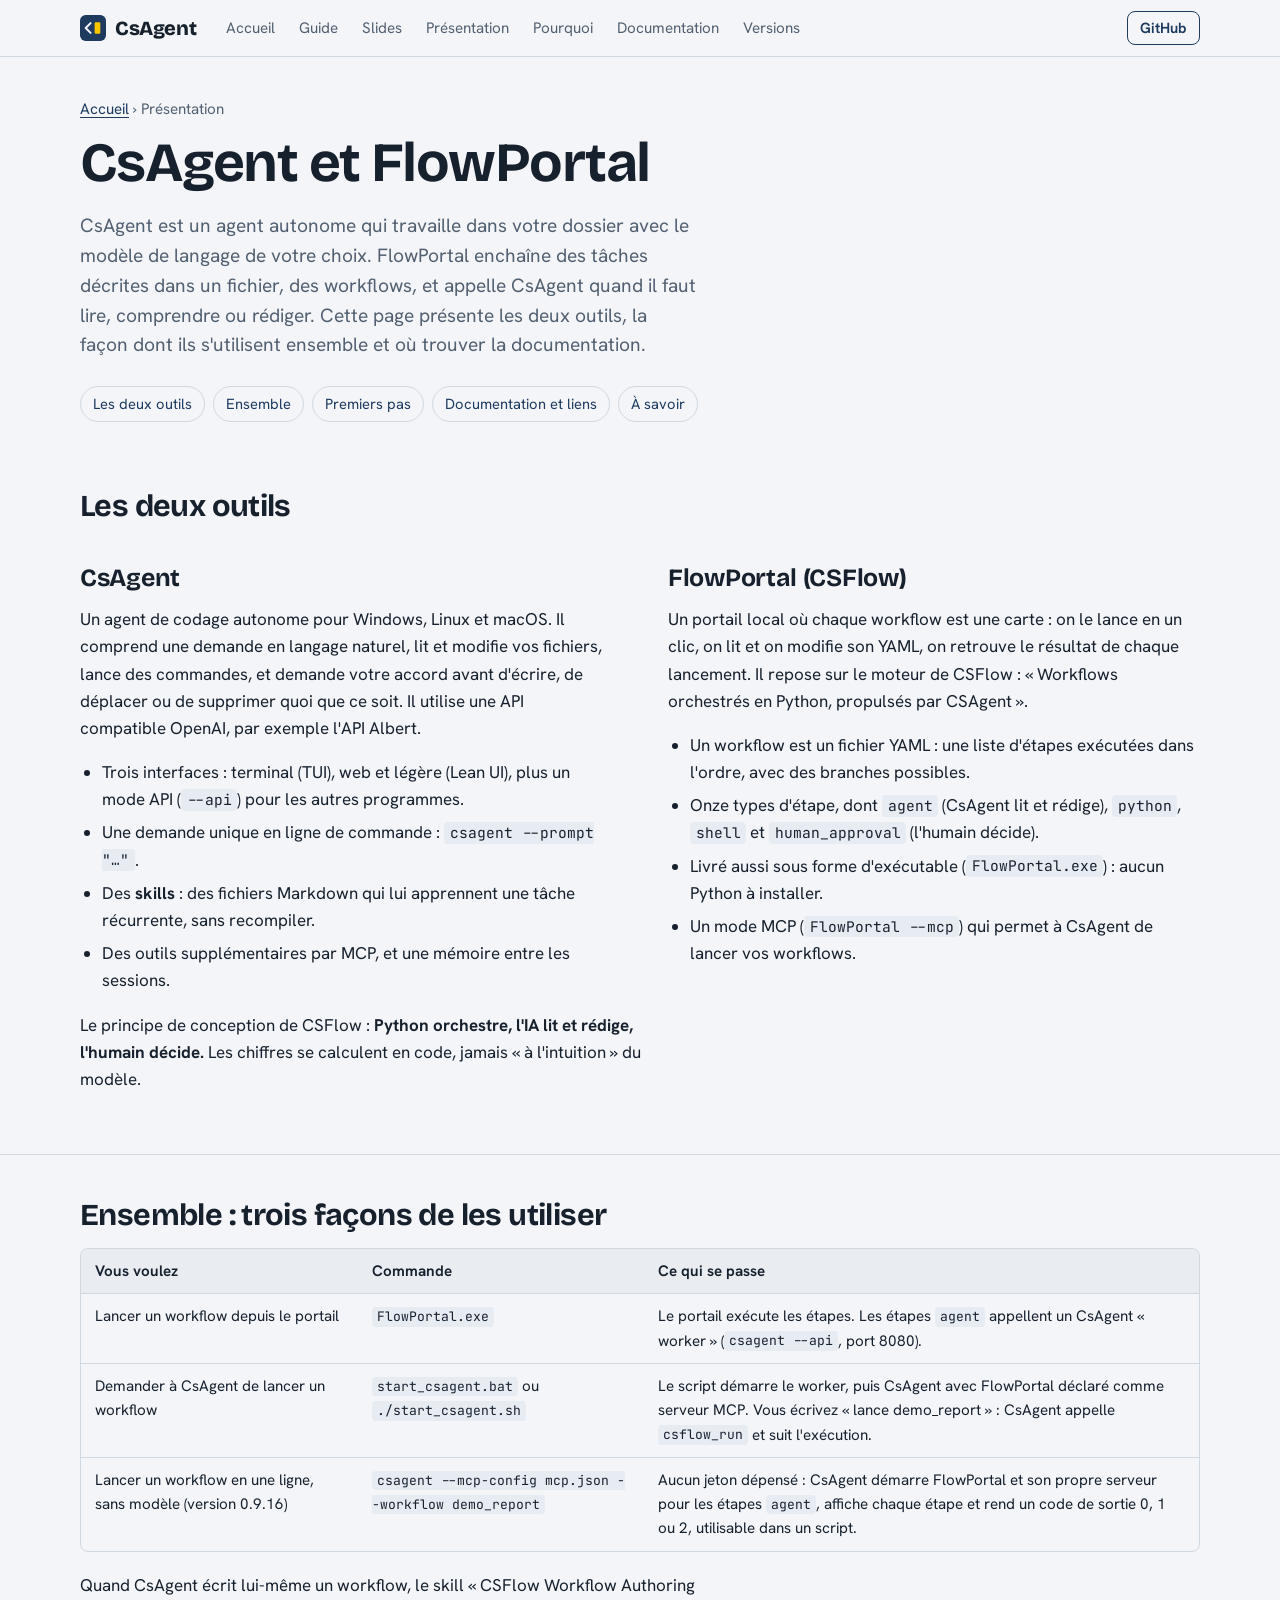
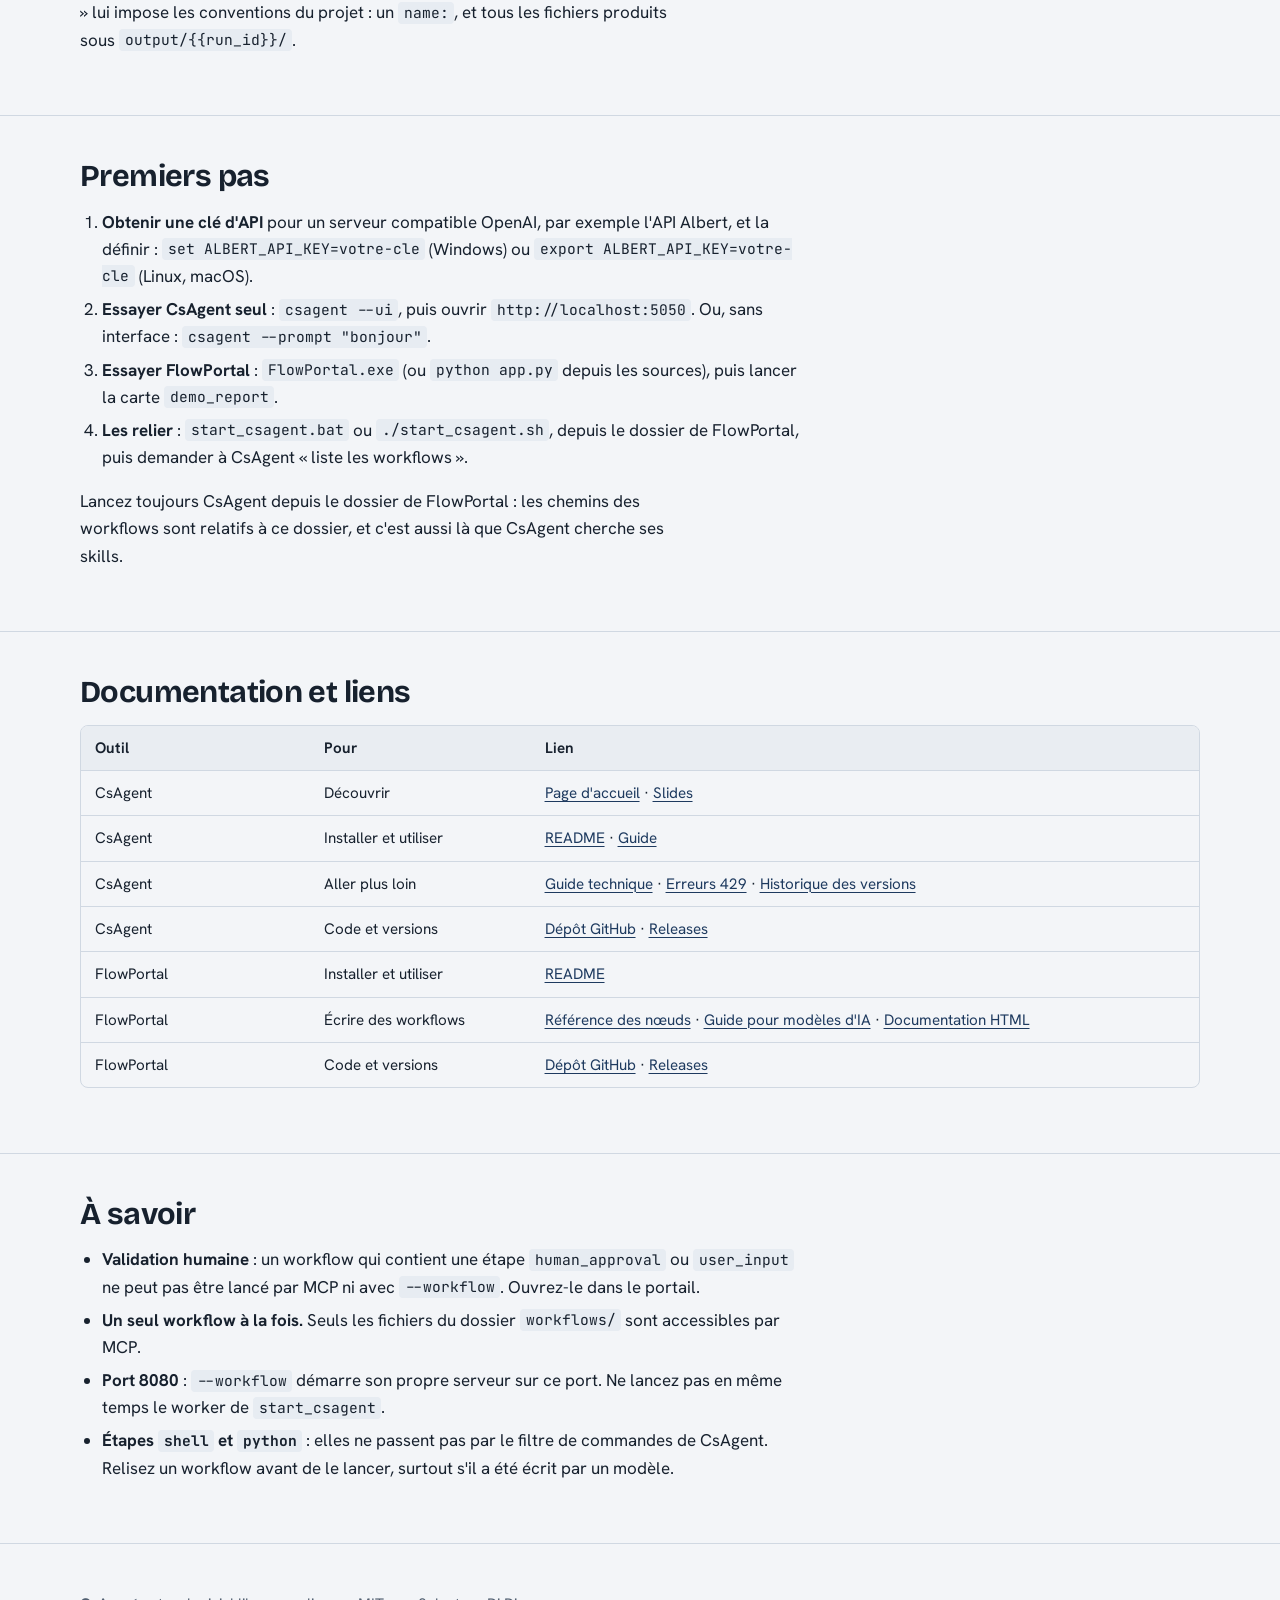
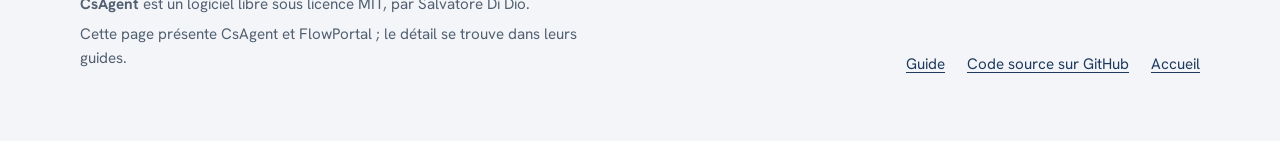
<file: docs/presentation.html>
<!doctype html>
<html lang="fr">
<head>
<meta charset="utf-8">
<meta name="viewport" content="width=device-width, initial-scale=1">
<title>CsAgent et FlowPortal : présentation</title>
<meta name="description" content="Présentation de CsAgent (agent autonome) et de FlowPortal (portail de workflows CSFlow) : à quoi sert chaque outil, comment ils travaillent ensemble, premiers pas et liens vers la documentation.">
<link rel="icon" href="assets/favicon.svg" type="image/svg+xml">
<style>
/* CsAgent site. One stylesheet, no framework, no external requests. */

@font-face { font-family: "Bricolage Grotesque"; src: url("assets/fonts/bricolage-grotesque-latin-wght-normal.woff2") format("woff2"); font-weight: 200 800; font-display: swap; }
@font-face { font-family: "Hanken Grotesk"; src: url("assets/fonts/hanken-grotesk-latin-wght-normal.woff2") format("woff2"); font-weight: 100 900; font-display: swap; }
@font-face { font-family: "JetBrains Mono"; src: url("assets/fonts/jetbrains-mono-latin-400-normal.woff2") format("woff2"); font-weight: 400; font-display: swap; }
@font-face { font-family: "JetBrains Mono"; src: url("assets/fonts/jetbrains-mono-latin-700-normal.woff2") format("woff2"); font-weight: 700; font-display: swap; }

:root {
  --paper: #f3f5f8;
  --paper-2: #e9edf2;
  --text: #17212e;
  --muted: #526071;
  --line: #d0d8e2;
  --ink: #1e3a5f;          /* bleu de travail */
  --ink-text: #ffffff;
  --link: #1e3a5f;
  --gate: #f7c600;         /* safety yellow: used only where the agent stops and asks */
  --gate-ink: #231b00;
  --focus: #1f6feb;
  --term-bg: #0e1a29;
  --term-bar: #14253a;
  --term-text: #d5e1ef;
  --term-dim: #7f94ab;
  --term-ok: #7bd3a0;
  --term-err: #f28b82;
  --term-call: #8fc1f2;
  --code-bg: #e7ecf2;
  --font-display: "Bricolage Grotesque", "Hanken Grotesk", system-ui, sans-serif;
  --font-body: "Hanken Grotesk", system-ui, -apple-system, "Segoe UI", sans-serif;
  --font-mono: "JetBrains Mono", ui-monospace, "Cascadia Code", Consolas, monospace;
  --gutter: 16px;
  --measure: 62ch;
}

@media (prefers-color-scheme: dark) {
  :root {
    --paper: #0c1622;
    --paper-2: #122033;
    --text: #e3ebf4;
    --muted: #9badc0;
    --line: #243348;
    --ink: #a9c8ee;
    --ink-text: #0c1622;
    --link: #a9c8ee;
    --term-bg: #07101a;
    --term-bar: #0e1c2d;
    --code-bg: #122033;
  }
}

@media (min-width: 720px) { :root { --gutter: 32px; } }

* { box-sizing: border-box; }
html { scroll-behavior: smooth; scroll-padding-top: 72px; -webkit-text-size-adjust: 100%; }
@media (prefers-reduced-motion: reduce) { html { scroll-behavior: auto; } }

body {
  margin: 0;
  background: var(--paper);
  color: var(--text);
  font-family: var(--font-body);
  font-size: 1.0625rem;
  line-height: 1.6;
  text-rendering: optimizeLegibility;
}

img { max-width: 100%; height: auto; display: block; }
a { color: var(--link); text-underline-offset: 0.18em; text-decoration-thickness: 1px; }
a:hover { text-decoration-thickness: 2px; }
:focus-visible { outline: 3px solid var(--focus); outline-offset: 2px; border-radius: 3px; }

.wrap { width: min(1120px, 100% - 2 * var(--gutter)); margin-inline: auto; }
.sr-only { position: absolute; width: 1px; height: 1px; overflow: hidden; clip: rect(0 0 0 0); white-space: nowrap; }
.skip { position: absolute; left: var(--gutter); top: -60px; background: var(--ink); color: var(--ink-text); padding: 8px 14px; border-radius: 6px; z-index: 20; }
.skip:focus { top: 8px; }

/* ---------- type ---------- */
h1, h2, h3 { font-family: var(--font-display); font-weight: 700; letter-spacing: -0.02em; line-height: 1.08; margin: 0; text-wrap: balance; }
h1 { font-size: clamp(2.15rem, 4.4vw, 3.45rem); line-height: 1.05; letter-spacing: -0.028em; }
h2 { font-size: clamp(1.85rem, 3.4vw, 2.7rem); }
h3 { font-size: clamp(1.25rem, 2vw, 1.55rem); letter-spacing: -0.012em; line-height: 1.2; }
p { margin: 0 0 1em; max-width: var(--measure); }
.lede { font-size: 1.2rem; line-height: 1.55; color: var(--muted); max-width: 56ch; }
code, kbd, pre { font-family: var(--font-mono); font-size: 0.86em; }
code { background: var(--code-bg); padding: 0.1em 0.38em; border-radius: 4px; white-space: nowrap; }
code.w, .pre code { white-space: normal; }
.muted { color: var(--muted); }

/* ---------- header ---------- */
.top { position: sticky; top: 0; z-index: 10; background: color-mix(in srgb, var(--paper) 88%, transparent); backdrop-filter: blur(8px); border-bottom: 1px solid var(--line); }
.top .wrap { display: flex; align-items: center; gap: 20px; min-height: 56px; }
.brand { font-family: var(--font-display); font-weight: 800; font-size: 1.25rem; letter-spacing: -0.02em; color: var(--text); text-decoration: none; display: inline-flex; align-items: center; gap: 9px; flex: none; }
.brand img { width: 26px; height: 26px; }
.top nav { display: flex; gap: 4px; overflow-x: auto; scrollbar-width: none; flex: 1; min-width: 0; }
.top nav::-webkit-scrollbar { display: none; }
.top nav a { color: var(--muted); text-decoration: none; padding: 8px 10px; border-radius: 6px; font-size: 0.95rem; white-space: nowrap; }
.top nav a:hover { color: var(--text); background: var(--paper-2); }
.top .gh { flex: none; font-size: 0.92rem; padding: 7px 12px; }

/* ---------- buttons ---------- */
.btn { display: inline-flex; align-items: center; gap: 8px; font: inherit; font-weight: 650; font-size: 1rem; padding: 12px 20px; border-radius: 8px; border: 2px solid var(--ink); background: var(--ink); color: var(--ink-text); text-decoration: none; cursor: pointer; line-height: 1.2; }
.btn:hover { filter: brightness(1.08); text-decoration: none; }
.btn.ghost { background: transparent; color: var(--ink); }
.btn.ghost:hover { background: var(--paper-2); filter: none; }
.btn.small { padding: 7px 12px; font-size: 0.92rem; border-width: 1.5px; }

/* ---------- hero ---------- */
.hero { padding: 48px 0 40px; }
.hero .wrap { display: grid; gap: 40px; align-items: center; }
@media (min-width: 980px) { .hero .wrap { grid-template-columns: minmax(0, 5fr) minmax(0, 6fr); gap: 56px; } .hero { padding: 72px 0 56px; } }
.hero h1 { margin-bottom: 22px; }
.hero .lede { margin-bottom: 28px; }
.cta { display: flex; flex-wrap: wrap; gap: 12px; margin-bottom: 22px; }
.fine { font-size: 0.95rem; color: var(--muted); max-width: 48ch; margin: 0; }

/* ---------- terminal ---------- */
.term { background: var(--term-bg); color: var(--term-text); border-radius: 12px; border: 1px solid color-mix(in srgb, var(--ink) 35%, transparent); overflow: hidden; box-shadow: 0 24px 48px -28px rgba(8, 20, 38, 0.55); }
.term-bar { background: var(--term-bar); padding: 9px 14px; font-family: var(--font-mono); font-size: 0.78rem; color: var(--term-dim); display: flex; justify-content: space-between; gap: 12px; }
.term-body { margin: 0; padding: 16px 16px 8px; font-family: var(--font-mono); font-size: 0.78rem; line-height: 1.55; height: 430px; overflow: auto; white-space: pre-wrap; word-break: break-word; tab-size: 4; scrollbar-width: thin; }
@media (min-width: 720px) { .term-body { font-size: 0.82rem; height: 470px; } }
.term-body .d { color: var(--term-dim); }
.term-body .u { color: #ffffff; font-weight: 700; }
.term-body .c { color: var(--term-call); }
.term-body .ok { color: var(--term-ok); }
.term-body .er { color: var(--term-err); }
.term-body .q { color: var(--gate); font-weight: 700; }
.caret::after { content: "\2588"; color: var(--term-dim); animation: blink 1.05s steps(1) infinite; margin-left: 1px; }
@keyframes blink { 50% { opacity: 0; } }
@media (prefers-reduced-motion: reduce) { .caret::after { animation: none; } }

.gate-bar { background: var(--gate); color: var(--gate-ink); padding: 12px 16px; display: none; align-items: center; justify-content: space-between; gap: 12px; flex-wrap: wrap; }
.gate-bar.on { display: flex; }
.gate-bar.waiting { animation: gate-pulse 1.8s ease-in-out 3; }
@keyframes gate-pulse { 0%, 100% { box-shadow: inset 0 0 0 0 rgba(35, 27, 0, 0); } 50% { box-shadow: inset 0 0 0 3px rgba(35, 27, 0, 0.45); } }
@media (prefers-reduced-motion: reduce) { .gate-bar.waiting { animation: none; } }
.gate-bar p { margin: 0; font-weight: 650; font-size: 0.95rem; max-width: none; }
.gate-bar .opts { display: flex; gap: 8px; }
.gate-btn { font: inherit; font-weight: 700; font-size: 0.95rem; padding: 8px 16px; border-radius: 6px; border: 2px solid var(--gate-ink); cursor: pointer; background: var(--gate-ink); color: var(--gate); line-height: 1.2; }
.gate-btn.no { background: transparent; color: var(--gate-ink); }
.gate-btn:focus-visible { outline-color: #ffffff; outline-offset: 2px; }
.replay { display: none; background: var(--term-bar); padding: 10px 16px; align-items: center; justify-content: space-between; gap: 12px; font-size: 0.9rem; color: var(--term-dim); }
.replay.on { display: flex; }
.replay button { font: inherit; font-weight: 650; background: transparent; color: var(--term-text); border: 1.5px solid var(--term-dim); padding: 6px 12px; border-radius: 6px; cursor: pointer; }
.replay button:hover { border-color: var(--term-text); }
.term-note { font-size: 0.88rem; color: var(--muted); margin: 14px 0 0; max-width: 60ch; }

/* ---------- sections ---------- */
section { padding: 72px 0; }
section + section { border-top: 1px solid var(--line); }
.sec-head { margin-bottom: 40px; display: grid; gap: 16px; }
.sec-head .lede { margin: 0; }

.glance { display: grid; gap: 0 40px; grid-template-columns: 1fr; }
@media (min-width: 720px) { .glance { grid-template-columns: repeat(2, 1fr); } }
@media (min-width: 1000px) { .glance { grid-template-columns: repeat(4, 1fr); } }
.glance > div { border-top: 2px solid var(--ink); padding: 14px 0 28px; }
.glance > div.ask { border-top-color: var(--gate); }
.glance h3 { font-size: 1.2rem; margin-bottom: 8px; }
.glance p { color: var(--muted); font-size: 0.98rem; margin: 0; }
.glance a { color: inherit; text-decoration: none; }
.glance a:hover h3 { text-decoration: underline; text-decoration-thickness: 2px; }

/* flow diagram (html, so it reflows on phones) */
.flow { list-style: none; margin: 0; padding: 0; display: grid; gap: 0; grid-template-columns: 1fr; }
@media (min-width: 900px) { .flow { grid-template-columns: 1fr 1.25fr 1.7fr 1fr; } }
.flow > li { position: relative; padding: 20px 20px 22px; background: var(--paper-2); }
.flow > li + li { margin-top: 28px; }
@media (min-width: 900px) { .flow > li + li { margin-top: 0; margin-left: 28px; } }
.flow > li + li::before { content: ""; position: absolute; background: var(--ink); }
.flow > li + li::before { left: 24px; top: -28px; width: 2px; height: 28px; }
.flow > li + li::after { content: ""; position: absolute; left: 19px; top: -9px; border: 6px solid transparent; border-top: 8px solid var(--ink); border-bottom: 0; }
@media (min-width: 900px) {
  .flow > li + li::before { left: -28px; top: 30px; width: 28px; height: 2px; }
  .flow > li + li::after { left: -10px; top: 24px; border: 6px solid transparent; border-left: 8px solid var(--ink); border-right: 0; }
}
.flow > li.gate { background: var(--gate); color: var(--gate-ink); }
.flow h3 { font-size: 1.1rem; margin-bottom: 6px; }
.flow p { font-size: 0.95rem; margin: 0; max-width: none; }
.flow ul { margin: 8px 0 0; padding-left: 1.1em; font-size: 0.95rem; }
.flow > li.gate p, .flow > li.gate ul { color: var(--gate-ink); }
.loop { margin-top: 14px; border-left: 2px solid var(--ink); padding: 4px 0 4px 16px; color: var(--muted); font-size: 0.97rem; max-width: 80ch; }

/* two-column */
.split { display: grid; gap: 28px 56px; align-items: start; }
@media (min-width: 900px) { .split { grid-template-columns: repeat(2, minmax(0, 1fr)); } .split.wide-left { grid-template-columns: 7fr 5fr; } .split.wide-right { grid-template-columns: 5fr 7fr; } }
.block { margin-top: 64px; }
.block > h3 { margin-bottom: 0; }
.split h3 + *, .block h3 + *, .start-steps h3 + * { margin-top: 12px; }

figure { margin: 0; }
figure img { border-radius: 10px; border: 1px solid var(--line); background: var(--term-bg); }
figcaption { font-size: 0.92rem; color: var(--muted); margin-top: 10px; max-width: 60ch; }
.shots { display: grid; gap: 28px; }
@media (min-width: 900px) { .shots { grid-template-columns: repeat(2, minmax(0, 1fr)); } }

.cmd { font-family: var(--font-mono); font-size: 0.9rem; background: var(--term-bg); color: var(--term-text); padding: 4px 10px; border-radius: 6px; display: inline-block; }

/* prompts list */
.prompts { margin: 0; padding: 0; list-style: none; }
.prompts li { display: grid; gap: 6px 32px; padding: 18px 0; border-top: 1px solid var(--line); }
.prompts li:last-child { border-bottom: 1px solid var(--line); }
@media (min-width: 820px) { .prompts li { grid-template-columns: 5fr 6fr; } }
.prompts q { font-family: var(--font-display); font-weight: 600; font-size: 1.2rem; line-height: 1.3; letter-spacing: -0.01em; quotes: "\00AB\00A0" "\00A0\00BB"; }
.prompts span { color: var(--muted); font-size: 0.98rem; }

/* voice */
.chunks { display: flex; gap: 4px; align-items: flex-end; height: 56px; margin-bottom: 8px; }
.chunks i { flex: 1; background: var(--ink); border-radius: 2px; opacity: 0.88; }
.chunks-label { display: flex; justify-content: space-between; font-size: 0.85rem; color: var(--muted); margin-bottom: 20px; }
.outcome { display: grid; gap: 10px; grid-template-columns: 1fr 1fr; }
.outcome div { border: 1.5px solid var(--line); border-radius: 8px; padding: 12px 14px; font-size: 0.93rem; }
.outcome b { display: block; font-family: var(--font-display); font-size: 1.02rem; margin-bottom: 3px; }
.outcome span { color: var(--muted); }

/* memory visual */
.pre { background: var(--term-bg); color: var(--term-text); border-radius: 10px; padding: 16px 18px; font-family: var(--font-mono); font-size: 0.84rem; line-height: 1.65; overflow-x: auto; margin: 0; white-space: pre; }
.pre .d { color: var(--term-dim); }
.pre .c { color: var(--term-call); }
.pre .ok { color: var(--term-ok); }
.pre .er { color: var(--term-err); }
.pre .q { color: var(--gate); }
.pre-wrap { position: relative; }
.copy { position: absolute; top: 8px; right: 8px; font: inherit; font-size: 0.78rem; font-weight: 650; color: var(--term-text); background: var(--term-bar); border: 1px solid var(--term-dim); border-radius: 5px; padding: 3px 9px; cursor: pointer; opacity: 0.9; }
.copy:hover { opacity: 1; border-color: var(--term-text); }
.lists { display: grid; grid-template-columns: 1fr 1fr; gap: 0; border: 1px solid var(--line); border-radius: 10px; overflow: hidden; }
.lists div { padding: 14px 16px; border-bottom: 1px solid var(--line); }
.lists div:nth-child(odd) { border-right: 1px solid var(--line); }
.lists div:nth-last-child(-n+2) { border-bottom: 0; }
.lists b { display: block; font-family: var(--font-display); margin-bottom: 4px; }
.lists span { color: var(--muted); font-size: 0.93rem; line-height: 1.45; display: block; }

/* dials */
.dials { margin: 0; display: grid; gap: 0; }
.dials div { display: grid; gap: 4px 24px; padding: 14px 0; border-top: 1px solid var(--line); }
.dials div:last-child { border-bottom: 1px solid var(--line); }
@media (min-width: 720px) { .dials div { grid-template-columns: 190px 1fr; } }
.dials dt { font-family: var(--font-mono); font-size: 0.9rem; font-weight: 700; }
.dials dd { margin: 0; color: var(--muted); }

/* safety */
#safety { background: var(--paper-2); }
#safety .sec-head h2::before { content: ""; display: block; width: 72px; height: 10px; background: var(--gate); margin-bottom: 20px; border-radius: 2px; }
.layers { margin: 0; padding: 0; list-style: none; display: grid; gap: 0; }
.layers li { display: grid; gap: 4px 32px; padding: 20px 0 20px 22px; border-top: 1px solid var(--line); }
.layers li:last-child { border-bottom: 1px solid var(--line); }
@media (min-width: 820px) { .layers li { grid-template-columns: 230px 1fr; } }
.layers h3 { font-size: 1.2rem; }
.layers li.asks { background: linear-gradient(var(--gate), var(--gate)) left top / 8px 100% no-repeat; }
.layers p { margin: 0; color: var(--muted); max-width: 70ch; }
.layers p code { color: var(--text); }
.callout { margin-top: 36px; border: 2px solid var(--text); border-radius: 10px; padding: 20px 24px; max-width: 78ch; background: var(--paper); }
.callout h3 { margin-bottom: 8px; font-size: 1.2rem; }
.callout p:last-child { margin-bottom: 0; }

/* dev */
.events { width: 100%; border-collapse: collapse; font-size: 0.95rem; }
.events th, .events td { text-align: left; padding: 9px 12px 9px 0; border-top: 1px solid var(--line); vertical-align: top; }
.events th { font-family: var(--font-mono); font-weight: 700; font-size: 0.86rem; white-space: nowrap; }
.events td { color: var(--muted); }
.events tr:last-child th, .events tr:last-child td { border-bottom: 1px solid var(--line); }
.steps { list-style: none; margin: 0; padding: 0; counter-reset: s; display: grid; gap: 14px; }
.steps li { counter-increment: s; display: grid; grid-template-columns: 34px 1fr; gap: 12px; align-items: baseline; max-width: 70ch; }
.steps li::before { content: counter(s); font-family: var(--font-display); font-weight: 800; font-size: 1.1rem; width: 28px; height: 28px; border-radius: 50%; background: var(--ink); color: var(--ink-text); display: grid; place-items: center; align-self: start; margin-top: 1px; }
.catalog { display: grid; gap: 22px 40px; }
@media (min-width: 720px) { .catalog { grid-template-columns: repeat(2, 1fr); } }
@media (min-width: 1000px) { .catalog { grid-template-columns: repeat(3, 1fr); } }
.catalog h3 { font-size: 1.05rem; margin-bottom: 8px; }
.chips { display: flex; flex-wrap: wrap; gap: 6px; margin: 0; padding: 0; list-style: none; }
.chips li { font-family: var(--font-mono); font-size: 0.78rem; padding: 3px 8px; border: 1px solid var(--line); border-radius: 5px; background: var(--paper); }
.chips li.ask { border-left: 5px solid var(--gate); }
.chips li.win::after { content: " (Windows)"; color: var(--muted); font-family: var(--font-body); font-size: 0.74rem; }
.legend { font-size: 0.9rem; color: var(--muted); margin-top: 18px; display: flex; align-items: center; gap: 8px; max-width: none; }
.legend i { display: inline-block; width: 5px; height: 16px; background: var(--gate); border-radius: 1px; }
.facts { margin: 0; padding: 0; list-style: none; display: grid; gap: 10px; max-width: 64ch; }
.facts li { padding-left: 18px; position: relative; }
.facts li::before { content: ""; position: absolute; left: 0; top: 0.7em; width: 8px; height: 2px; background: var(--ink); }

/* get started */
.tabs { display: flex; gap: 6px; margin-bottom: 14px; flex-wrap: wrap; }
.tabs button { font: inherit; font-weight: 650; font-size: 0.95rem; padding: 7px 14px; border-radius: 999px; border: 1.5px solid var(--line); background: transparent; color: var(--muted); cursor: pointer; }
.tabs button[aria-pressed="true"] { background: var(--ink); color: var(--ink-text); border-color: var(--ink); }
.start-steps { display: grid; gap: 32px; max-width: 760px; }
.start-steps h3 { font-size: 1.3rem; }
.start-steps p { max-width: 64ch; }

/* status */
.limits { margin: 0; padding: 0; list-style: none; display: grid; gap: 12px; max-width: 72ch; }
.limits li { padding: 12px 0 12px 0; border-top: 1px solid var(--line); }
.limits li:last-child { border-bottom: 1px solid var(--line); }

footer { padding: 48px 0 64px; border-top: 1px solid var(--line); color: var(--muted); font-size: 0.95rem; }
footer .wrap { display: grid; gap: 24px; }
@media (min-width: 820px) { footer .wrap { grid-template-columns: 1fr auto; align-items: end; } }
footer ul { list-style: none; margin: 0; padding: 0; display: flex; flex-wrap: wrap; gap: 6px 22px; }
footer p { margin: 0 0 6px; max-width: 60ch; }

/* grid children must be allowed to shrink, or wide code blocks stretch the page on phones */
.hero .wrap > *, .split > *, .shots > *, .catalog > *, .start-steps > * { min-width: 0; }
.pre-wrap { min-width: 0; max-width: 100%; }
.pre { max-width: 100%; }

.views { font-size: 0.88rem; margin-top: 14px; }
.views strong { color: var(--text); font-variant-numeric: tabular-nums; }

</style>
<style>
  .doc-intro { padding: 40px 0 24px; }
  .doc-intro h1 { margin-bottom: 18px; }
  .crumb { color: var(--muted); font-size: 0.95rem; margin: 0 0 14px; }
  .doc-toc { display: flex; flex-wrap: wrap; gap: 8px; margin: 26px 0 0; padding: 0; list-style: none; }
  .doc-toc a { display: inline-block; padding: 5px 12px; border: 1px solid var(--line); border-radius: 999px; text-decoration: none; font-size: 0.92rem; }
  .doc-toc a:hover { background: var(--paper-2); }
  section { padding: 44px 0; }
  .doc h2 { font-size: clamp(1.45rem, 2.4vw, 1.9rem); margin: 0 0 16px; }
  .doc h3 { margin: 26px 0 10px; }
  .doc ul, .doc ol { margin: 0 0 1em; padding-left: 1.3em; max-width: 72ch; }
  .doc li { margin: 0 0 6px; }
  .doc p, .doc li { overflow-wrap: anywhere; }
  .doc code { white-space: normal; }
  .tw { overflow-x: auto; margin: 0 0 1.2em; border: 1px solid var(--line); border-radius: 8px; }
  .tw table { border-collapse: collapse; width: 100%; font-size: 0.95rem; }
  .tw th, .tw td { text-align: left; vertical-align: top; padding: 10px 14px; border-bottom: 1px solid var(--line); }
  .tw tr:last-child td { border-bottom: 0; }
  .tw th { font-weight: 650; background: var(--paper-2); white-space: nowrap; }
  .tw td:first-child { min-width: 11rem; }
  .doc .pre { margin: 0 0 1em; }
</style>
</head>
<body>
<a class="skip" href="#main">Aller au contenu</a>

<header class="top">
  <div class="wrap">
    <a class="brand" href="index.html"><img src="assets/favicon.svg" alt="" width="26" height="26">CsAgent</a>
    <nav aria-label="Pages">
      <a href="index.html">Accueil</a>
      <a href="guide-csagent.html">Guide</a>
      <a href="slides.html">Slides</a>
      <a href="presentation.html" aria-current="page">Présentation</a>
      <a href="pourquoi-utiliser.html">Pourquoi</a>
      <a href="documentation.html">Documentation</a>
      <a href="releases.html">Versions</a>
    </nav>
    <a class="btn ghost gh small" href="https://github.com/artydev/csagent">GitHub</a>
  </div>
</header>

<main id="main">
<div class="doc-intro">
  <div class="wrap">
    <p class="crumb"><a href="index.html">Accueil</a> › Présentation</p>
    <h1>CsAgent et FlowPortal</h1>
    <p class="lede">CsAgent est un agent autonome qui travaille dans votre dossier avec le modèle de langage de votre choix. FlowPortal enchaîne des tâches décrites dans un fichier, des workflows, et appelle CsAgent quand il faut lire, comprendre ou rédiger. Cette page présente les deux outils, la façon dont ils s'utilisent ensemble et où trouver la documentation.</p>
    <ul class="doc-toc">
      <li><a href="#outils">Les deux outils</a></li>
      <li><a href="#ensemble">Ensemble</a></li>
      <li><a href="#premiers-pas">Premiers pas</a></li>
      <li><a href="#liens">Documentation et liens</a></li>
      <li><a href="#a-savoir">À savoir</a></li>
    </ul>
  </div>
</div>

<section id="outils">
  <div class="wrap doc">
    <h2>Les deux outils</h2>
    <div class="split">
      <div>
        <h3>CsAgent</h3>
        <p>Un agent de codage autonome pour Windows, Linux et macOS. Il comprend une demande en langage naturel, lit et modifie vos fichiers, lance des commandes, et demande votre accord avant d'écrire, de déplacer ou de supprimer quoi que ce soit. Il utilise une API compatible OpenAI, par exemple l'API Albert.</p>
        <ul>
          <li>Trois interfaces : terminal (TUI), web et légère (Lean UI), plus un mode API (<code>--api</code>) pour les autres programmes.</li>
          <li>Une demande unique en ligne de commande : <code>csagent --prompt "…"</code>.</li>
          <li>Des <strong>skills</strong> : des fichiers Markdown qui lui apprennent une tâche récurrente, sans recompiler.</li>
          <li>Des outils supplémentaires par MCP, et une mémoire entre les sessions.</li>
        </ul>
      </div>
      <div>
        <h3>FlowPortal (CSFlow)</h3>
        <p>Un portail local où chaque workflow est une carte : on le lance en un clic, on lit et on modifie son YAML, on retrouve le résultat de chaque lancement. Il repose sur le moteur de CSFlow : « Workflows orchestrés en Python, propulsés par CSAgent ».</p>
        <ul>
          <li>Un workflow est un fichier YAML : une liste d'étapes exécutées dans l'ordre, avec des branches possibles.</li>
          <li>Onze types d'étape, dont <code>agent</code> (CsAgent lit et rédige), <code>python</code>, <code>shell</code> et <code>human_approval</code> (l'humain décide).</li>
          <li>Livré aussi sous forme d'exécutable (<code>FlowPortal.exe</code>) : aucun Python à installer.</li>
          <li>Un mode MCP (<code>FlowPortal --mcp</code>) qui permet à CsAgent de lancer vos workflows.</li>
        </ul>
      </div>
    </div>
    <p>Le principe de conception de CSFlow : <strong>Python orchestre, l'IA lit et rédige, l'humain décide.</strong> Les chiffres se calculent en code, jamais « à l'intuition » du modèle.</p>
  </div>
</section>

<section id="ensemble">
  <div class="wrap doc">
    <h2>Ensemble : trois façons de les utiliser</h2>
    <div class="tw"><table>
      <thead><tr><th>Vous voulez</th><th>Commande</th><th>Ce qui se passe</th></tr></thead>
      <tbody>
        <tr><td>Lancer un workflow depuis le portail</td><td><code>FlowPortal.exe</code></td><td>Le portail exécute les étapes. Les étapes <code>agent</code> appellent un CsAgent « worker » (<code>csagent --api</code>, port 8080).</td></tr>
        <tr><td>Demander à CsAgent de lancer un workflow</td><td><code>start_csagent.bat</code> ou <code>./start_csagent.sh</code></td><td>Le script démarre le worker, puis CsAgent avec FlowPortal déclaré comme serveur MCP. Vous écrivez « lance demo_report » : CsAgent appelle <code>csflow_run</code> et suit l'exécution.</td></tr>
        <tr><td>Lancer un workflow en une ligne, sans modèle (version 0.9.16)</td><td><code>csagent --mcp-config mcp.json --workflow demo_report</code></td><td>Aucun jeton dépensé : CsAgent démarre FlowPortal et son propre serveur pour les étapes <code>agent</code>, affiche chaque étape et rend un code de sortie 0, 1 ou 2, utilisable dans un script.</td></tr>
      </tbody>
    </table></div>
    <p>Quand CsAgent écrit lui-même un workflow, le skill « CSFlow Workflow Authoring » lui impose les conventions du projet : un <code>name:</code>, et tous les fichiers produits sous <code>output/{{run_id}}/</code>.</p>
  </div>
</section>

<section id="premiers-pas">
  <div class="wrap doc">
    <h2>Premiers pas</h2>
    <ol>
      <li><strong>Obtenir une clé d'API</strong> pour un serveur compatible OpenAI, par exemple l'API Albert, et la définir : <code>set ALBERT_API_KEY=votre-cle</code> (Windows) ou <code>export ALBERT_API_KEY=votre-cle</code> (Linux, macOS).</li>
      <li><strong>Essayer CsAgent seul</strong> : <code>csagent --ui</code>, puis ouvrir <code>http://localhost:5050</code>. Ou, sans interface : <code>csagent --prompt "bonjour"</code>.</li>
      <li><strong>Essayer FlowPortal</strong> : <code>FlowPortal.exe</code> (ou <code>python app.py</code> depuis les sources), puis lancer la carte <code>demo_report</code>.</li>
      <li><strong>Les relier</strong> : <code>start_csagent.bat</code> ou <code>./start_csagent.sh</code>, depuis le dossier de FlowPortal, puis demander à CsAgent « liste les workflows ».</li>
    </ol>
    <p>Lancez toujours CsAgent depuis le dossier de FlowPortal : les chemins des workflows sont relatifs à ce dossier, et c'est aussi là que CsAgent cherche ses skills.</p>
  </div>
</section>

<section id="liens">
  <div class="wrap doc">
    <h2>Documentation et liens</h2>
    <div class="tw"><table>
      <thead><tr><th>Outil</th><th>Pour</th><th>Lien</th></tr></thead>
      <tbody>
        <tr><td>CsAgent</td><td>Découvrir</td><td><a href="index.html">Page d'accueil</a> · <a href="slides.html">Slides</a></td></tr>
        <tr><td>CsAgent</td><td>Installer et utiliser</td><td><a href="https://github.com/artydev/CSAgent/blob/main/README.md">README</a> · <a href="guide-csagent.html">Guide</a></td></tr>
        <tr><td>CsAgent</td><td>Aller plus loin</td><td><a href="https://github.com/artydev/CSAgent/tree/main/docs/guide">Guide technique</a> · <a href="gestion-429.html">Erreurs 429</a> · <a href="releases.html">Historique des versions</a></td></tr>
        <tr><td>CsAgent</td><td>Code et versions</td><td><a href="https://github.com/artydev/CSAgent">Dépôt GitHub</a> · <a href="https://github.com/artydev/CSAgent/releases">Releases</a></td></tr>
        <tr><td>FlowPortal</td><td>Installer et utiliser</td><td><a href="https://github.com/artydev/FlowPortal/blob/main/README.md">README</a></td></tr>
        <tr><td>FlowPortal</td><td>Écrire des workflows</td><td><a href="https://github.com/artydev/FlowPortal/blob/main/REFERENCE.md">Référence des nœuds</a> · <a href="https://github.com/artydev/FlowPortal/blob/main/CSFLOW_LLM_GUIDE.md">Guide pour modèles d'IA</a> · <a href="https://github.com/artydev/FlowPortal/tree/main/docs">Documentation HTML</a></td></tr>
        <tr><td>FlowPortal</td><td>Code et versions</td><td><a href="https://github.com/artydev/FlowPortal">Dépôt GitHub</a> · <a href="https://github.com/artydev/FlowPortal/releases">Releases</a></td></tr>
      </tbody>
    </table></div>
  </div>
</section>

<section id="a-savoir">
  <div class="wrap doc">
    <h2>À savoir</h2>
    <ul>
      <li><strong>Validation humaine</strong> : un workflow qui contient une étape <code>human_approval</code> ou <code>user_input</code> ne peut pas être lancé par MCP ni avec <code>--workflow</code>. Ouvrez-le dans le portail.</li>
      <li><strong>Un seul workflow à la fois.</strong> Seuls les fichiers du dossier <code>workflows/</code> sont accessibles par MCP.</li>
      <li><strong>Port 8080</strong> : <code>--workflow</code> démarre son propre serveur sur ce port. Ne lancez pas en même temps le worker de <code>start_csagent</code>.</li>
      <li><strong>Étapes <code>shell</code> et <code>python</code></strong> : elles ne passent pas par le filtre de commandes de CsAgent. Relisez un workflow avant de le lancer, surtout s'il a été écrit par un modèle.</li>
    </ul>
  </div>
</section>
</main>

<footer>
  <div class="wrap">
    <div>
      <p><strong>CsAgent</strong> est un logiciel libre sous licence MIT, par Salvatore Di Dio.</p>
      <p>Cette page présente CsAgent et FlowPortal ; le détail se trouve dans leurs guides.</p>
    </div>
    <ul>
      <li><a href="guide-csagent.html">Guide</a></li>
      <li><a href="https://github.com/artydev/csagent">Code source sur GitHub</a></li>
      <li><a href="index.html">Accueil</a></li>
    </ul>
  </div>
</footer>
</body>
</html>
</file>
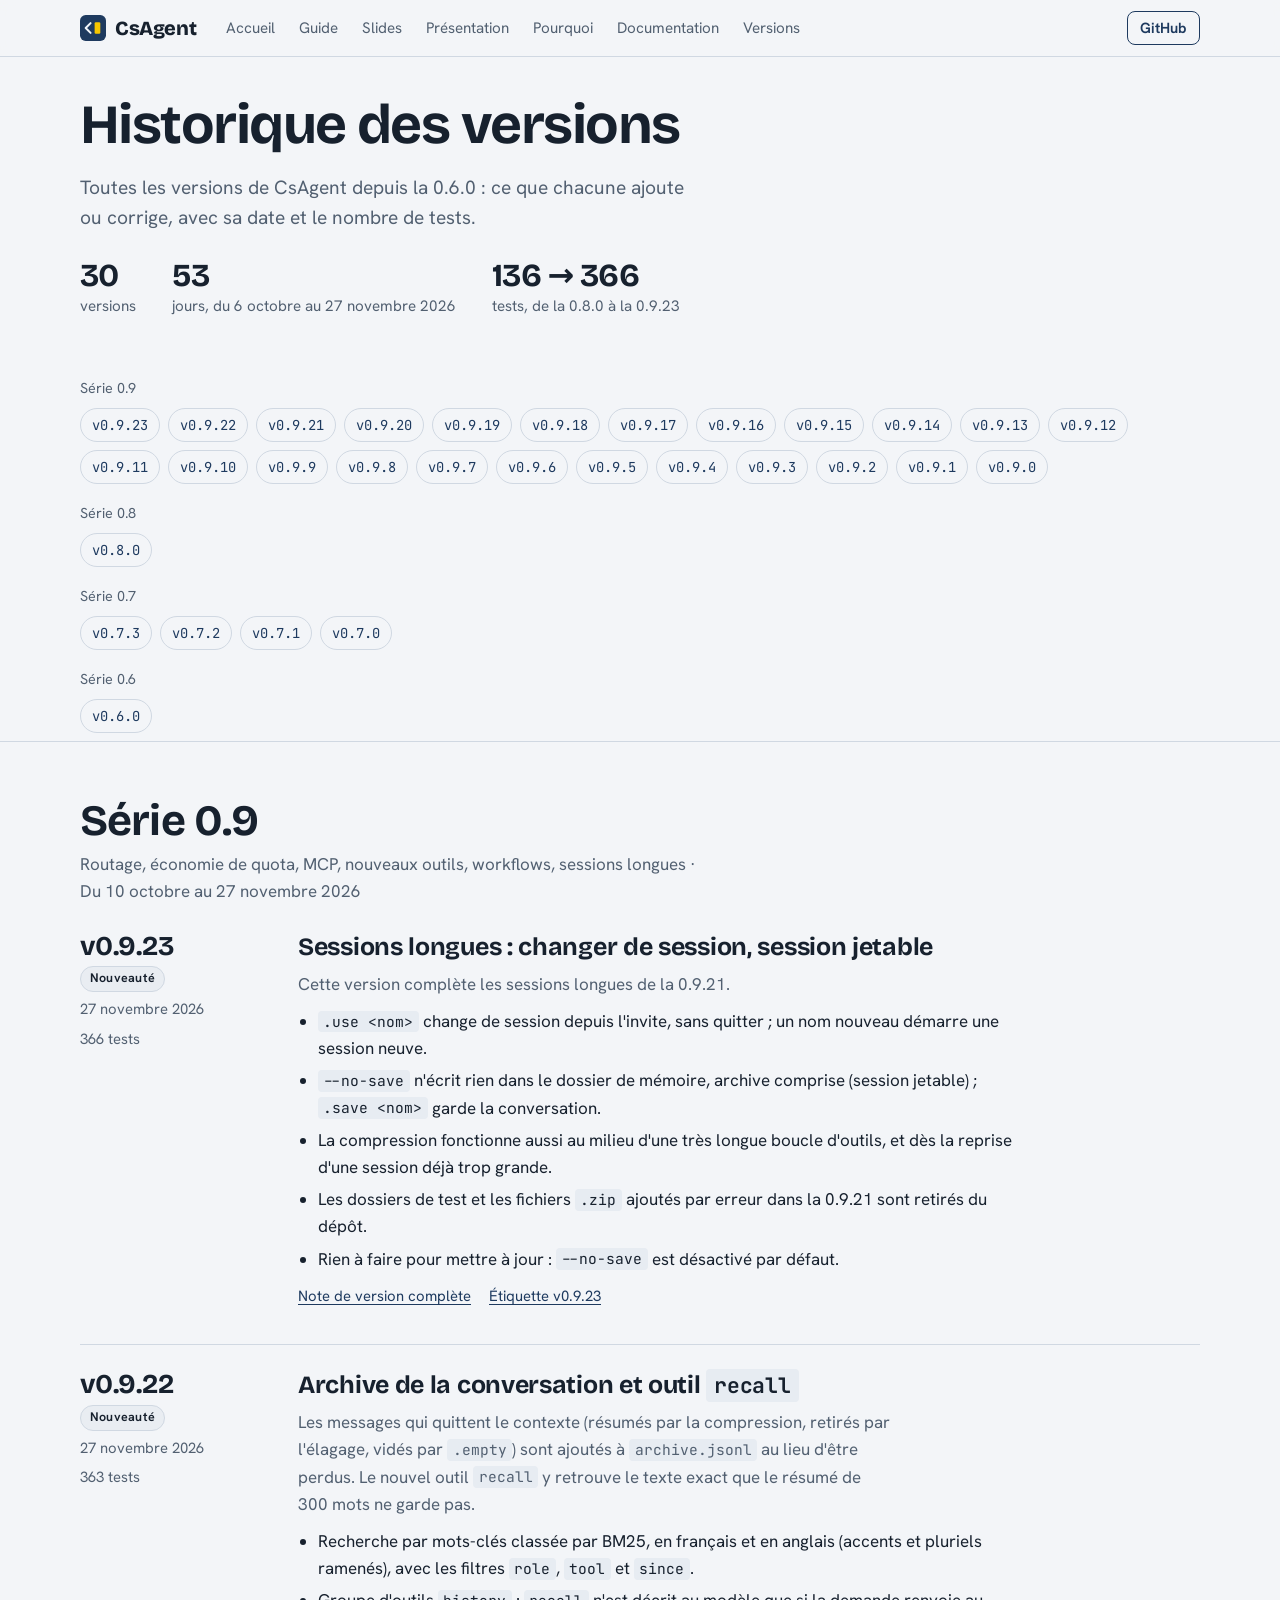
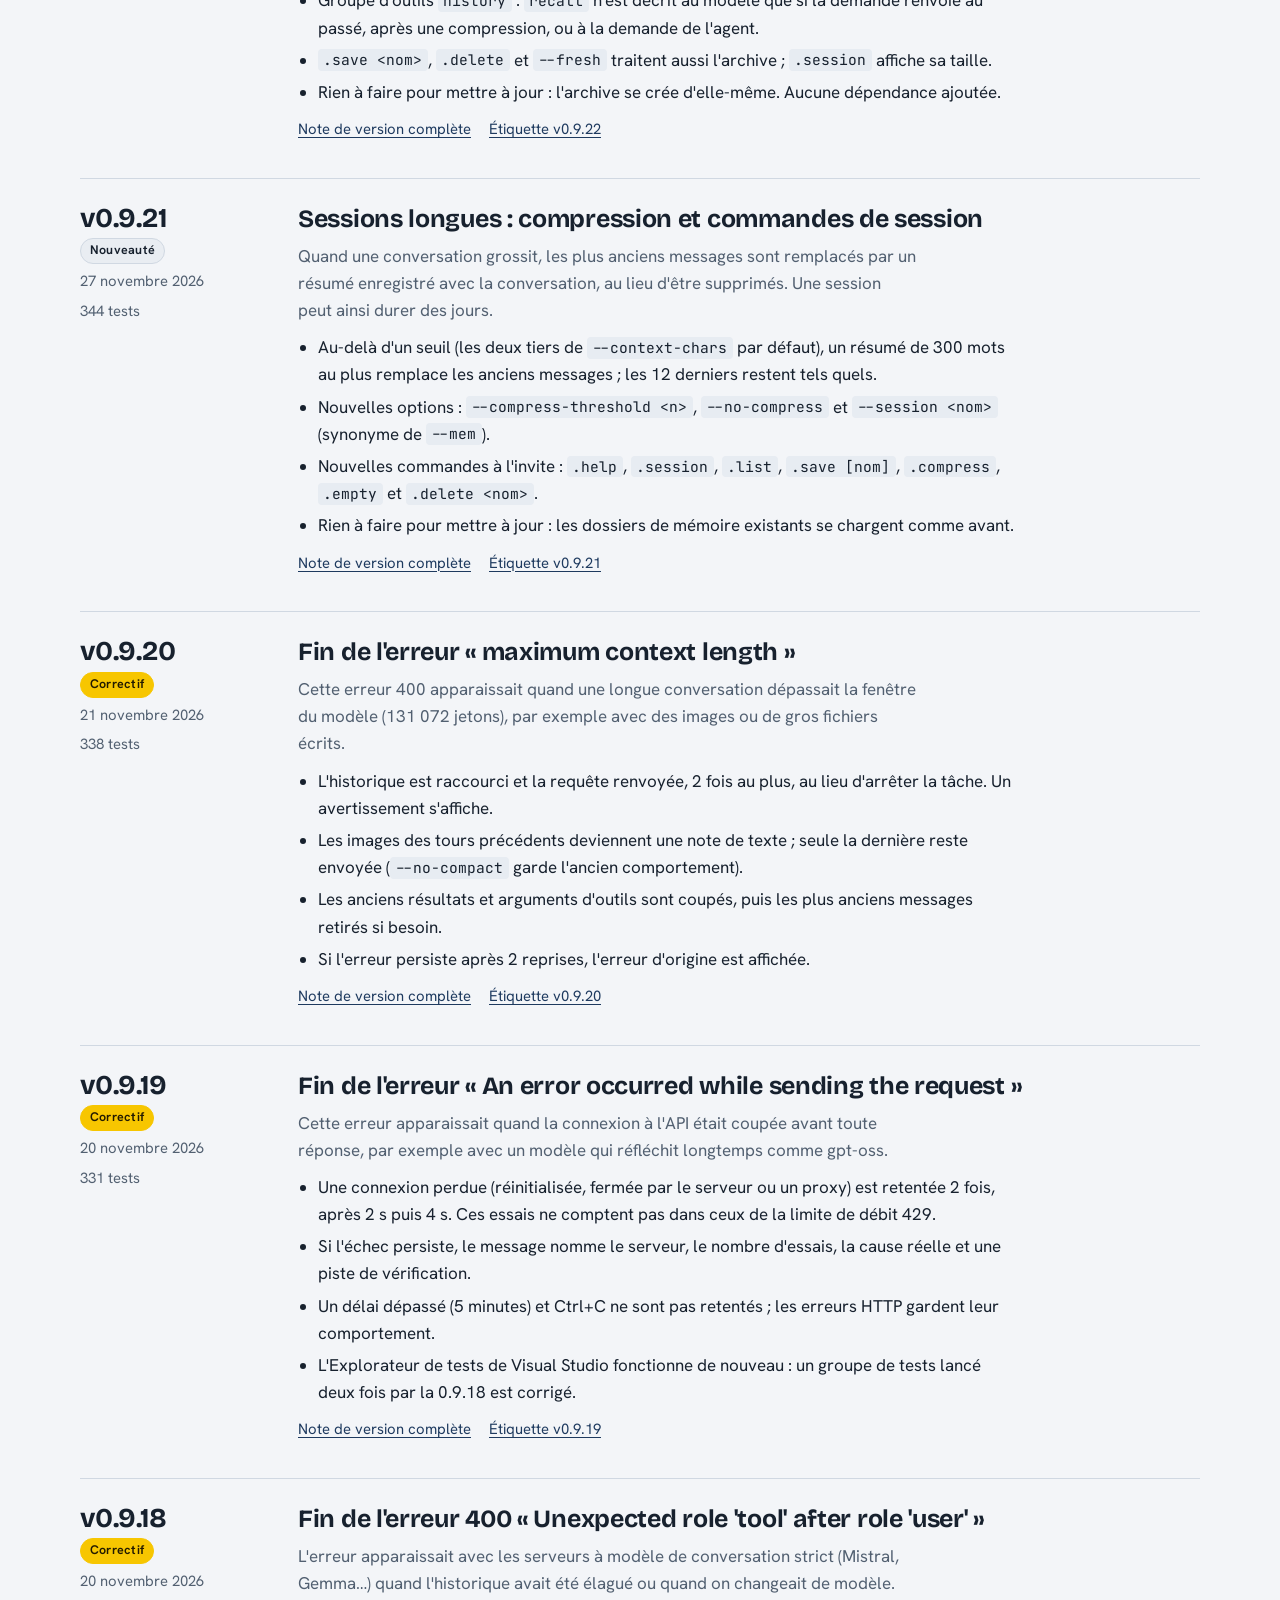
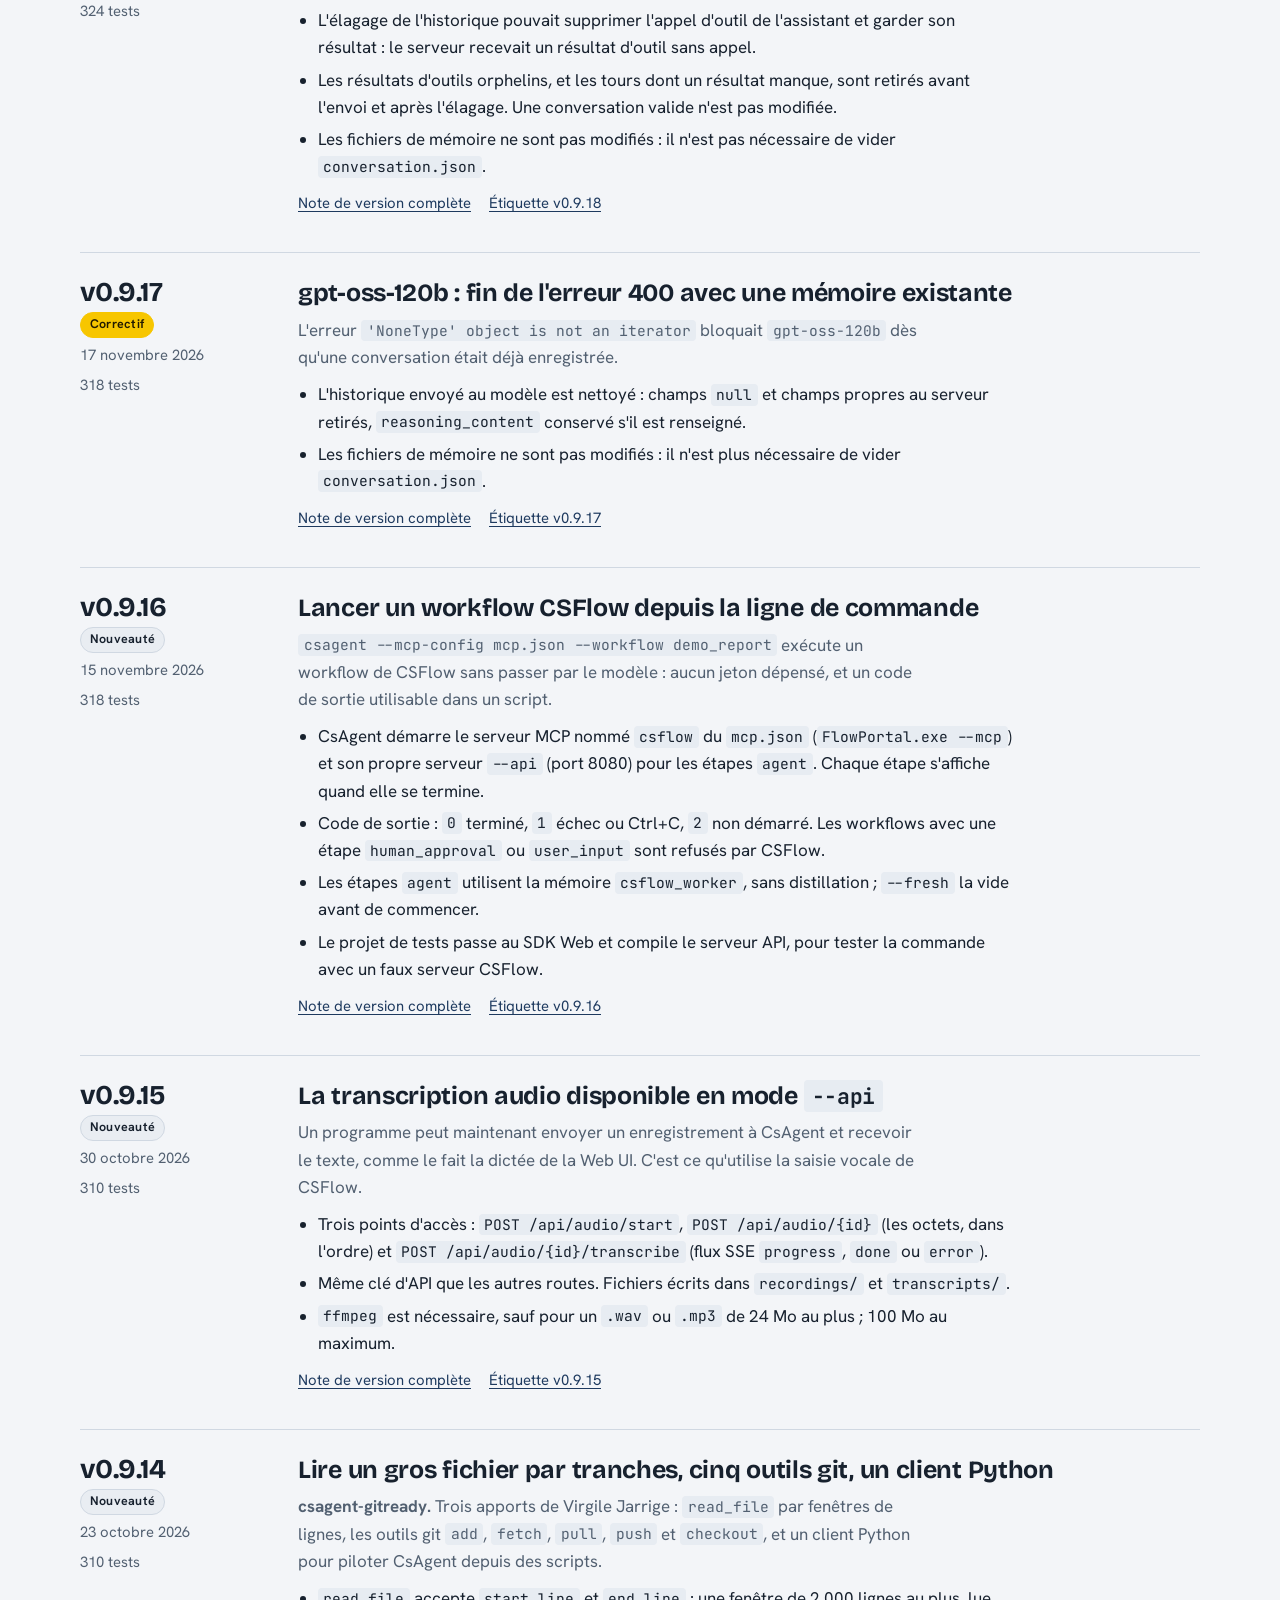
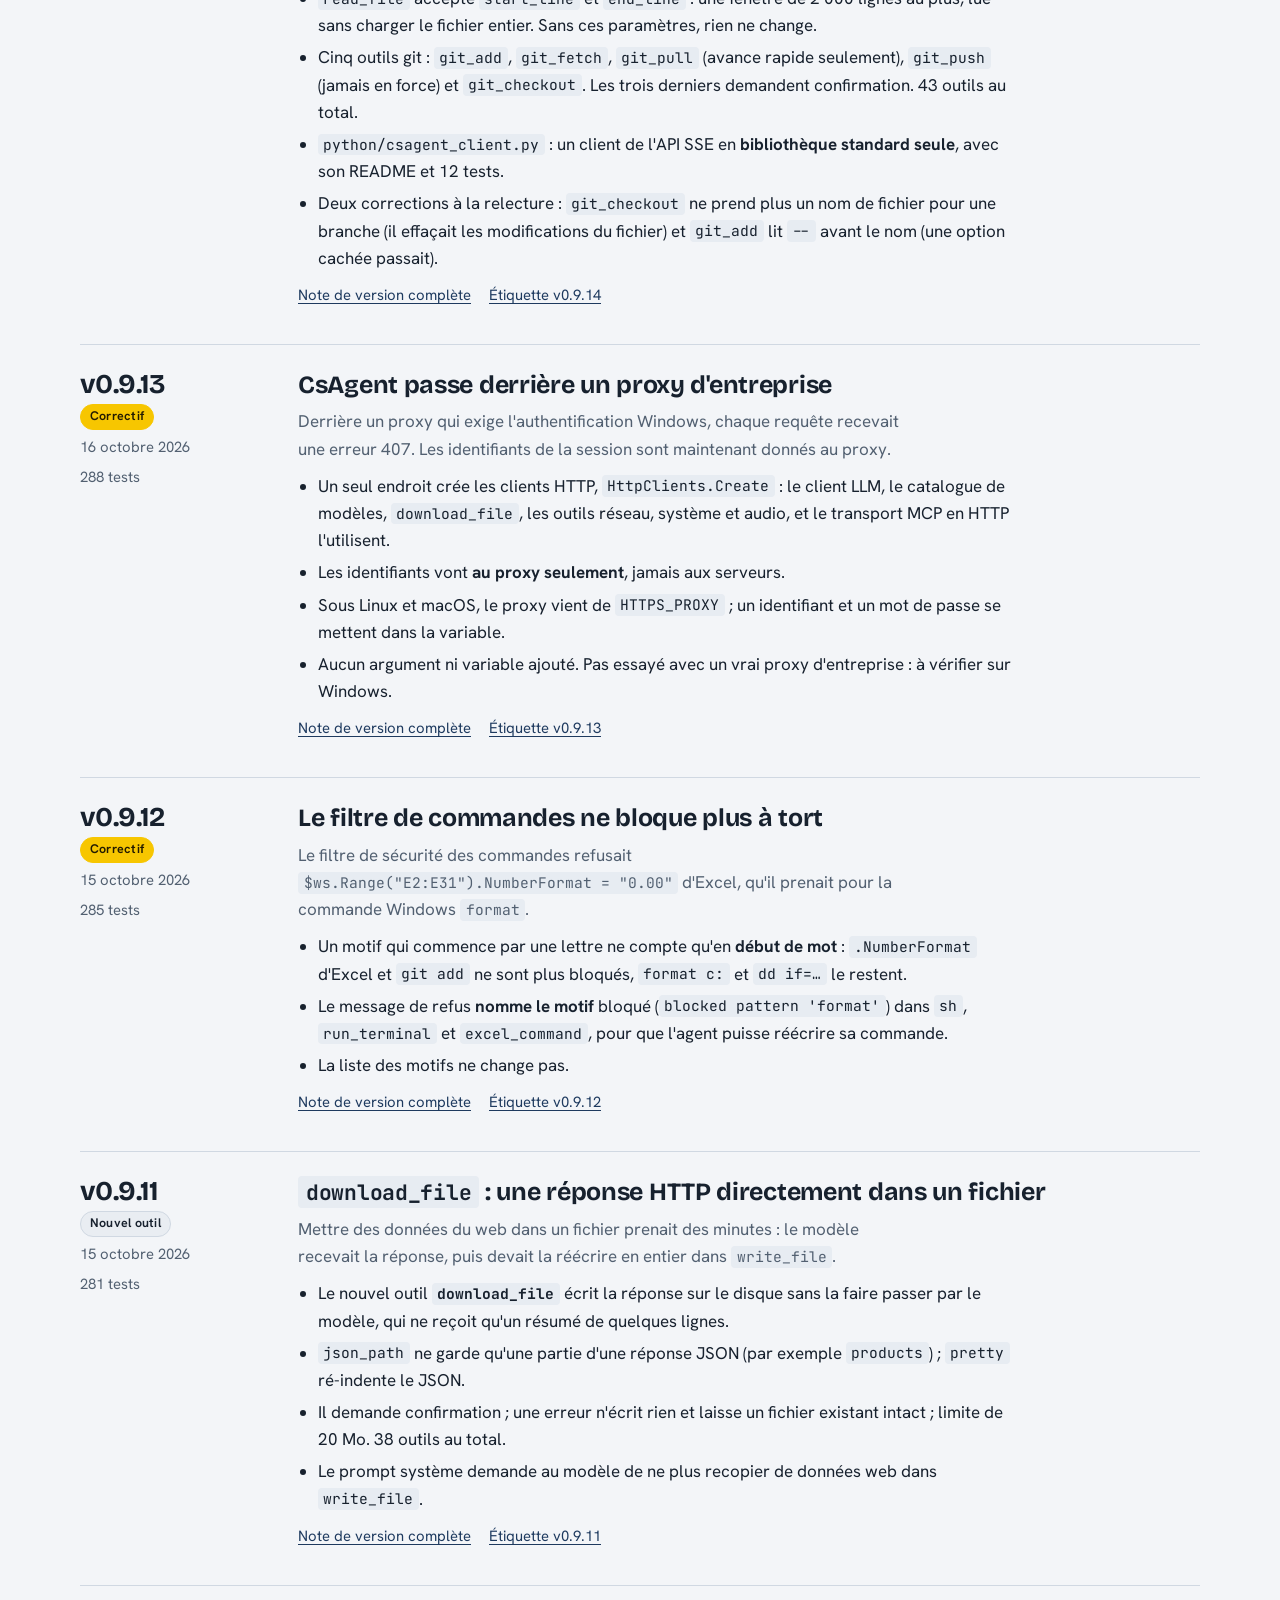
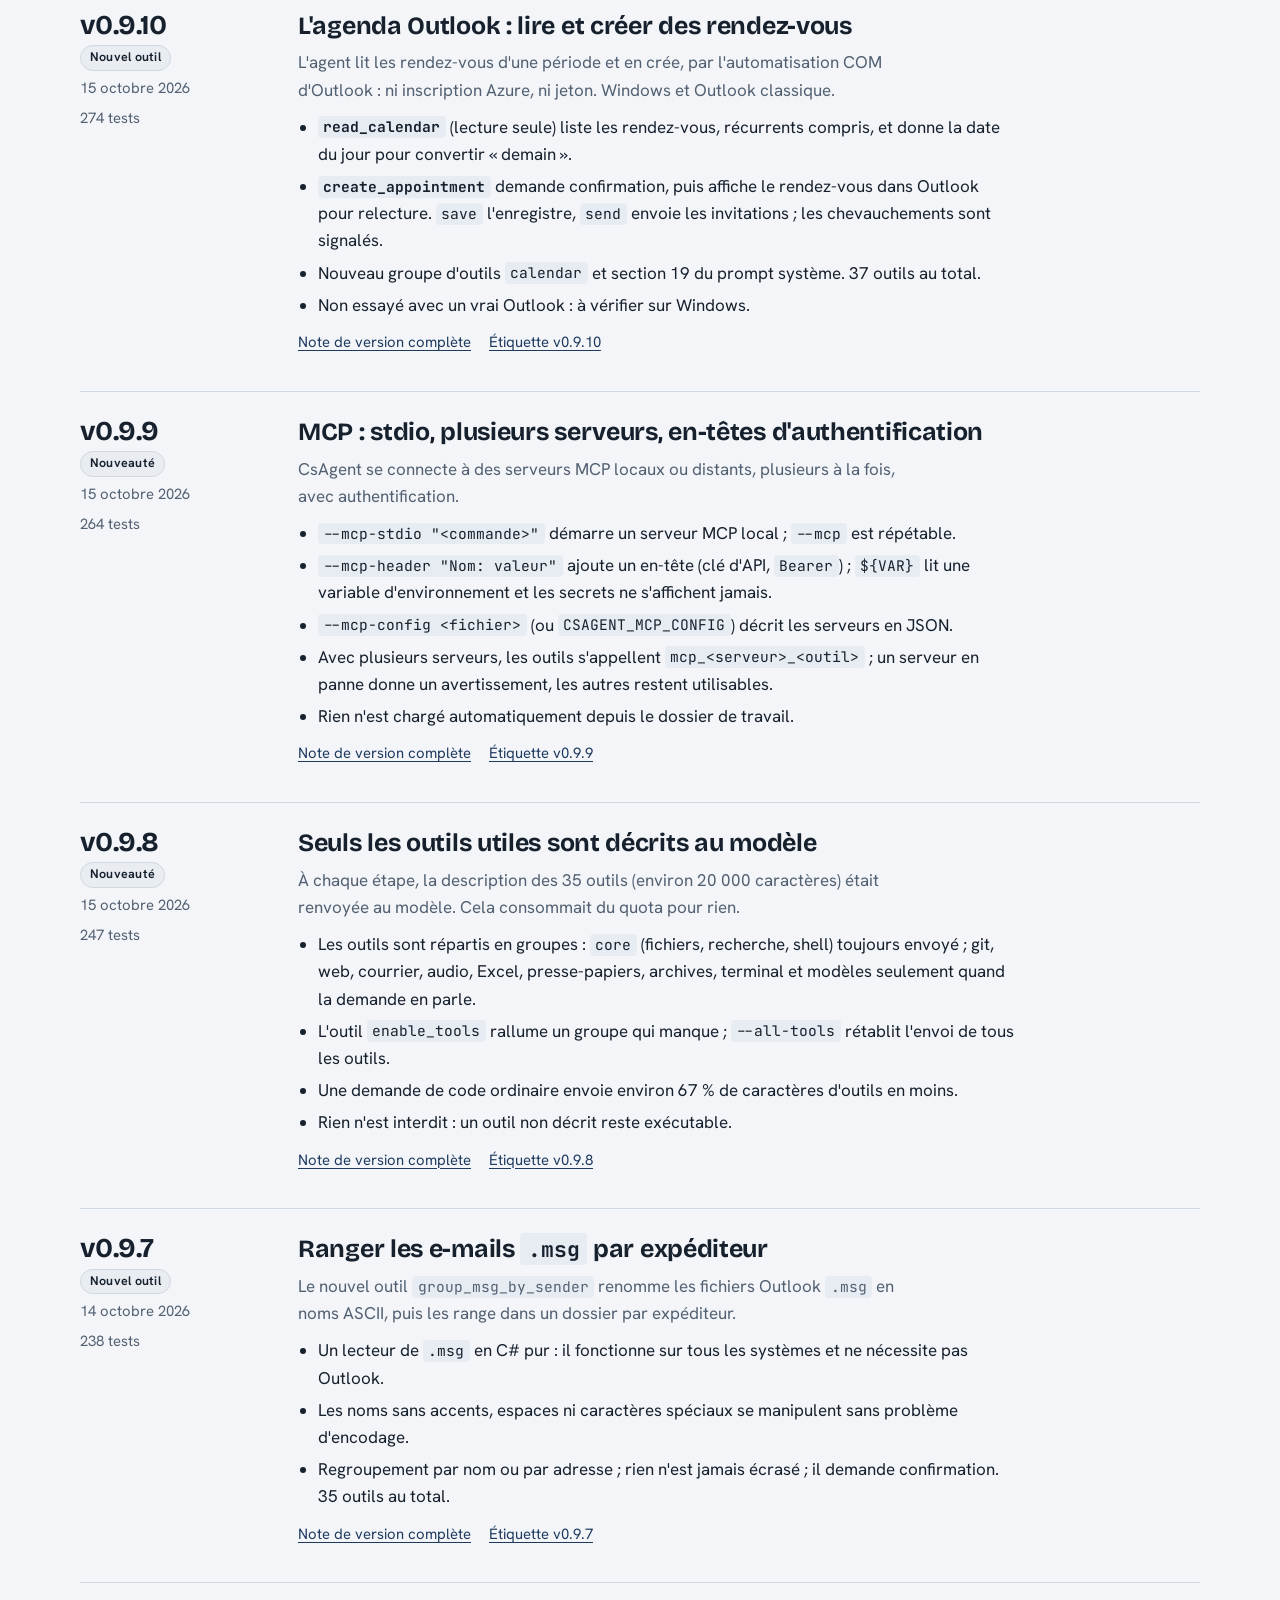
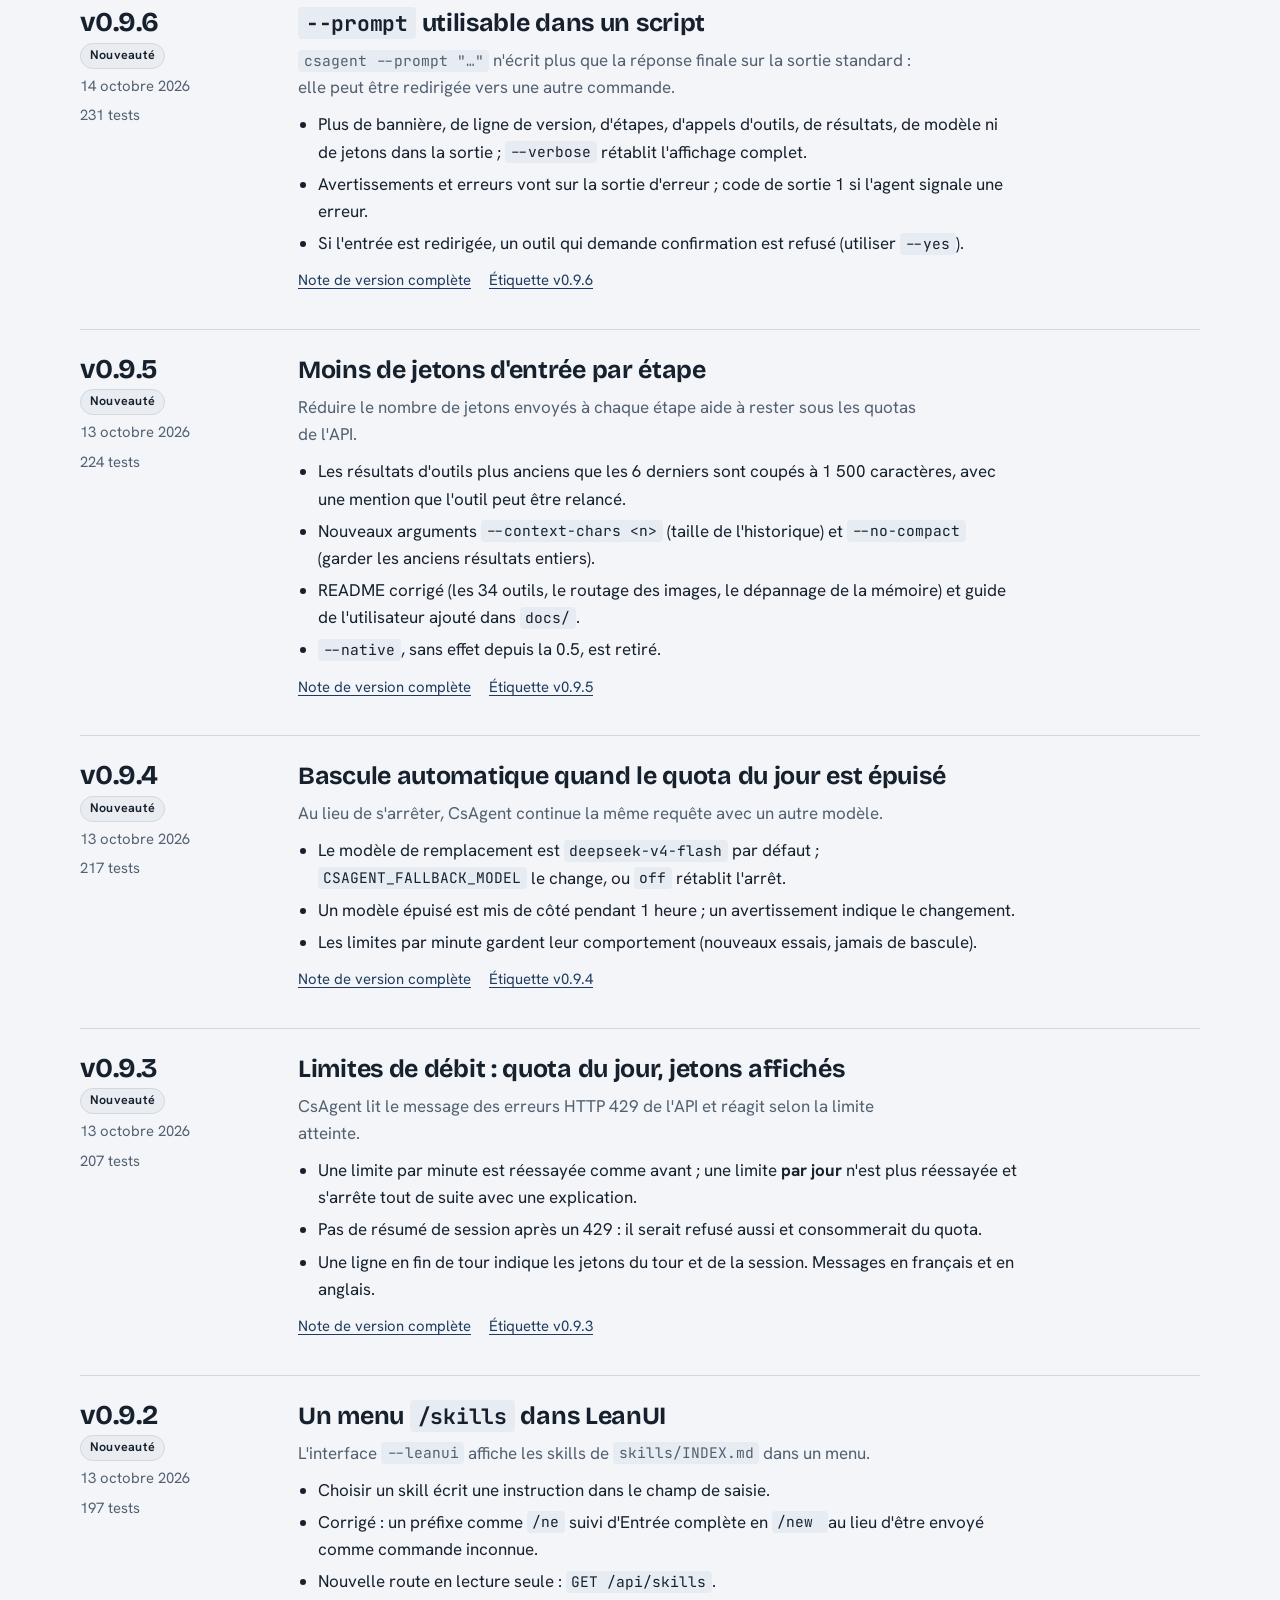
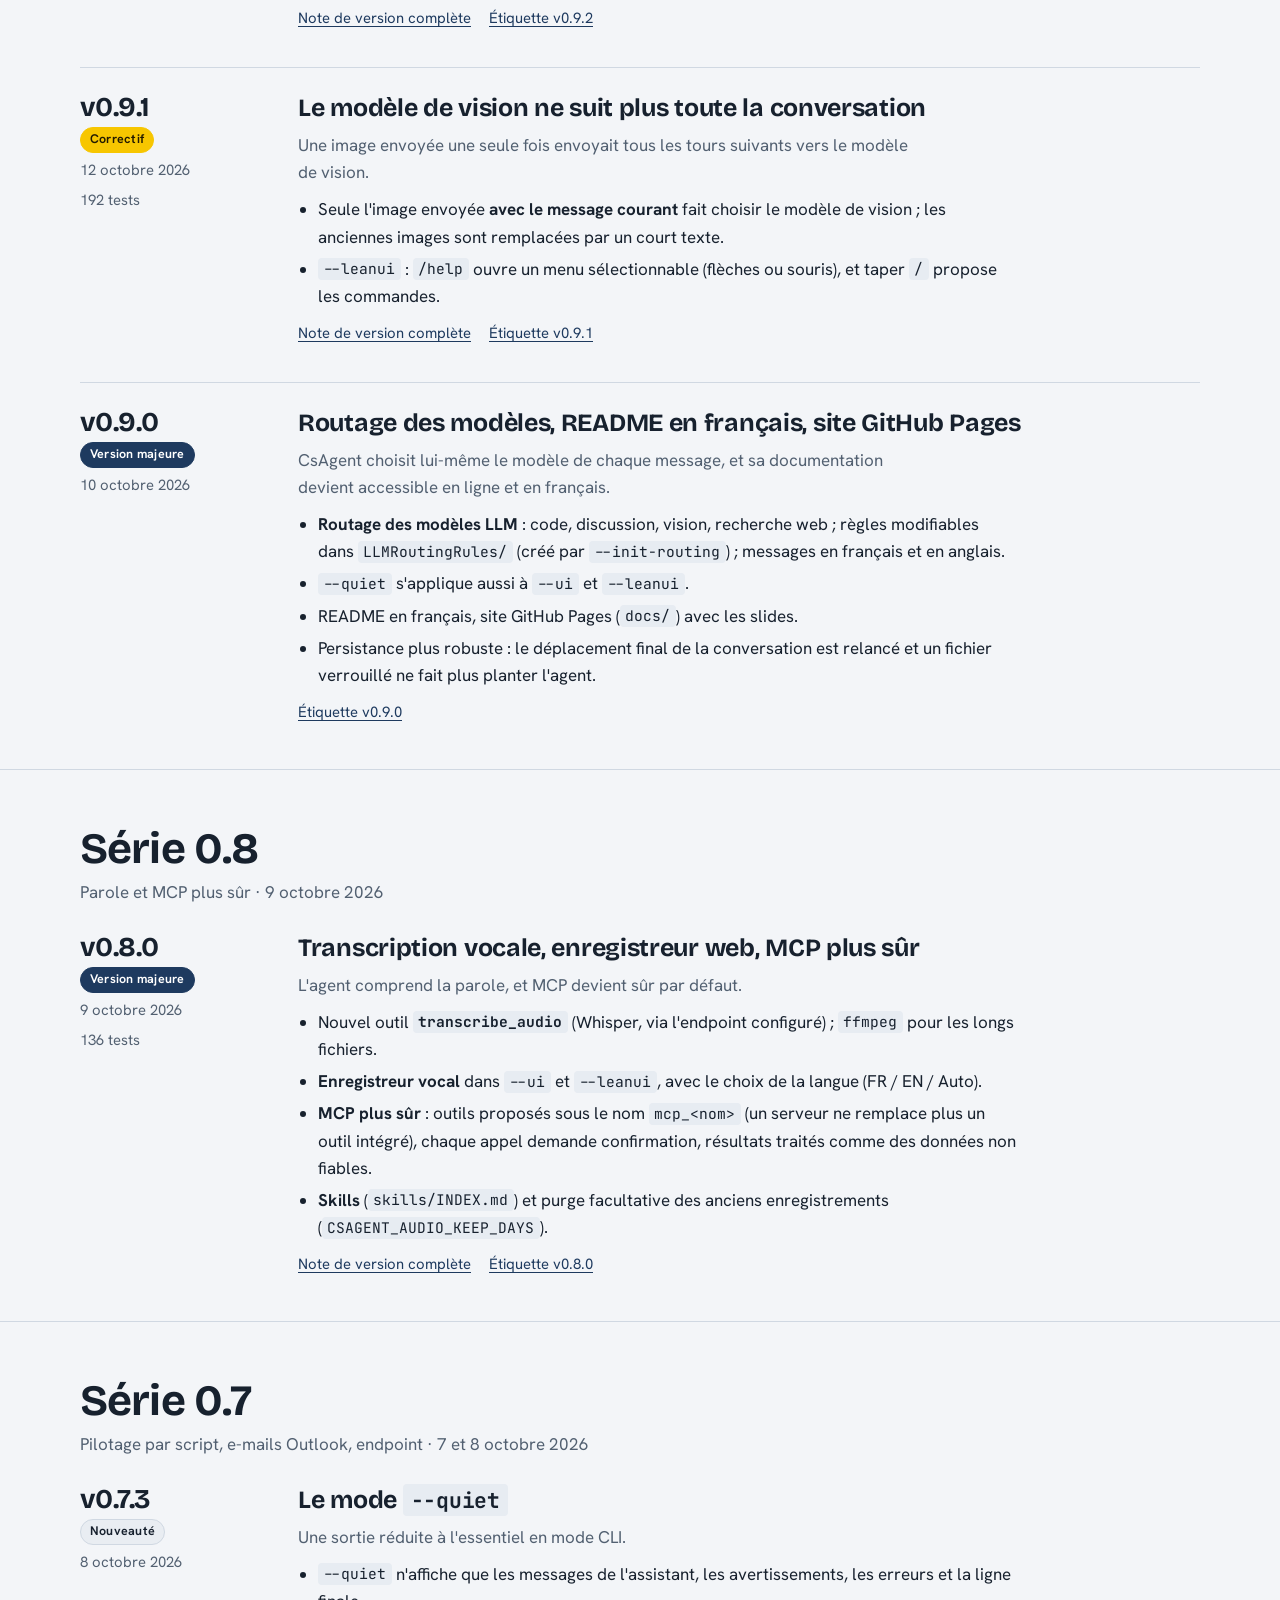
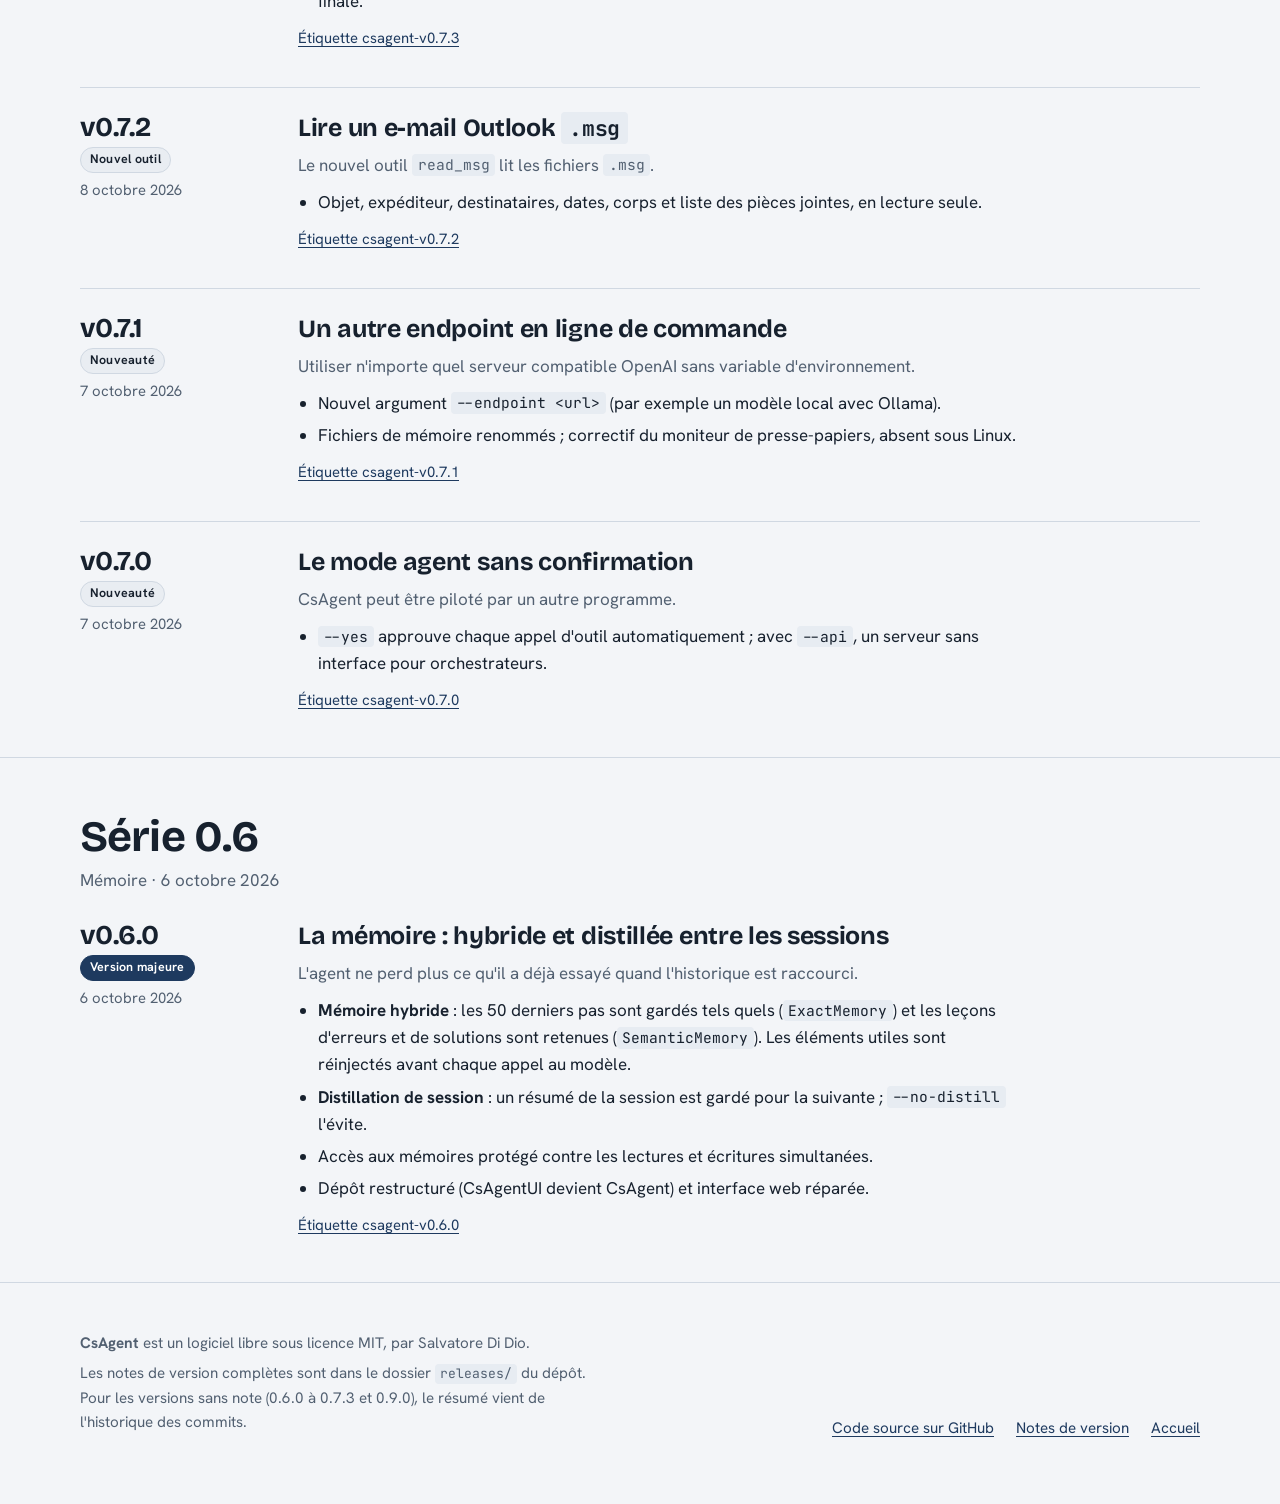
<file: docs/releases.html>
<!doctype html>
<html lang="fr">
<head>
<meta charset="utf-8">
<meta name="viewport" content="width=device-width, initial-scale=1">
<title>CsAgent : historique des versions depuis la 0.6</title>
<meta name="description" content="Toutes les versions de CsAgent depuis la 0.6.0, avec la date, le nombre de tests et un résumé de ce que chacune ajoute.">
<meta name="color-scheme" content="light dark">
<link rel="icon" href="assets/favicon.svg" type="image/svg+xml">
<style>
/* CsAgent site. One stylesheet, no framework, no external requests. */

@font-face { font-family: "Bricolage Grotesque"; src: url("assets/fonts/bricolage-grotesque-latin-wght-normal.woff2") format("woff2"); font-weight: 200 800; font-display: swap; }
@font-face { font-family: "Hanken Grotesk"; src: url("assets/fonts/hanken-grotesk-latin-wght-normal.woff2") format("woff2"); font-weight: 100 900; font-display: swap; }
@font-face { font-family: "JetBrains Mono"; src: url("assets/fonts/jetbrains-mono-latin-400-normal.woff2") format("woff2"); font-weight: 400; font-display: swap; }
@font-face { font-family: "JetBrains Mono"; src: url("assets/fonts/jetbrains-mono-latin-700-normal.woff2") format("woff2"); font-weight: 700; font-display: swap; }

:root {
  --paper: #f3f5f8;
  --paper-2: #e9edf2;
  --text: #17212e;
  --muted: #526071;
  --line: #d0d8e2;
  --ink: #1e3a5f;          /* bleu de travail */
  --ink-text: #ffffff;
  --link: #1e3a5f;
  --gate: #f7c600;         /* safety yellow: used only where the agent stops and asks */
  --gate-ink: #231b00;
  --focus: #1f6feb;
  --term-bg: #0e1a29;
  --term-bar: #14253a;
  --term-text: #d5e1ef;
  --term-dim: #7f94ab;
  --term-ok: #7bd3a0;
  --term-err: #f28b82;
  --term-call: #8fc1f2;
  --code-bg: #e7ecf2;
  --font-display: "Bricolage Grotesque", "Hanken Grotesk", system-ui, sans-serif;
  --font-body: "Hanken Grotesk", system-ui, -apple-system, "Segoe UI", sans-serif;
  --font-mono: "JetBrains Mono", ui-monospace, "Cascadia Code", Consolas, monospace;
  --gutter: 16px;
  --measure: 62ch;
}

@media (prefers-color-scheme: dark) {
  :root {
    --paper: #0c1622;
    --paper-2: #122033;
    --text: #e3ebf4;
    --muted: #9badc0;
    --line: #243348;
    --ink: #a9c8ee;
    --ink-text: #0c1622;
    --link: #a9c8ee;
    --term-bg: #07101a;
    --term-bar: #0e1c2d;
    --code-bg: #122033;
  }
}

@media (min-width: 720px) { :root { --gutter: 32px; } }

* { box-sizing: border-box; }
html { scroll-behavior: smooth; scroll-padding-top: 72px; -webkit-text-size-adjust: 100%; }
@media (prefers-reduced-motion: reduce) { html { scroll-behavior: auto; } }

body {
  margin: 0;
  background: var(--paper);
  color: var(--text);
  font-family: var(--font-body);
  font-size: 1.0625rem;
  line-height: 1.6;
  text-rendering: optimizeLegibility;
}

img { max-width: 100%; height: auto; display: block; }
a { color: var(--link); text-underline-offset: 0.18em; text-decoration-thickness: 1px; }
a:hover { text-decoration-thickness: 2px; }
:focus-visible { outline: 3px solid var(--focus); outline-offset: 2px; border-radius: 3px; }

.wrap { width: min(1120px, 100% - 2 * var(--gutter)); margin-inline: auto; }
.sr-only { position: absolute; width: 1px; height: 1px; overflow: hidden; clip: rect(0 0 0 0); white-space: nowrap; }
.skip { position: absolute; left: var(--gutter); top: -60px; background: var(--ink); color: var(--ink-text); padding: 8px 14px; border-radius: 6px; z-index: 20; }
.skip:focus { top: 8px; }

/* ---------- type ---------- */
h1, h2, h3 { font-family: var(--font-display); font-weight: 700; letter-spacing: -0.02em; line-height: 1.08; margin: 0; text-wrap: balance; }
h1 { font-size: clamp(2.15rem, 4.4vw, 3.45rem); line-height: 1.05; letter-spacing: -0.028em; }
h2 { font-size: clamp(1.85rem, 3.4vw, 2.7rem); }
h3 { font-size: clamp(1.25rem, 2vw, 1.55rem); letter-spacing: -0.012em; line-height: 1.2; }
p { margin: 0 0 1em; max-width: var(--measure); }
.lede { font-size: 1.2rem; line-height: 1.55; color: var(--muted); max-width: 56ch; }
code, kbd, pre { font-family: var(--font-mono); font-size: 0.86em; }
code { background: var(--code-bg); padding: 0.1em 0.38em; border-radius: 4px; white-space: nowrap; }
code.w, .pre code { white-space: normal; }
.muted { color: var(--muted); }

/* ---------- header ---------- */
.top { position: sticky; top: 0; z-index: 10; background: color-mix(in srgb, var(--paper) 88%, transparent); backdrop-filter: blur(8px); border-bottom: 1px solid var(--line); }
.top .wrap { display: flex; align-items: center; gap: 20px; min-height: 56px; }
.brand { font-family: var(--font-display); font-weight: 800; font-size: 1.25rem; letter-spacing: -0.02em; color: var(--text); text-decoration: none; display: inline-flex; align-items: center; gap: 9px; flex: none; }
.brand img { width: 26px; height: 26px; }
.top nav { display: flex; gap: 4px; overflow-x: auto; scrollbar-width: none; flex: 1; min-width: 0; }
.top nav::-webkit-scrollbar { display: none; }
.top nav a { color: var(--muted); text-decoration: none; padding: 8px 10px; border-radius: 6px; font-size: 0.95rem; white-space: nowrap; }
.top nav a:hover { color: var(--text); background: var(--paper-2); }
.top .gh { flex: none; font-size: 0.92rem; padding: 7px 12px; }

/* ---------- buttons ---------- */
.btn { display: inline-flex; align-items: center; gap: 8px; font: inherit; font-weight: 650; font-size: 1rem; padding: 12px 20px; border-radius: 8px; border: 2px solid var(--ink); background: var(--ink); color: var(--ink-text); text-decoration: none; cursor: pointer; line-height: 1.2; }
.btn:hover { filter: brightness(1.08); text-decoration: none; }
.btn.ghost { background: transparent; color: var(--ink); }
.btn.ghost:hover { background: var(--paper-2); filter: none; }
.btn.small { padding: 7px 12px; font-size: 0.92rem; border-width: 1.5px; }

/* ---------- hero ---------- */
.hero { padding: 48px 0 40px; }
.hero .wrap { display: grid; gap: 40px; align-items: center; }
@media (min-width: 980px) { .hero .wrap { grid-template-columns: minmax(0, 5fr) minmax(0, 6fr); gap: 56px; } .hero { padding: 72px 0 56px; } }
.hero h1 { margin-bottom: 22px; }
.hero .lede { margin-bottom: 28px; }
.cta { display: flex; flex-wrap: wrap; gap: 12px; margin-bottom: 22px; }
.fine { font-size: 0.95rem; color: var(--muted); max-width: 48ch; margin: 0; }

/* ---------- terminal ---------- */
.term { background: var(--term-bg); color: var(--term-text); border-radius: 12px; border: 1px solid color-mix(in srgb, var(--ink) 35%, transparent); overflow: hidden; box-shadow: 0 24px 48px -28px rgba(8, 20, 38, 0.55); }
.term-bar { background: var(--term-bar); padding: 9px 14px; font-family: var(--font-mono); font-size: 0.78rem; color: var(--term-dim); display: flex; justify-content: space-between; gap: 12px; }
.term-body { margin: 0; padding: 16px 16px 8px; font-family: var(--font-mono); font-size: 0.78rem; line-height: 1.55; height: 430px; overflow: auto; white-space: pre-wrap; word-break: break-word; tab-size: 4; scrollbar-width: thin; }
@media (min-width: 720px) { .term-body { font-size: 0.82rem; height: 470px; } }
.term-body .d { color: var(--term-dim); }
.term-body .u { color: #ffffff; font-weight: 700; }
.term-body .c { color: var(--term-call); }
.term-body .ok { color: var(--term-ok); }
.term-body .er { color: var(--term-err); }
.term-body .q { color: var(--gate); font-weight: 700; }
.caret::after { content: "\2588"; color: var(--term-dim); animation: blink 1.05s steps(1) infinite; margin-left: 1px; }
@keyframes blink { 50% { opacity: 0; } }
@media (prefers-reduced-motion: reduce) { .caret::after { animation: none; } }

.gate-bar { background: var(--gate); color: var(--gate-ink); padding: 12px 16px; display: none; align-items: center; justify-content: space-between; gap: 12px; flex-wrap: wrap; }
.gate-bar.on { display: flex; }
.gate-bar.waiting { animation: gate-pulse 1.8s ease-in-out 3; }
@keyframes gate-pulse { 0%, 100% { box-shadow: inset 0 0 0 0 rgba(35, 27, 0, 0); } 50% { box-shadow: inset 0 0 0 3px rgba(35, 27, 0, 0.45); } }
@media (prefers-reduced-motion: reduce) { .gate-bar.waiting { animation: none; } }
.gate-bar p { margin: 0; font-weight: 650; font-size: 0.95rem; max-width: none; }
.gate-bar .opts { display: flex; gap: 8px; }
.gate-btn { font: inherit; font-weight: 700; font-size: 0.95rem; padding: 8px 16px; border-radius: 6px; border: 2px solid var(--gate-ink); cursor: pointer; background: var(--gate-ink); color: var(--gate); line-height: 1.2; }
.gate-btn.no { background: transparent; color: var(--gate-ink); }
.gate-btn:focus-visible { outline-color: #ffffff; outline-offset: 2px; }
.replay { display: none; background: var(--term-bar); padding: 10px 16px; align-items: center; justify-content: space-between; gap: 12px; font-size: 0.9rem; color: var(--term-dim); }
.replay.on { display: flex; }
.replay button { font: inherit; font-weight: 650; background: transparent; color: var(--term-text); border: 1.5px solid var(--term-dim); padding: 6px 12px; border-radius: 6px; cursor: pointer; }
.replay button:hover { border-color: var(--term-text); }
.term-note { font-size: 0.88rem; color: var(--muted); margin: 14px 0 0; max-width: 60ch; }

/* ---------- sections ---------- */
section { padding: 72px 0; }
section + section { border-top: 1px solid var(--line); }
.sec-head { margin-bottom: 40px; display: grid; gap: 16px; }
.sec-head .lede { margin: 0; }

.glance { display: grid; gap: 0 40px; grid-template-columns: 1fr; }
@media (min-width: 720px) { .glance { grid-template-columns: repeat(2, 1fr); } }
@media (min-width: 1000px) { .glance { grid-template-columns: repeat(4, 1fr); } }
.glance > div { border-top: 2px solid var(--ink); padding: 14px 0 28px; }
.glance > div.ask { border-top-color: var(--gate); }
.glance h3 { font-size: 1.2rem; margin-bottom: 8px; }
.glance p { color: var(--muted); font-size: 0.98rem; margin: 0; }
.glance a { color: inherit; text-decoration: none; }
.glance a:hover h3 { text-decoration: underline; text-decoration-thickness: 2px; }

/* flow diagram (html, so it reflows on phones) */
.flow { list-style: none; margin: 0; padding: 0; display: grid; gap: 0; grid-template-columns: 1fr; }
@media (min-width: 900px) { .flow { grid-template-columns: 1fr 1.25fr 1.7fr 1fr; } }
.flow > li { position: relative; padding: 20px 20px 22px; background: var(--paper-2); }
.flow > li + li { margin-top: 28px; }
@media (min-width: 900px) { .flow > li + li { margin-top: 0; margin-left: 28px; } }
.flow > li + li::before { content: ""; position: absolute; background: var(--ink); }
.flow > li + li::before { left: 24px; top: -28px; width: 2px; height: 28px; }
.flow > li + li::after { content: ""; position: absolute; left: 19px; top: -9px; border: 6px solid transparent; border-top: 8px solid var(--ink); border-bottom: 0; }
@media (min-width: 900px) {
  .flow > li + li::before { left: -28px; top: 30px; width: 28px; height: 2px; }
  .flow > li + li::after { left: -10px; top: 24px; border: 6px solid transparent; border-left: 8px solid var(--ink); border-right: 0; }
}
.flow > li.gate { background: var(--gate); color: var(--gate-ink); }
.flow h3 { font-size: 1.1rem; margin-bottom: 6px; }
.flow p { font-size: 0.95rem; margin: 0; max-width: none; }
.flow ul { margin: 8px 0 0; padding-left: 1.1em; font-size: 0.95rem; }
.flow > li.gate p, .flow > li.gate ul { color: var(--gate-ink); }
.loop { margin-top: 14px; border-left: 2px solid var(--ink); padding: 4px 0 4px 16px; color: var(--muted); font-size: 0.97rem; max-width: 80ch; }

/* two-column */
.split { display: grid; gap: 28px 56px; align-items: start; }
@media (min-width: 900px) { .split { grid-template-columns: repeat(2, minmax(0, 1fr)); } .split.wide-left { grid-template-columns: 7fr 5fr; } .split.wide-right { grid-template-columns: 5fr 7fr; } }
.block { margin-top: 64px; }
.block > h3 { margin-bottom: 0; }
.split h3 + *, .block h3 + *, .start-steps h3 + * { margin-top: 12px; }

figure { margin: 0; }
figure img { border-radius: 10px; border: 1px solid var(--line); background: var(--term-bg); }
figcaption { font-size: 0.92rem; color: var(--muted); margin-top: 10px; max-width: 60ch; }
.shots { display: grid; gap: 28px; }
@media (min-width: 900px) { .shots { grid-template-columns: repeat(2, minmax(0, 1fr)); } }

.cmd { font-family: var(--font-mono); font-size: 0.9rem; background: var(--term-bg); color: var(--term-text); padding: 4px 10px; border-radius: 6px; display: inline-block; }

/* prompts list */
.prompts { margin: 0; padding: 0; list-style: none; }
.prompts li { display: grid; gap: 6px 32px; padding: 18px 0; border-top: 1px solid var(--line); }
.prompts li:last-child { border-bottom: 1px solid var(--line); }
@media (min-width: 820px) { .prompts li { grid-template-columns: 5fr 6fr; } }
.prompts q { font-family: var(--font-display); font-weight: 600; font-size: 1.2rem; line-height: 1.3; letter-spacing: -0.01em; quotes: "\00AB\00A0" "\00A0\00BB"; }
.prompts span { color: var(--muted); font-size: 0.98rem; }

/* voice */
.chunks { display: flex; gap: 4px; align-items: flex-end; height: 56px; margin-bottom: 8px; }
.chunks i { flex: 1; background: var(--ink); border-radius: 2px; opacity: 0.88; }
.chunks-label { display: flex; justify-content: space-between; font-size: 0.85rem; color: var(--muted); margin-bottom: 20px; }
.outcome { display: grid; gap: 10px; grid-template-columns: 1fr 1fr; }
.outcome div { border: 1.5px solid var(--line); border-radius: 8px; padding: 12px 14px; font-size: 0.93rem; }
.outcome b { display: block; font-family: var(--font-display); font-size: 1.02rem; margin-bottom: 3px; }
.outcome span { color: var(--muted); }

/* memory visual */
.pre { background: var(--term-bg); color: var(--term-text); border-radius: 10px; padding: 16px 18px; font-family: var(--font-mono); font-size: 0.84rem; line-height: 1.65; overflow-x: auto; margin: 0; white-space: pre; }
.pre .d { color: var(--term-dim); }
.pre .c { color: var(--term-call); }
.pre .ok { color: var(--term-ok); }
.pre .er { color: var(--term-err); }
.pre .q { color: var(--gate); }
.pre-wrap { position: relative; }
.copy { position: absolute; top: 8px; right: 8px; font: inherit; font-size: 0.78rem; font-weight: 650; color: var(--term-text); background: var(--term-bar); border: 1px solid var(--term-dim); border-radius: 5px; padding: 3px 9px; cursor: pointer; opacity: 0.9; }
.copy:hover { opacity: 1; border-color: var(--term-text); }
.lists { display: grid; grid-template-columns: 1fr 1fr; gap: 0; border: 1px solid var(--line); border-radius: 10px; overflow: hidden; }
.lists div { padding: 14px 16px; border-bottom: 1px solid var(--line); }
.lists div:nth-child(odd) { border-right: 1px solid var(--line); }
.lists div:nth-last-child(-n+2) { border-bottom: 0; }
.lists b { display: block; font-family: var(--font-display); margin-bottom: 4px; }
.lists span { color: var(--muted); font-size: 0.93rem; line-height: 1.45; display: block; }

/* dials */
.dials { margin: 0; display: grid; gap: 0; }
.dials div { display: grid; gap: 4px 24px; padding: 14px 0; border-top: 1px solid var(--line); }
.dials div:last-child { border-bottom: 1px solid var(--line); }
@media (min-width: 720px) { .dials div { grid-template-columns: 190px 1fr; } }
.dials dt { font-family: var(--font-mono); font-size: 0.9rem; font-weight: 700; }
.dials dd { margin: 0; color: var(--muted); }

/* safety */
#safety { background: var(--paper-2); }
#safety .sec-head h2::before { content: ""; display: block; width: 72px; height: 10px; background: var(--gate); margin-bottom: 20px; border-radius: 2px; }
.layers { margin: 0; padding: 0; list-style: none; display: grid; gap: 0; }
.layers li { display: grid; gap: 4px 32px; padding: 20px 0 20px 22px; border-top: 1px solid var(--line); }
.layers li:last-child { border-bottom: 1px solid var(--line); }
@media (min-width: 820px) { .layers li { grid-template-columns: 230px 1fr; } }
.layers h3 { font-size: 1.2rem; }
.layers li.asks { background: linear-gradient(var(--gate), var(--gate)) left top / 8px 100% no-repeat; }
.layers p { margin: 0; color: var(--muted); max-width: 70ch; }
.layers p code { color: var(--text); }
.callout { margin-top: 36px; border: 2px solid var(--text); border-radius: 10px; padding: 20px 24px; max-width: 78ch; background: var(--paper); }
.callout h3 { margin-bottom: 8px; font-size: 1.2rem; }
.callout p:last-child { margin-bottom: 0; }

/* dev */
.events { width: 100%; border-collapse: collapse; font-size: 0.95rem; }
.events th, .events td { text-align: left; padding: 9px 12px 9px 0; border-top: 1px solid var(--line); vertical-align: top; }
.events th { font-family: var(--font-mono); font-weight: 700; font-size: 0.86rem; white-space: nowrap; }
.events td { color: var(--muted); }
.events tr:last-child th, .events tr:last-child td { border-bottom: 1px solid var(--line); }
.steps { list-style: none; margin: 0; padding: 0; counter-reset: s; display: grid; gap: 14px; }
.steps li { counter-increment: s; display: grid; grid-template-columns: 34px 1fr; gap: 12px; align-items: baseline; max-width: 70ch; }
.steps li::before { content: counter(s); font-family: var(--font-display); font-weight: 800; font-size: 1.1rem; width: 28px; height: 28px; border-radius: 50%; background: var(--ink); color: var(--ink-text); display: grid; place-items: center; align-self: start; margin-top: 1px; }
.catalog { display: grid; gap: 22px 40px; }
@media (min-width: 720px) { .catalog { grid-template-columns: repeat(2, 1fr); } }
@media (min-width: 1000px) { .catalog { grid-template-columns: repeat(3, 1fr); } }
.catalog h3 { font-size: 1.05rem; margin-bottom: 8px; }
.chips { display: flex; flex-wrap: wrap; gap: 6px; margin: 0; padding: 0; list-style: none; }
.chips li { font-family: var(--font-mono); font-size: 0.78rem; padding: 3px 8px; border: 1px solid var(--line); border-radius: 5px; background: var(--paper); }
.chips li.ask { border-left: 5px solid var(--gate); }
.chips li.win::after { content: " (Windows)"; color: var(--muted); font-family: var(--font-body); font-size: 0.74rem; }
.legend { font-size: 0.9rem; color: var(--muted); margin-top: 18px; display: flex; align-items: center; gap: 8px; max-width: none; }
.legend i { display: inline-block; width: 5px; height: 16px; background: var(--gate); border-radius: 1px; }
.facts { margin: 0; padding: 0; list-style: none; display: grid; gap: 10px; max-width: 64ch; }
.facts li { padding-left: 18px; position: relative; }
.facts li::before { content: ""; position: absolute; left: 0; top: 0.7em; width: 8px; height: 2px; background: var(--ink); }

/* get started */
.tabs { display: flex; gap: 6px; margin-bottom: 14px; flex-wrap: wrap; }
.tabs button { font: inherit; font-weight: 650; font-size: 0.95rem; padding: 7px 14px; border-radius: 999px; border: 1.5px solid var(--line); background: transparent; color: var(--muted); cursor: pointer; }
.tabs button[aria-pressed="true"] { background: var(--ink); color: var(--ink-text); border-color: var(--ink); }
.start-steps { display: grid; gap: 32px; max-width: 760px; }
.start-steps h3 { font-size: 1.3rem; }
.start-steps p { max-width: 64ch; }

/* status */
.limits { margin: 0; padding: 0; list-style: none; display: grid; gap: 12px; max-width: 72ch; }
.limits li { padding: 12px 0 12px 0; border-top: 1px solid var(--line); }
.limits li:last-child { border-bottom: 1px solid var(--line); }

footer { padding: 48px 0 64px; border-top: 1px solid var(--line); color: var(--muted); font-size: 0.95rem; }
footer .wrap { display: grid; gap: 24px; }
@media (min-width: 820px) { footer .wrap { grid-template-columns: 1fr auto; align-items: end; } }
footer ul { list-style: none; margin: 0; padding: 0; display: flex; flex-wrap: wrap; gap: 6px 22px; }
footer p { margin: 0 0 6px; max-width: 60ch; }

/* grid children must be allowed to shrink, or wide code blocks stretch the page on phones */
.hero .wrap > *, .split > *, .shots > *, .catalog > *, .start-steps > * { min-width: 0; }
.pre-wrap { min-width: 0; max-width: 100%; }
.pre { max-width: 100%; }

.views { font-size: 0.88rem; margin-top: 14px; }
.views strong { color: var(--text); font-variant-numeric: tabular-nums; }

</style>
<style>
  .rel-intro { padding: 40px 0 24px; }
  .rel-intro h1 { margin-bottom: 18px; }
  .rel-stats { display: flex; flex-wrap: wrap; gap: 12px 36px; margin: 28px 0 0; padding: 0; list-style: none; }
  .rel-stats li { display: grid; gap: 2px; }
  .rel-stats b { font-family: var(--font-display); font-size: 2rem; line-height: 1; letter-spacing: -0.02em; }
  .rel-stats span { color: var(--muted); font-size: 0.95rem; }
  .rel-toc { display: flex; flex-wrap: wrap; gap: 8px; margin: 0; padding: 0; list-style: none; }
  .rel-toc a { display: inline-block; padding: 5px 11px; border: 1px solid var(--line); border-radius: 999px; text-decoration: none; font-family: var(--font-mono); font-size: 0.86rem; color: var(--ink); }
  .rel-toc a:hover { background: var(--paper-2); }
  .rel-toc .grp { flex-basis: 100%; margin-top: 10px; color: var(--muted); font-size: 0.9rem; }
  .rel-series { padding: 56px 0 8px; }
  .rel-series + .rel-series { border-top: 1px solid var(--line); }
  .rel-series > .wrap > header { margin-bottom: 28px; }
  .rel-series header p { margin: 6px 0 0; color: var(--muted); }
  .rel { display: grid; gap: 6px 28px; padding: 26px 0; border-top: 1px solid var(--line); }
  .rel:first-of-type { border-top: 0; padding-top: 0; }
  @media (min-width: 860px) { .rel { grid-template-columns: 190px 1fr; } }
  .rel-meta { display: grid; gap: 6px; align-content: start; }
  .rel-ver { font-family: var(--font-display); font-weight: 700; font-size: 1.7rem; letter-spacing: -0.02em; line-height: 1; margin: 0; }
  .rel-ver a { color: inherit; text-decoration: none; }
  .rel-ver a:hover { text-decoration: underline; }
  .rel-date, .rel-tests { color: var(--muted); font-size: 0.93rem; margin: 0; }
  .rel-kind { justify-self: start; font-size: 0.78rem; font-weight: 650; letter-spacing: 0.02em; padding: 2px 9px; border-radius: 999px; border: 1px solid var(--line); background: var(--paper-2); }
  .rel-kind.major { background: var(--ink); color: var(--ink-text); border-color: var(--ink); }
  .rel-kind.fix { background: var(--gate); color: var(--gate-ink); border-color: var(--gate); }
  .rel-body h3 { margin: 0 0 8px; }
  .rel-body > p { margin: 0 0 10px; color: var(--muted); }
  .rel-body ul { margin: 0 0 12px; padding-left: 1.15em; max-width: 72ch; }
  .rel-body li { margin: 0 0 5px; }
  .rel > * { min-width: 0; }
  .rel-body code, .rel-body li, .rel-body p { overflow-wrap: anywhere; }
  .rel-body code { white-space: normal; }
  .rel-links { margin: 0; font-size: 0.93rem; display: flex; flex-wrap: wrap; gap: 4px 18px; }
</style>
</head>
<body>
<a class="skip" href="#main">Aller au contenu</a>

<header class="top">
  <div class="wrap">
    <a class="brand" href="index.html"><img src="assets/favicon.svg" alt="" width="26" height="26">CsAgent</a>
    <nav aria-label="Pages">
      <a href="index.html">Accueil</a>
      <a href="guide-csagent.html">Guide</a>
      <a href="slides.html">Slides</a>
      <a href="presentation.html">Présentation</a>
      <a href="pourquoi-utiliser.html">Pourquoi</a>
      <a href="documentation.html">Documentation</a>
      <a href="releases.html" aria-current="page">Versions</a>
    </nav>
    <a class="btn ghost gh small" href="https://github.com/artydev/csagent">GitHub</a>
  </div>
</header>

<main id="main">
<div class="rel-intro">
  <div class="wrap">
    <h1>Historique des versions</h1>
    <p class="lede">Toutes les versions de CsAgent depuis la 0.6.0 : ce que chacune ajoute ou corrige, avec sa date et le nombre de tests.</p>
    <ul class="rel-stats">
      <li><b>30</b><span>versions</span></li>
      <li><b>53</b><span>jours, du 6 octobre au 27 novembre 2026</span></li>
      <li><b>136 → 366</b><span>tests, de la 0.8.0 à la 0.9.23</span></li>
    </ul>
  </div>
</div>

<section aria-labelledby="toc-h" style="padding:24px 0 8px">
  <div class="wrap">
    <h2 id="toc-h" class="sr-only">Sommaire</h2>
    <ul class="rel-toc">
      <li class="grp">Série 0.9</li>
      <li><a href="#v0.9.23">v0.9.23</a></li>
      <li><a href="#v0.9.22">v0.9.22</a></li>
      <li><a href="#v0.9.21">v0.9.21</a></li>
      <li><a href="#v0.9.20">v0.9.20</a></li>
      <li><a href="#v0.9.19">v0.9.19</a></li>
      <li><a href="#v0.9.18">v0.9.18</a></li>
      <li><a href="#v0.9.17">v0.9.17</a></li>
      <li><a href="#v0.9.16">v0.9.16</a></li>
      <li><a href="#v0.9.15">v0.9.15</a></li>
      <li><a href="#v0.9.14">v0.9.14</a></li>
      <li><a href="#v0.9.13">v0.9.13</a></li>
      <li><a href="#v0.9.12">v0.9.12</a></li>
      <li><a href="#v0.9.11">v0.9.11</a></li>
      <li><a href="#v0.9.10">v0.9.10</a></li>
      <li><a href="#v0.9.9">v0.9.9</a></li>
      <li><a href="#v0.9.8">v0.9.8</a></li>
      <li><a href="#v0.9.7">v0.9.7</a></li>
      <li><a href="#v0.9.6">v0.9.6</a></li>
      <li><a href="#v0.9.5">v0.9.5</a></li>
      <li><a href="#v0.9.4">v0.9.4</a></li>
      <li><a href="#v0.9.3">v0.9.3</a></li>
      <li><a href="#v0.9.2">v0.9.2</a></li>
      <li><a href="#v0.9.1">v0.9.1</a></li>
      <li><a href="#v0.9.0">v0.9.0</a></li>
      <li class="grp">Série 0.8</li>
      <li><a href="#v0.8.0">v0.8.0</a></li>
      <li class="grp">Série 0.7</li>
      <li><a href="#v0.7.3">v0.7.3</a></li>
      <li><a href="#v0.7.2">v0.7.2</a></li>
      <li><a href="#v0.7.1">v0.7.1</a></li>
      <li><a href="#v0.7.0">v0.7.0</a></li>
      <li class="grp">Série 0.6</li>
      <li><a href="#v0.6.0">v0.6.0</a></li>
    </ul>
  </div>
</section>

<section class="rel-series" aria-labelledby="s0.9-h">
  <div class="wrap">
    <header>
      <h2 id="s0.9-h">Série 0.9</h2>
      <p>Routage, économie de quota, MCP, nouveaux outils, workflows, sessions longues · Du 10 octobre au 27 novembre 2026</p>
    </header>
    <article class="rel" id="v0.9.23">
      <div class="rel-meta">
        <p class="rel-ver"><a href="#v0.9.23">v0.9.23</a></p>
        <span class="rel-kind feat">Nouveauté</span>
        <p class="rel-date">27 novembre 2026</p>
        <p class="rel-tests">366 tests</p>
      </div>
      <div class="rel-body">
        <h3>Sessions longues&nbsp;: changer de session, session jetable</h3>
        <p>Cette version complète les sessions longues de la 0.9.21.</p>
        <ul>
          <li><code>.use &lt;nom&gt;</code> change de session depuis l'invite, sans quitter&nbsp;; un nom nouveau démarre une session neuve.</li>
          <li><code>--no-save</code> n'écrit rien dans le dossier de mémoire, archive comprise (session jetable)&nbsp;; <code>.save &lt;nom&gt;</code> garde la conversation.</li>
          <li>La compression fonctionne aussi au milieu d'une très longue boucle d'outils, et dès la reprise d'une session déjà trop grande.</li>
          <li>Les dossiers de test et les fichiers <code>.zip</code> ajoutés par erreur dans la 0.9.21 sont retirés du dépôt.</li>
          <li>Rien à faire pour mettre à jour&nbsp;: <code>--no-save</code> est désactivé par défaut.</li>
        </ul>
        <p class="rel-links"><a href="https://github.com/artydev/csagent/blob/main/releases/release-0.9.23.md">Note de version complète</a> <a href="https://github.com/artydev/csagent/releases/tag/v0.9.23">Étiquette v0.9.23</a></p>
      </div>
    </article>
    <article class="rel" id="v0.9.22">
      <div class="rel-meta">
        <p class="rel-ver"><a href="#v0.9.22">v0.9.22</a></p>
        <span class="rel-kind feat">Nouveauté</span>
        <p class="rel-date">27 novembre 2026</p>
        <p class="rel-tests">363 tests</p>
      </div>
      <div class="rel-body">
        <h3>Archive de la conversation et outil <code>recall</code></h3>
        <p>Les messages qui quittent le contexte (résumés par la compression, retirés par l'élagage, vidés par <code>.empty</code>) sont ajoutés à <code>archive.jsonl</code> au lieu d'être perdus. Le nouvel outil <code>recall</code> y retrouve le texte exact que le résumé de 300&nbsp;mots ne garde pas.</p>
        <ul>
          <li>Recherche par mots-clés classée par BM25, en français et en anglais (accents et pluriels ramenés), avec les filtres <code>role</code>, <code>tool</code> et <code>since</code>.</li>
          <li>Groupe d'outils <code>history</code>&nbsp;: <code>recall</code> n'est décrit au modèle que si la demande renvoie au passé, après une compression, ou à la demande de l'agent.</li>
          <li><code>.save &lt;nom&gt;</code>, <code>.delete</code> et <code>--fresh</code> traitent aussi l'archive&nbsp;; <code>.session</code> affiche sa taille.</li>
          <li>Rien à faire pour mettre à jour&nbsp;: l'archive se crée d'elle-même. Aucune dépendance ajoutée.</li>
        </ul>
        <p class="rel-links"><a href="https://github.com/artydev/csagent/blob/main/releases/release-0.9.22.md">Note de version complète</a> <a href="https://github.com/artydev/csagent/releases/tag/v0.9.22">Étiquette v0.9.22</a></p>
      </div>
    </article>
    <article class="rel" id="v0.9.21">
      <div class="rel-meta">
        <p class="rel-ver"><a href="#v0.9.21">v0.9.21</a></p>
        <span class="rel-kind feat">Nouveauté</span>
        <p class="rel-date">27 novembre 2026</p>
        <p class="rel-tests">344 tests</p>
      </div>
      <div class="rel-body">
        <h3>Sessions longues&nbsp;: compression et commandes de session</h3>
        <p>Quand une conversation grossit, les plus anciens messages sont remplacés par un résumé enregistré avec la conversation, au lieu d'être supprimés. Une session peut ainsi durer des jours.</p>
        <ul>
          <li>Au-delà d'un seuil (les deux tiers de <code>--context-chars</code> par défaut), un résumé de 300&nbsp;mots au plus remplace les anciens messages&nbsp;; les 12 derniers restent tels quels.</li>
          <li>Nouvelles options&nbsp;: <code>--compress-threshold &lt;n&gt;</code>, <code>--no-compress</code> et <code>--session &lt;nom&gt;</code> (synonyme de <code>--mem</code>).</li>
          <li>Nouvelles commandes à l'invite&nbsp;: <code>.help</code>, <code>.session</code>, <code>.list</code>, <code>.save [nom]</code>, <code>.compress</code>, <code>.empty</code> et <code>.delete &lt;nom&gt;</code>.</li>
          <li>Rien à faire pour mettre à jour&nbsp;: les dossiers de mémoire existants se chargent comme avant.</li>
        </ul>
        <p class="rel-links"><a href="https://github.com/artydev/csagent/blob/main/releases/release-0.9.21.md">Note de version complète</a> <a href="https://github.com/artydev/csagent/releases/tag/v0.9.21">Étiquette v0.9.21</a></p>
      </div>
    </article>
    <article class="rel" id="v0.9.20">
      <div class="rel-meta">
        <p class="rel-ver"><a href="#v0.9.20">v0.9.20</a></p>
        <span class="rel-kind fix">Correctif</span>
        <p class="rel-date">21 novembre 2026</p>
        <p class="rel-tests">338 tests</p>
      </div>
      <div class="rel-body">
        <h3>Fin de l'erreur «&nbsp;maximum context length&nbsp;»</h3>
        <p>Cette erreur 400 apparaissait quand une longue conversation dépassait la fenêtre du modèle (131&nbsp;072 jetons), par exemple avec des images ou de gros fichiers écrits.</p>
        <ul>
          <li>L'historique est raccourci et la requête renvoyée, 2 fois au plus, au lieu d'arrêter la tâche. Un avertissement s'affiche.</li>
          <li>Les images des tours précédents deviennent une note de texte&nbsp;; seule la dernière reste envoyée (<code>--no-compact</code> garde l'ancien comportement).</li>
          <li>Les anciens résultats et arguments d'outils sont coupés, puis les plus anciens messages retirés si besoin.</li>
          <li>Si l'erreur persiste après 2 reprises, l'erreur d'origine est affichée.</li>
        </ul>
        <p class="rel-links"><a href="https://github.com/artydev/csagent/blob/main/releases/release-0.9.20.md">Note de version complète</a> <a href="https://github.com/artydev/csagent/releases/tag/v0.9.20">Étiquette v0.9.20</a></p>
      </div>
    </article>
    <article class="rel" id="v0.9.19">
      <div class="rel-meta">
        <p class="rel-ver"><a href="#v0.9.19">v0.9.19</a></p>
        <span class="rel-kind fix">Correctif</span>
        <p class="rel-date">20 novembre 2026</p>
        <p class="rel-tests">331 tests</p>
      </div>
      <div class="rel-body">
        <h3>Fin de l'erreur «&nbsp;An error occurred while sending the request&nbsp;»</h3>
        <p>Cette erreur apparaissait quand la connexion à l'API était coupée avant toute réponse, par exemple avec un modèle qui réfléchit longtemps comme gpt-oss.</p>
        <ul>
          <li>Une connexion perdue (réinitialisée, fermée par le serveur ou un proxy) est retentée 2 fois, après 2 s puis 4 s. Ces essais ne comptent pas dans ceux de la limite de débit 429.</li>
          <li>Si l'échec persiste, le message nomme le serveur, le nombre d'essais, la cause réelle et une piste de vérification.</li>
          <li>Un délai dépassé (5 minutes) et Ctrl+C ne sont pas retentés&nbsp;; les erreurs HTTP gardent leur comportement.</li>
          <li>L'Explorateur de tests de Visual Studio fonctionne de nouveau&nbsp;: un groupe de tests lancé deux fois par la 0.9.18 est corrigé.</li>
        </ul>
        <p class="rel-links"><a href="https://github.com/artydev/csagent/blob/main/releases/release-0.9.19.md">Note de version complète</a> <a href="https://github.com/artydev/csagent/releases/tag/v0.9.19">Étiquette v0.9.19</a></p>
      </div>
    </article>
    <article class="rel" id="v0.9.18">
      <div class="rel-meta">
        <p class="rel-ver"><a href="#v0.9.18">v0.9.18</a></p>
        <span class="rel-kind fix">Correctif</span>
        <p class="rel-date">20 novembre 2026</p>
        <p class="rel-tests">324 tests</p>
      </div>
      <div class="rel-body">
        <h3>Fin de l'erreur 400 «&nbsp;Unexpected role 'tool' after role 'user'&nbsp;»</h3>
        <p>L'erreur apparaissait avec les serveurs à modèle de conversation strict (Mistral, Gemma…) quand l'historique avait été élagué ou quand on changeait de modèle.</p>
        <ul>
          <li>L'élagage de l'historique pouvait supprimer l'appel d'outil de l'assistant et garder son résultat&nbsp;: le serveur recevait un résultat d'outil sans appel.</li>
          <li>Les résultats d'outils orphelins, et les tours dont un résultat manque, sont retirés avant l'envoi et après l'élagage. Une conversation valide n'est pas modifiée.</li>
          <li>Les fichiers de mémoire ne sont pas modifiés&nbsp;: il n'est pas nécessaire de vider <code>conversation.json</code>.</li>
        </ul>
        <p class="rel-links"><a href="https://github.com/artydev/csagent/blob/main/releases/release-0.9.18.md">Note de version complète</a> <a href="https://github.com/artydev/csagent/releases/tag/v0.9.18">Étiquette v0.9.18</a></p>
      </div>
    </article>
    <article class="rel" id="v0.9.17">
      <div class="rel-meta">
        <p class="rel-ver"><a href="#v0.9.17">v0.9.17</a></p>
        <span class="rel-kind fix">Correctif</span>
        <p class="rel-date">17 novembre 2026</p>
        <p class="rel-tests">318 tests</p>
      </div>
      <div class="rel-body">
        <h3>gpt-oss-120b&nbsp;: fin de l'erreur 400 avec une mémoire existante</h3>
        <p>L'erreur <code>'NoneType' object is not an iterator</code> bloquait <code>gpt-oss-120b</code> dès qu'une conversation était déjà enregistrée.</p>
        <ul>
          <li>L'historique envoyé au modèle est nettoyé&nbsp;: champs <code>null</code> et champs propres au serveur retirés, <code>reasoning_content</code> conservé s'il est renseigné.</li>
          <li>Les fichiers de mémoire ne sont pas modifiés&nbsp;: il n'est plus nécessaire de vider <code>conversation.json</code>.</li>
        </ul>
        <p class="rel-links"><a href="https://github.com/artydev/csagent/blob/main/releases/release-0.9.17.md">Note de version complète</a> <a href="https://github.com/artydev/csagent/releases/tag/v0.9.17">Étiquette v0.9.17</a></p>
      </div>
    </article>
    <article class="rel" id="v0.9.16">
      <div class="rel-meta">
        <p class="rel-ver"><a href="#v0.9.16">v0.9.16</a></p>
        <span class="rel-kind feat">Nouveauté</span>
        <p class="rel-date">15 novembre 2026</p>
        <p class="rel-tests">318 tests</p>
      </div>
      <div class="rel-body">
        <h3>Lancer un workflow CSFlow depuis la ligne de commande</h3>
        <p><code>csagent --mcp-config mcp.json --workflow demo_report</code> exécute un workflow de CSFlow sans passer par le modèle&nbsp;: aucun jeton dépensé, et un code de sortie utilisable dans un script.</p>
        <ul>
          <li>CsAgent démarre le serveur MCP nommé <code>csflow</code> du <code>mcp.json</code> (<code>FlowPortal.exe --mcp</code>) et son propre serveur <code>--api</code> (port 8080) pour les étapes <code>agent</code>. Chaque étape s'affiche quand elle se termine.</li>
          <li>Code de sortie&nbsp;: <code>0</code> terminé, <code>1</code> échec ou Ctrl+C, <code>2</code> non démarré. Les workflows avec une étape <code>human_approval</code> ou <code>user_input</code> sont refusés par CSFlow.</li>
          <li>Les étapes <code>agent</code> utilisent la mémoire <code>csflow_worker</code>, sans distillation&nbsp;; <code>--fresh</code> la vide avant de commencer.</li>
          <li>Le projet de tests passe au SDK Web et compile le serveur API, pour tester la commande avec un faux serveur CSFlow.</li>
        </ul>
        <p class="rel-links"><a href="https://github.com/artydev/csagent/blob/main/releases/release-0.9.16.md">Note de version complète</a> <a href="https://github.com/artydev/csagent/releases/tag/v0.9.16">Étiquette v0.9.16</a></p>
      </div>
    </article>
    <article class="rel" id="v0.9.15">
      <div class="rel-meta">
        <p class="rel-ver"><a href="#v0.9.15">v0.9.15</a></p>
        <span class="rel-kind feat">Nouveauté</span>
        <p class="rel-date">30 octobre 2026</p>
        <p class="rel-tests">310 tests</p>
      </div>
      <div class="rel-body">
        <h3>La transcription audio disponible en mode <code>--api</code></h3>
        <p>Un programme peut maintenant envoyer un enregistrement à CsAgent et recevoir le texte, comme le fait la dictée de la Web UI. C'est ce qu'utilise la saisie vocale de CSFlow.</p>
        <ul>
          <li>Trois points d'accès : <code>POST /api/audio/start</code>, <code>POST /api/audio/{id}</code> (les octets, dans l'ordre) et <code>POST /api/audio/{id}/transcribe</code> (flux SSE <code>progress</code>, <code>done</code> ou <code>error</code>).</li>
          <li>Même clé d'API que les autres routes. Fichiers écrits dans <code>recordings/</code> et <code>transcripts/</code>.</li>
          <li><code>ffmpeg</code> est nécessaire, sauf pour un <code>.wav</code> ou <code>.mp3</code> de 24 Mo au plus ; 100 Mo au maximum.</li>
        </ul>
        <p class="rel-links"><a href="https://github.com/artydev/csagent/blob/main/releases/release-0.9.15.md">Note de version complète</a> <a href="https://github.com/artydev/csagent/releases/tag/v0.9.15">Étiquette v0.9.15</a></p>
      </div>
    </article>
    <article class="rel" id="v0.9.14">
      <div class="rel-meta">
        <p class="rel-ver"><a href="#v0.9.14">v0.9.14</a></p>
        <span class="rel-kind feat">Nouveauté</span>
        <p class="rel-date">23 octobre 2026</p>
        <p class="rel-tests">310 tests</p>
      </div>
      <div class="rel-body">
        <h3>Lire un gros fichier par tranches, cinq outils git, un client Python</h3>
        <p><strong>csagent-gitready.</strong> Trois apports de Virgile Jarrige : <code>read_file</code> par fenêtres de lignes, les outils git <code>add</code>, <code>fetch</code>, <code>pull</code>, <code>push</code> et <code>checkout</code>, et un client Python pour piloter CsAgent depuis des scripts.</p>
        <ul>
          <li><code>read_file</code> accepte <code>start_line</code> et <code>end_line</code> : une fenêtre de 2 000 lignes au plus, lue sans charger le fichier entier. Sans ces paramètres, rien ne change.</li>
          <li>Cinq outils git : <code>git_add</code>, <code>git_fetch</code>, <code>git_pull</code> (avance rapide seulement), <code>git_push</code> (jamais en force) et <code>git_checkout</code>. Les trois derniers demandent confirmation. 43 outils au total.</li>
          <li><code>python/csagent_client.py</code> : un client de l'API SSE en <strong>bibliothèque standard seule</strong>, avec son README et 12 tests.</li>
          <li>Deux corrections à la relecture : <code>git_checkout</code> ne prend plus un nom de fichier pour une branche (il effaçait les modifications du fichier) et <code>git_add</code> lit <code>--</code> avant le nom (une option cachée passait).</li>
        </ul>
        <p class="rel-links"><a href="https://github.com/artydev/csagent/blob/main/releases/release-0.9.14.md">Note de version complète</a> <a href="https://github.com/artydev/csagent/releases/tag/v0.9.14">Étiquette v0.9.14</a></p>
      </div>
    </article>
    <article class="rel" id="v0.9.13">
      <div class="rel-meta">
        <p class="rel-ver"><a href="#v0.9.13">v0.9.13</a></p>
        <span class="rel-kind fix">Correctif</span>
        <p class="rel-date">16 octobre 2026</p>
        <p class="rel-tests">288 tests</p>
      </div>
      <div class="rel-body">
        <h3>CsAgent passe derrière un proxy d'entreprise</h3>
        <p>Derrière un proxy qui exige l'authentification Windows, chaque requête recevait une erreur 407. Les identifiants de la session sont maintenant donnés au proxy.</p>
        <ul>
          <li>Un seul endroit crée les clients HTTP, <code>HttpClients.Create</code> : le client LLM, le catalogue de modèles, <code>download_file</code>, les outils réseau, système et audio, et le transport MCP en HTTP l'utilisent.</li>
          <li>Les identifiants vont <strong>au proxy seulement</strong>, jamais aux serveurs.</li>
          <li>Sous Linux et macOS, le proxy vient de <code>HTTPS_PROXY</code> ; un identifiant et un mot de passe se mettent dans la variable.</li>
          <li>Aucun argument ni variable ajouté. Pas essayé avec un vrai proxy d'entreprise : à vérifier sur Windows.</li>
        </ul>
        <p class="rel-links"><a href="https://github.com/artydev/csagent/blob/main/releases/release-0.9.13.md">Note de version complète</a> <a href="https://github.com/artydev/csagent/releases/tag/v0.9.13">Étiquette v0.9.13</a></p>
      </div>
    </article>
    <article class="rel" id="v0.9.12">
      <div class="rel-meta">
        <p class="rel-ver"><a href="#v0.9.12">v0.9.12</a></p>
        <span class="rel-kind fix">Correctif</span>
        <p class="rel-date">15 octobre 2026</p>
        <p class="rel-tests">285 tests</p>
      </div>
      <div class="rel-body">
        <h3>Le filtre de commandes ne bloque plus à tort</h3>
        <p>Le filtre de sécurité des commandes refusait <code>$ws.Range("E2:E31").NumberFormat = "0.00"</code> d'Excel, qu'il prenait pour la commande Windows <code>format</code>.</p>
        <ul>
          <li>Un motif qui commence par une lettre ne compte qu'en <strong>début de mot</strong> : <code>.NumberFormat</code> d'Excel et <code>git add</code> ne sont plus bloqués, <code>format c:</code> et <code>dd if=…</code> le restent.</li>
          <li>Le message de refus <strong>nomme le motif</strong> bloqué (<code>blocked pattern 'format'</code>) dans <code>sh</code>, <code>run_terminal</code> et <code>excel_command</code>, pour que l'agent puisse réécrire sa commande.</li>
          <li>La liste des motifs ne change pas.</li>
        </ul>
        <p class="rel-links"><a href="https://github.com/artydev/csagent/blob/main/releases/release-0.9.12.md">Note de version complète</a> <a href="https://github.com/artydev/csagent/releases/tag/v0.9.12">Étiquette v0.9.12</a></p>
      </div>
    </article>
    <article class="rel" id="v0.9.11">
      <div class="rel-meta">
        <p class="rel-ver"><a href="#v0.9.11">v0.9.11</a></p>
        <span class="rel-kind tool">Nouvel outil</span>
        <p class="rel-date">15 octobre 2026</p>
        <p class="rel-tests">281 tests</p>
      </div>
      <div class="rel-body">
        <h3><code>download_file</code> : une réponse HTTP directement dans un fichier</h3>
        <p>Mettre des données du web dans un fichier prenait des minutes : le modèle recevait la réponse, puis devait la réécrire en entier dans <code>write_file</code>.</p>
        <ul>
          <li>Le nouvel outil <strong><code>download_file</code></strong> écrit la réponse sur le disque sans la faire passer par le modèle, qui ne reçoit qu'un résumé de quelques lignes.</li>
          <li><code>json_path</code> ne garde qu'une partie d'une réponse JSON (par exemple <code>products</code>) ; <code>pretty</code> ré-indente le JSON.</li>
          <li>Il demande confirmation ; une erreur n'écrit rien et laisse un fichier existant intact ; limite de 20 Mo. 38 outils au total.</li>
          <li>Le prompt système demande au modèle de ne plus recopier de données web dans <code>write_file</code>.</li>
        </ul>
        <p class="rel-links"><a href="https://github.com/artydev/csagent/blob/main/releases/release-0.9.11.md">Note de version complète</a> <a href="https://github.com/artydev/csagent/releases/tag/v0.9.11">Étiquette v0.9.11</a></p>
      </div>
    </article>
    <article class="rel" id="v0.9.10">
      <div class="rel-meta">
        <p class="rel-ver"><a href="#v0.9.10">v0.9.10</a></p>
        <span class="rel-kind tool">Nouvel outil</span>
        <p class="rel-date">15 octobre 2026</p>
        <p class="rel-tests">274 tests</p>
      </div>
      <div class="rel-body">
        <h3>L'agenda Outlook : lire et créer des rendez-vous</h3>
        <p>L'agent lit les rendez-vous d'une période et en crée, par l'automatisation COM d'Outlook : ni inscription Azure, ni jeton. Windows et Outlook classique.</p>
        <ul>
          <li><strong><code>read_calendar</code></strong> (lecture seule) liste les rendez-vous, récurrents compris, et donne la date du jour pour convertir « demain ».</li>
          <li><strong><code>create_appointment</code></strong> demande confirmation, puis affiche le rendez-vous dans Outlook pour relecture. <code>save</code> l'enregistre, <code>send</code> envoie les invitations ; les chevauchements sont signalés.</li>
          <li>Nouveau groupe d'outils <code>calendar</code> et section 19 du prompt système. 37 outils au total.</li>
          <li>Non essayé avec un vrai Outlook : à vérifier sur Windows.</li>
        </ul>
        <p class="rel-links"><a href="https://github.com/artydev/csagent/blob/main/releases/release-0.9.10.md">Note de version complète</a> <a href="https://github.com/artydev/csagent/releases/tag/v0.9.10">Étiquette v0.9.10</a></p>
      </div>
    </article>
    <article class="rel" id="v0.9.9">
      <div class="rel-meta">
        <p class="rel-ver"><a href="#v0.9.9">v0.9.9</a></p>
        <span class="rel-kind feat">Nouveauté</span>
        <p class="rel-date">15 octobre 2026</p>
        <p class="rel-tests">264 tests</p>
      </div>
      <div class="rel-body">
        <h3>MCP : stdio, plusieurs serveurs, en-têtes d'authentification</h3>
        <p>CsAgent se connecte à des serveurs MCP locaux ou distants, plusieurs à la fois, avec authentification.</p>
        <ul>
          <li><code>--mcp-stdio "&lt;commande&gt;"</code> démarre un serveur MCP local ; <code>--mcp</code> est répétable.</li>
          <li><code>--mcp-header "Nom: valeur"</code> ajoute un en-tête (clé d'API, <code>Bearer</code>) ; <code>${VAR}</code> lit une variable d'environnement et les secrets ne s'affichent jamais.</li>
          <li><code>--mcp-config &lt;fichier&gt;</code> (ou <code>CSAGENT_MCP_CONFIG</code>) décrit les serveurs en JSON.</li>
          <li>Avec plusieurs serveurs, les outils s'appellent <code>mcp_&lt;serveur&gt;_&lt;outil&gt;</code> ; un serveur en panne donne un avertissement, les autres restent utilisables.</li>
          <li>Rien n'est chargé automatiquement depuis le dossier de travail.</li>
        </ul>
        <p class="rel-links"><a href="https://github.com/artydev/csagent/blob/main/releases/release-0.9.9.md">Note de version complète</a> <a href="https://github.com/artydev/csagent/releases/tag/v0.9.9">Étiquette v0.9.9</a></p>
      </div>
    </article>
    <article class="rel" id="v0.9.8">
      <div class="rel-meta">
        <p class="rel-ver"><a href="#v0.9.8">v0.9.8</a></p>
        <span class="rel-kind feat">Nouveauté</span>
        <p class="rel-date">15 octobre 2026</p>
        <p class="rel-tests">247 tests</p>
      </div>
      <div class="rel-body">
        <h3>Seuls les outils utiles sont décrits au modèle</h3>
        <p>À chaque étape, la description des 35 outils (environ 20 000 caractères) était renvoyée au modèle. Cela consommait du quota pour rien.</p>
        <ul>
          <li>Les outils sont répartis en groupes : <code>core</code> (fichiers, recherche, shell) toujours envoyé ; git, web, courrier, audio, Excel, presse-papiers, archives, terminal et modèles seulement quand la demande en parle.</li>
          <li>L'outil <code>enable_tools</code> rallume un groupe qui manque ; <code>--all-tools</code> rétablit l'envoi de tous les outils.</li>
          <li>Une demande de code ordinaire envoie environ 67 % de caractères d'outils en moins.</li>
          <li>Rien n'est interdit : un outil non décrit reste exécutable.</li>
        </ul>
        <p class="rel-links"><a href="https://github.com/artydev/csagent/blob/main/releases/release-0.9.8.md">Note de version complète</a> <a href="https://github.com/artydev/csagent/releases/tag/v0.9.8">Étiquette v0.9.8</a></p>
      </div>
    </article>
    <article class="rel" id="v0.9.7">
      <div class="rel-meta">
        <p class="rel-ver"><a href="#v0.9.7">v0.9.7</a></p>
        <span class="rel-kind tool">Nouvel outil</span>
        <p class="rel-date">14 octobre 2026</p>
        <p class="rel-tests">238 tests</p>
      </div>
      <div class="rel-body">
        <h3>Ranger les e-mails <code>.msg</code> par expéditeur</h3>
        <p>Le nouvel outil <code>group_msg_by_sender</code> renomme les fichiers Outlook <code>.msg</code> en noms ASCII, puis les range dans un dossier par expéditeur.</p>
        <ul>
          <li>Un lecteur de <code>.msg</code> en C# pur : il fonctionne sur tous les systèmes et ne nécessite pas Outlook.</li>
          <li>Les noms sans accents, espaces ni caractères spéciaux se manipulent sans problème d'encodage.</li>
          <li>Regroupement par nom ou par adresse ; rien n'est jamais écrasé ; il demande confirmation. 35 outils au total.</li>
        </ul>
        <p class="rel-links"><a href="https://github.com/artydev/csagent/blob/main/releases/release-0.9.7.md">Note de version complète</a> <a href="https://github.com/artydev/csagent/releases/tag/v0.9.7">Étiquette v0.9.7</a></p>
      </div>
    </article>
    <article class="rel" id="v0.9.6">
      <div class="rel-meta">
        <p class="rel-ver"><a href="#v0.9.6">v0.9.6</a></p>
        <span class="rel-kind feat">Nouveauté</span>
        <p class="rel-date">14 octobre 2026</p>
        <p class="rel-tests">231 tests</p>
      </div>
      <div class="rel-body">
        <h3><code>--prompt</code> utilisable dans un script</h3>
        <p><code>csagent --prompt "…"</code> n'écrit plus que la réponse finale sur la sortie standard : elle peut être redirigée vers une autre commande.</p>
        <ul>
          <li>Plus de bannière, de ligne de version, d'étapes, d'appels d'outils, de résultats, de modèle ni de jetons dans la sortie ; <code>--verbose</code> rétablit l'affichage complet.</li>
          <li>Avertissements et erreurs vont sur la sortie d'erreur ; code de sortie 1 si l'agent signale une erreur.</li>
          <li>Si l'entrée est redirigée, un outil qui demande confirmation est refusé (utiliser <code>--yes</code>).</li>
        </ul>
        <p class="rel-links"><a href="https://github.com/artydev/csagent/blob/main/releases/release-0.9.6.md">Note de version complète</a> <a href="https://github.com/artydev/csagent/releases/tag/v0.9.6">Étiquette v0.9.6</a></p>
      </div>
    </article>
    <article class="rel" id="v0.9.5">
      <div class="rel-meta">
        <p class="rel-ver"><a href="#v0.9.5">v0.9.5</a></p>
        <span class="rel-kind feat">Nouveauté</span>
        <p class="rel-date">13 octobre 2026</p>
        <p class="rel-tests">224 tests</p>
      </div>
      <div class="rel-body">
        <h3>Moins de jetons d'entrée par étape</h3>
        <p>Réduire le nombre de jetons envoyés à chaque étape aide à rester sous les quotas de l'API.</p>
        <ul>
          <li>Les résultats d'outils plus anciens que les 6 derniers sont coupés à 1 500 caractères, avec une mention que l'outil peut être relancé.</li>
          <li>Nouveaux arguments <code>--context-chars &lt;n&gt;</code> (taille de l'historique) et <code>--no-compact</code> (garder les anciens résultats entiers).</li>
          <li>README corrigé (les 34 outils, le routage des images, le dépannage de la mémoire) et guide de l'utilisateur ajouté dans <code>docs/</code>.</li>
          <li><code>--native</code>, sans effet depuis la 0.5, est retiré.</li>
        </ul>
        <p class="rel-links"><a href="https://github.com/artydev/csagent/blob/main/releases/release-0.9.5.md">Note de version complète</a> <a href="https://github.com/artydev/csagent/releases/tag/v0.9.5">Étiquette v0.9.5</a></p>
      </div>
    </article>
    <article class="rel" id="v0.9.4">
      <div class="rel-meta">
        <p class="rel-ver"><a href="#v0.9.4">v0.9.4</a></p>
        <span class="rel-kind feat">Nouveauté</span>
        <p class="rel-date">13 octobre 2026</p>
        <p class="rel-tests">217 tests</p>
      </div>
      <div class="rel-body">
        <h3>Bascule automatique quand le quota du jour est épuisé</h3>
        <p>Au lieu de s'arrêter, CsAgent continue la même requête avec un autre modèle.</p>
        <ul>
          <li>Le modèle de remplacement est <code>deepseek-v4-flash</code> par défaut ; <code>CSAGENT_FALLBACK_MODEL</code> le change, ou <code>off</code> rétablit l'arrêt.</li>
          <li>Un modèle épuisé est mis de côté pendant 1 heure ; un avertissement indique le changement.</li>
          <li>Les limites par minute gardent leur comportement (nouveaux essais, jamais de bascule).</li>
        </ul>
        <p class="rel-links"><a href="https://github.com/artydev/csagent/blob/main/releases/release-0.9.4.md">Note de version complète</a> <a href="https://github.com/artydev/csagent/releases/tag/v0.9.4">Étiquette v0.9.4</a></p>
      </div>
    </article>
    <article class="rel" id="v0.9.3">
      <div class="rel-meta">
        <p class="rel-ver"><a href="#v0.9.3">v0.9.3</a></p>
        <span class="rel-kind feat">Nouveauté</span>
        <p class="rel-date">13 octobre 2026</p>
        <p class="rel-tests">207 tests</p>
      </div>
      <div class="rel-body">
        <h3>Limites de débit : quota du jour, jetons affichés</h3>
        <p>CsAgent lit le message des erreurs HTTP 429 de l'API et réagit selon la limite atteinte.</p>
        <ul>
          <li>Une limite par minute est réessayée comme avant ; une limite <strong>par jour</strong> n'est plus réessayée et s'arrête tout de suite avec une explication.</li>
          <li>Pas de résumé de session après un 429 : il serait refusé aussi et consommerait du quota.</li>
          <li>Une ligne en fin de tour indique les jetons du tour et de la session. Messages en français et en anglais.</li>
        </ul>
        <p class="rel-links"><a href="https://github.com/artydev/csagent/blob/main/releases/release-0.9.3.md">Note de version complète</a> <a href="https://github.com/artydev/csagent/releases/tag/v0.9.3">Étiquette v0.9.3</a></p>
      </div>
    </article>
    <article class="rel" id="v0.9.2">
      <div class="rel-meta">
        <p class="rel-ver"><a href="#v0.9.2">v0.9.2</a></p>
        <span class="rel-kind feat">Nouveauté</span>
        <p class="rel-date">13 octobre 2026</p>
        <p class="rel-tests">197 tests</p>
      </div>
      <div class="rel-body">
        <h3>Un menu <code>/skills</code> dans LeanUI</h3>
        <p>L'interface <code>--leanui</code> affiche les skills de <code>skills/INDEX.md</code> dans un menu.</p>
        <ul>
          <li>Choisir un skill écrit une instruction dans le champ de saisie.</li>
          <li>Corrigé : un préfixe comme <code>/ne</code> suivi d'Entrée complète en <code>/new </code> au lieu d'être envoyé comme commande inconnue.</li>
          <li>Nouvelle route en lecture seule : <code>GET /api/skills</code>.</li>
        </ul>
        <p class="rel-links"><a href="https://github.com/artydev/csagent/blob/main/releases/release-0.9.2.md">Note de version complète</a> <a href="https://github.com/artydev/csagent/releases/tag/v0.9.2">Étiquette v0.9.2</a></p>
      </div>
    </article>
    <article class="rel" id="v0.9.1">
      <div class="rel-meta">
        <p class="rel-ver"><a href="#v0.9.1">v0.9.1</a></p>
        <span class="rel-kind fix">Correctif</span>
        <p class="rel-date">12 octobre 2026</p>
        <p class="rel-tests">192 tests</p>
      </div>
      <div class="rel-body">
        <h3>Le modèle de vision ne suit plus toute la conversation</h3>
        <p>Une image envoyée une seule fois envoyait tous les tours suivants vers le modèle de vision.</p>
        <ul>
          <li>Seule l'image envoyée <strong>avec le message courant</strong> fait choisir le modèle de vision ; les anciennes images sont remplacées par un court texte.</li>
          <li><code>--leanui</code> : <code>/help</code> ouvre un menu sélectionnable (flèches ou souris), et taper <code>/</code> propose les commandes.</li>
        </ul>
        <p class="rel-links"><a href="https://github.com/artydev/csagent/blob/main/releases/release-0.9.1.md">Note de version complète</a> <a href="https://github.com/artydev/csagent/releases/tag/v0.9.1">Étiquette v0.9.1</a></p>
      </div>
    </article>
    <article class="rel" id="v0.9.0">
      <div class="rel-meta">
        <p class="rel-ver"><a href="#v0.9.0">v0.9.0</a></p>
        <span class="rel-kind major">Version majeure</span>
        <p class="rel-date">10 octobre 2026</p>
      </div>
      <div class="rel-body">
        <h3>Routage des modèles, README en français, site GitHub Pages</h3>
        <p>CsAgent choisit lui-même le modèle de chaque message, et sa documentation devient accessible en ligne et en français.</p>
        <ul>
          <li><strong>Routage des modèles LLM</strong> : code, discussion, vision, recherche web ; règles modifiables dans <code>LLMRoutingRules/</code> (créé par <code>--init-routing</code>) ; messages en français et en anglais.</li>
          <li><code>--quiet</code> s'applique aussi à <code>--ui</code> et <code>--leanui</code>.</li>
          <li>README en français, site GitHub Pages (<code>docs/</code>) avec les slides.</li>
          <li>Persistance plus robuste : le déplacement final de la conversation est relancé et un fichier verrouillé ne fait plus planter l'agent.</li>
        </ul>
        <p class="rel-links"><a href="https://github.com/artydev/csagent/releases/tag/v0.9.0">Étiquette v0.9.0</a></p>
      </div>
    </article>
  </div>
</section>

<section class="rel-series" aria-labelledby="s0.8-h">
  <div class="wrap">
    <header>
      <h2 id="s0.8-h">Série 0.8</h2>
      <p>Parole et MCP plus sûr · 9 octobre 2026</p>
    </header>
    <article class="rel" id="v0.8.0">
      <div class="rel-meta">
        <p class="rel-ver"><a href="#v0.8.0">v0.8.0</a></p>
        <span class="rel-kind major">Version majeure</span>
        <p class="rel-date">9 octobre 2026</p>
        <p class="rel-tests">136 tests</p>
      </div>
      <div class="rel-body">
        <h3>Transcription vocale, enregistreur web, MCP plus sûr</h3>
        <p>L'agent comprend la parole, et MCP devient sûr par défaut.</p>
        <ul>
          <li>Nouvel outil <strong><code>transcribe_audio</code></strong> (Whisper, via l'endpoint configuré) ; <code>ffmpeg</code> pour les longs fichiers.</li>
          <li><strong>Enregistreur vocal</strong> dans <code>--ui</code> et <code>--leanui</code>, avec le choix de la langue (FR / EN / Auto).</li>
          <li><strong>MCP plus sûr</strong> : outils proposés sous le nom <code>mcp_&lt;nom&gt;</code> (un serveur ne remplace plus un outil intégré), chaque appel demande confirmation, résultats traités comme des données non fiables.</li>
          <li><strong>Skills</strong> (<code>skills/INDEX.md</code>) et purge facultative des anciens enregistrements (<code>CSAGENT_AUDIO_KEEP_DAYS</code>).</li>
        </ul>
        <p class="rel-links"><a href="https://github.com/artydev/csagent/blob/main/releases/release-0.8.0.md">Note de version complète</a> <a href="https://github.com/artydev/csagent/releases/tag/v0.8.0">Étiquette v0.8.0</a></p>
      </div>
    </article>
  </div>
</section>

<section class="rel-series" aria-labelledby="s0.7-h">
  <div class="wrap">
    <header>
      <h2 id="s0.7-h">Série 0.7</h2>
      <p>Pilotage par script, e-mails Outlook, endpoint · 7 et 8 octobre 2026</p>
    </header>
    <article class="rel" id="v0.7.3">
      <div class="rel-meta">
        <p class="rel-ver"><a href="#v0.7.3">v0.7.3</a></p>
        <span class="rel-kind feat">Nouveauté</span>
        <p class="rel-date">8 octobre 2026</p>
      </div>
      <div class="rel-body">
        <h3>Le mode <code>--quiet</code></h3>
        <p>Une sortie réduite à l'essentiel en mode CLI.</p>
        <ul>
          <li><code>--quiet</code> n'affiche que les messages de l'assistant, les avertissements, les erreurs et la ligne finale.</li>
        </ul>
        <p class="rel-links"><a href="https://github.com/artydev/csagent/releases/tag/csagent-v0.7.3">Étiquette csagent-v0.7.3</a></p>
      </div>
    </article>
    <article class="rel" id="v0.7.2">
      <div class="rel-meta">
        <p class="rel-ver"><a href="#v0.7.2">v0.7.2</a></p>
        <span class="rel-kind tool">Nouvel outil</span>
        <p class="rel-date">8 octobre 2026</p>
      </div>
      <div class="rel-body">
        <h3>Lire un e-mail Outlook <code>.msg</code></h3>
        <p>Le nouvel outil <code>read_msg</code> lit les fichiers <code>.msg</code>.</p>
        <ul>
          <li>Objet, expéditeur, destinataires, dates, corps et liste des pièces jointes, en lecture seule.</li>
        </ul>
        <p class="rel-links"><a href="https://github.com/artydev/csagent/releases/tag/csagent-v0.7.2">Étiquette csagent-v0.7.2</a></p>
      </div>
    </article>
    <article class="rel" id="v0.7.1">
      <div class="rel-meta">
        <p class="rel-ver"><a href="#v0.7.1">v0.7.1</a></p>
        <span class="rel-kind feat">Nouveauté</span>
        <p class="rel-date">7 octobre 2026</p>
      </div>
      <div class="rel-body">
        <h3>Un autre endpoint en ligne de commande</h3>
        <p>Utiliser n'importe quel serveur compatible OpenAI sans variable d'environnement.</p>
        <ul>
          <li>Nouvel argument <code>--endpoint &lt;url&gt;</code> (par exemple un modèle local avec Ollama).</li>
          <li>Fichiers de mémoire renommés ; correctif du moniteur de presse-papiers, absent sous Linux.</li>
        </ul>
        <p class="rel-links"><a href="https://github.com/artydev/csagent/releases/tag/csagent-v0.7.1">Étiquette csagent-v0.7.1</a></p>
      </div>
    </article>
    <article class="rel" id="v0.7.0">
      <div class="rel-meta">
        <p class="rel-ver"><a href="#v0.7.0">v0.7.0</a></p>
        <span class="rel-kind feat">Nouveauté</span>
        <p class="rel-date">7 octobre 2026</p>
      </div>
      <div class="rel-body">
        <h3>Le mode agent sans confirmation</h3>
        <p>CsAgent peut être piloté par un autre programme.</p>
        <ul>
          <li><code>--yes</code> approuve chaque appel d'outil automatiquement ; avec <code>--api</code>, un serveur sans interface pour orchestrateurs.</li>
        </ul>
        <p class="rel-links"><a href="https://github.com/artydev/csagent/releases/tag/csagent-v0.7.0">Étiquette csagent-v0.7.0</a></p>
      </div>
    </article>
  </div>
</section>

<section class="rel-series" aria-labelledby="s0.6-h">
  <div class="wrap">
    <header>
      <h2 id="s0.6-h">Série 0.6</h2>
      <p>Mémoire · 6 octobre 2026</p>
    </header>
    <article class="rel" id="v0.6.0">
      <div class="rel-meta">
        <p class="rel-ver"><a href="#v0.6.0">v0.6.0</a></p>
        <span class="rel-kind major">Version majeure</span>
        <p class="rel-date">6 octobre 2026</p>
      </div>
      <div class="rel-body">
        <h3>La mémoire : hybride et distillée entre les sessions</h3>
        <p>L'agent ne perd plus ce qu'il a déjà essayé quand l'historique est raccourci.</p>
        <ul>
          <li><strong>Mémoire hybride</strong> : les 50 derniers pas sont gardés tels quels (<code>ExactMemory</code>) et les leçons d'erreurs et de solutions sont retenues (<code>SemanticMemory</code>). Les éléments utiles sont réinjectés avant chaque appel au modèle.</li>
          <li><strong>Distillation de session</strong> : un résumé de la session est gardé pour la suivante ; <code>--no-distill</code> l'évite.</li>
          <li>Accès aux mémoires protégé contre les lectures et écritures simultanées.</li>
          <li>Dépôt restructuré (CsAgentUI devient CsAgent) et interface web réparée.</li>
        </ul>
        <p class="rel-links"><a href="https://github.com/artydev/csagent/releases/tag/csagent-v0.6.0">Étiquette csagent-v0.6.0</a></p>
      </div>
    </article>
  </div>
</section>

</main>

<footer>
  <div class="wrap">
    <div>
      <p><strong>CsAgent</strong> est un logiciel libre sous licence MIT, par Salvatore Di Dio.</p>
      <p>Les notes de version complètes sont dans le dossier <code>releases/</code> du dépôt. Pour les versions sans note (0.6.0 à 0.7.3 et 0.9.0), le résumé vient de l'historique des commits.</p>
    </div>
    <ul>
      <li><a href="https://github.com/artydev/csagent">Code source sur GitHub</a></li>
      <li><a href="https://github.com/artydev/csagent/tree/main/releases">Notes de version</a></li>
      <li><a href="index.html">Accueil</a></li>
    </ul>
  </div>
</footer>
</body>
</html>
</file>
<file: docs/assets/site.css>
/* CsAgent site. One stylesheet, no framework, no external requests. */

@font-face { font-family: "Bricolage Grotesque"; src: url("fonts/bricolage-grotesque-latin-wght-normal.woff2") format("woff2"); font-weight: 200 800; font-display: swap; }
@font-face { font-family: "Hanken Grotesk"; src: url("fonts/hanken-grotesk-latin-wght-normal.woff2") format("woff2"); font-weight: 100 900; font-display: swap; }
@font-face { font-family: "JetBrains Mono"; src: url("fonts/jetbrains-mono-latin-400-normal.woff2") format("woff2"); font-weight: 400; font-display: swap; }
@font-face { font-family: "JetBrains Mono"; src: url("fonts/jetbrains-mono-latin-700-normal.woff2") format("woff2"); font-weight: 700; font-display: swap; }

:root {
  --paper: #f3f5f8;
  --paper-2: #e9edf2;
  --text: #17212e;
  --muted: #526071;
  --line: #d0d8e2;
  --ink: #1e3a5f;          /* bleu de travail */
  --ink-text: #ffffff;
  --link: #1e3a5f;
  --gate: #f7c600;         /* safety yellow: used only where the agent stops and asks */
  --gate-ink: #231b00;
  --focus: #1f6feb;
  --term-bg: #0e1a29;
  --term-bar: #14253a;
  --term-text: #d5e1ef;
  --term-dim: #7f94ab;
  --term-ok: #7bd3a0;
  --term-err: #f28b82;
  --term-call: #8fc1f2;
  --code-bg: #e7ecf2;
  --font-display: "Bricolage Grotesque", "Hanken Grotesk", system-ui, sans-serif;
  --font-body: "Hanken Grotesk", system-ui, -apple-system, "Segoe UI", sans-serif;
  --font-mono: "JetBrains Mono", ui-monospace, "Cascadia Code", Consolas, monospace;
  --gutter: 16px;
  --measure: 62ch;
}

@media (prefers-color-scheme: dark) {
  :root {
    --paper: #0c1622;
    --paper-2: #122033;
    --text: #e3ebf4;
    --muted: #9badc0;
    --line: #243348;
    --ink: #a9c8ee;
    --ink-text: #0c1622;
    --link: #a9c8ee;
    --term-bg: #07101a;
    --term-bar: #0e1c2d;
    --code-bg: #122033;
  }
}

@media (min-width: 720px) { :root { --gutter: 32px; } }

* { box-sizing: border-box; }
html { scroll-behavior: smooth; scroll-padding-top: 72px; -webkit-text-size-adjust: 100%; }
@media (prefers-reduced-motion: reduce) { html { scroll-behavior: auto; } }

body {
  margin: 0;
  background: var(--paper);
  color: var(--text);
  font-family: var(--font-body);
  font-size: 1.0625rem;
  line-height: 1.6;
  text-rendering: optimizeLegibility;
}

img { max-width: 100%; height: auto; display: block; }
a { color: var(--link); text-underline-offset: 0.18em; text-decoration-thickness: 1px; }
a:hover { text-decoration-thickness: 2px; }
:focus-visible { outline: 3px solid var(--focus); outline-offset: 2px; border-radius: 3px; }

.wrap { width: min(1120px, 100% - 2 * var(--gutter)); margin-inline: auto; }
.sr-only { position: absolute; width: 1px; height: 1px; overflow: hidden; clip: rect(0 0 0 0); white-space: nowrap; }
.skip { position: absolute; left: var(--gutter); top: -60px; background: var(--ink); color: var(--ink-text); padding: 8px 14px; border-radius: 6px; z-index: 20; }
.skip:focus { top: 8px; }

/* ---------- type ---------- */
h1, h2, h3 { font-family: var(--font-display); font-weight: 700; letter-spacing: -0.02em; line-height: 1.08; margin: 0; text-wrap: balance; }
h1 { font-size: clamp(2.15rem, 4.4vw, 3.45rem); line-height: 1.05; letter-spacing: -0.028em; }
h2 { font-size: clamp(1.85rem, 3.4vw, 2.7rem); }
h3 { font-size: clamp(1.25rem, 2vw, 1.55rem); letter-spacing: -0.012em; line-height: 1.2; }
p { margin: 0 0 1em; max-width: var(--measure); }
.lede { font-size: 1.2rem; line-height: 1.55; color: var(--muted); max-width: 56ch; }
code, kbd, pre { font-family: var(--font-mono); font-size: 0.86em; }
code { background: var(--code-bg); padding: 0.1em 0.38em; border-radius: 4px; white-space: nowrap; }
code.w, .pre code { white-space: normal; }
.muted { color: var(--muted); }

/* ---------- header ---------- */
.top { position: sticky; top: 0; z-index: 10; background: color-mix(in srgb, var(--paper) 88%, transparent); backdrop-filter: blur(8px); border-bottom: 1px solid var(--line); }
.top .wrap { display: flex; align-items: center; gap: 20px; min-height: 56px; }
.brand { font-family: var(--font-display); font-weight: 800; font-size: 1.25rem; letter-spacing: -0.02em; color: var(--text); text-decoration: none; display: inline-flex; align-items: center; gap: 9px; flex: none; }
.brand img { width: 26px; height: 26px; }
.top nav { display: flex; gap: 4px; overflow-x: auto; scrollbar-width: none; flex: 1; min-width: 0; }
.top nav::-webkit-scrollbar { display: none; }
.top nav a { color: var(--muted); text-decoration: none; padding: 8px 10px; border-radius: 6px; font-size: 0.95rem; white-space: nowrap; }
.top nav a:hover { color: var(--text); background: var(--paper-2); }
.top .gh { flex: none; font-size: 0.92rem; padding: 7px 12px; }

/* ---------- buttons ---------- */
.btn { display: inline-flex; align-items: center; gap: 8px; font: inherit; font-weight: 650; font-size: 1rem; padding: 12px 20px; border-radius: 8px; border: 2px solid var(--ink); background: var(--ink); color: var(--ink-text); text-decoration: none; cursor: pointer; line-height: 1.2; }
.btn:hover { filter: brightness(1.08); text-decoration: none; }
.btn.ghost { background: transparent; color: var(--ink); }
.btn.ghost:hover { background: var(--paper-2); filter: none; }
.btn.small { padding: 7px 12px; font-size: 0.92rem; border-width: 1.5px; }

/* ---------- hero ---------- */
.hero { padding: 48px 0 40px; }
.hero .wrap { display: grid; gap: 40px; align-items: center; }
@media (min-width: 980px) { .hero .wrap { grid-template-columns: minmax(0, 5fr) minmax(0, 6fr); gap: 56px; } .hero { padding: 72px 0 56px; } }
.hero h1 { margin-bottom: 22px; }
.hero .lede { margin-bottom: 28px; }
.cta { display: flex; flex-wrap: wrap; gap: 12px; margin-bottom: 22px; }
.fine { font-size: 0.95rem; color: var(--muted); max-width: 48ch; margin: 0; }

/* ---------- terminal ---------- */
.term { background: var(--term-bg); color: var(--term-text); border-radius: 12px; border: 1px solid color-mix(in srgb, var(--ink) 35%, transparent); overflow: hidden; box-shadow: 0 24px 48px -28px rgba(8, 20, 38, 0.55); }
.term-bar { background: var(--term-bar); padding: 9px 14px; font-family: var(--font-mono); font-size: 0.78rem; color: var(--term-dim); display: flex; justify-content: space-between; gap: 12px; }
.term-body { margin: 0; padding: 16px 16px 8px; font-family: var(--font-mono); font-size: 0.78rem; line-height: 1.55; height: 430px; overflow: auto; white-space: pre-wrap; word-break: break-word; tab-size: 4; scrollbar-width: thin; }
@media (min-width: 720px) { .term-body { font-size: 0.82rem; height: 470px; } }
.term-body .d { color: var(--term-dim); }
.term-body .u { color: #ffffff; font-weight: 700; }
.term-body .c { color: var(--term-call); }
.term-body .ok { color: var(--term-ok); }
.term-body .er { color: var(--term-err); }
.term-body .q { color: var(--gate); font-weight: 700; }
.caret::after { content: "\2588"; color: var(--term-dim); animation: blink 1.05s steps(1) infinite; margin-left: 1px; }
@keyframes blink { 50% { opacity: 0; } }
@media (prefers-reduced-motion: reduce) { .caret::after { animation: none; } }

.gate-bar { background: var(--gate); color: var(--gate-ink); padding: 12px 16px; display: none; align-items: center; justify-content: space-between; gap: 12px; flex-wrap: wrap; }
.gate-bar.on { display: flex; }
.gate-bar.waiting { animation: gate-pulse 1.8s ease-in-out 3; }
@keyframes gate-pulse { 0%, 100% { box-shadow: inset 0 0 0 0 rgba(35, 27, 0, 0); } 50% { box-shadow: inset 0 0 0 3px rgba(35, 27, 0, 0.45); } }
@media (prefers-reduced-motion: reduce) { .gate-bar.waiting { animation: none; } }
.gate-bar p { margin: 0; font-weight: 650; font-size: 0.95rem; max-width: none; }
.gate-bar .opts { display: flex; gap: 8px; }
.gate-btn { font: inherit; font-weight: 700; font-size: 0.95rem; padding: 8px 16px; border-radius: 6px; border: 2px solid var(--gate-ink); cursor: pointer; background: var(--gate-ink); color: var(--gate); line-height: 1.2; }
.gate-btn.no { background: transparent; color: var(--gate-ink); }
.gate-btn:focus-visible { outline-color: #ffffff; outline-offset: 2px; }
.replay { display: none; background: var(--term-bar); padding: 10px 16px; align-items: center; justify-content: space-between; gap: 12px; font-size: 0.9rem; color: var(--term-dim); }
.replay.on { display: flex; }
.replay button { font: inherit; font-weight: 650; background: transparent; color: var(--term-text); border: 1.5px solid var(--term-dim); padding: 6px 12px; border-radius: 6px; cursor: pointer; }
.replay button:hover { border-color: var(--term-text); }
.term-note { font-size: 0.88rem; color: var(--muted); margin: 14px 0 0; max-width: 60ch; }

/* ---------- sections ---------- */
section { padding: 72px 0; }
section + section { border-top: 1px solid var(--line); }
.sec-head { margin-bottom: 40px; display: grid; gap: 16px; }
.sec-head .lede { margin: 0; }

.glance { display: grid; gap: 0 40px; grid-template-columns: 1fr; }
@media (min-width: 720px) { .glance { grid-template-columns: repeat(2, 1fr); } }
@media (min-width: 1000px) { .glance { grid-template-columns: repeat(4, 1fr); } }
.glance > div { border-top: 2px solid var(--ink); padding: 14px 0 28px; }
.glance > div.ask { border-top-color: var(--gate); }
.glance h3 { font-size: 1.2rem; margin-bottom: 8px; }
.glance p { color: var(--muted); font-size: 0.98rem; margin: 0; }
.glance a { color: inherit; text-decoration: none; }
.glance a:hover h3 { text-decoration: underline; text-decoration-thickness: 2px; }

/* flow diagram (html, so it reflows on phones) */
.flow { list-style: none; margin: 0; padding: 0; display: grid; gap: 0; grid-template-columns: 1fr; }
@media (min-width: 900px) { .flow { grid-template-columns: 1fr 1.25fr 1.7fr 1fr; } }
.flow > li { position: relative; padding: 20px 20px 22px; background: var(--paper-2); }
.flow > li + li { margin-top: 28px; }
@media (min-width: 900px) { .flow > li + li { margin-top: 0; margin-left: 28px; } }
.flow > li + li::before { content: ""; position: absolute; background: var(--ink); }
.flow > li + li::before { left: 24px; top: -28px; width: 2px; height: 28px; }
.flow > li + li::after { content: ""; position: absolute; left: 19px; top: -9px; border: 6px solid transparent; border-top: 8px solid var(--ink); border-bottom: 0; }
@media (min-width: 900px) {
  .flow > li + li::before { left: -28px; top: 30px; width: 28px; height: 2px; }
  .flow > li + li::after { left: -10px; top: 24px; border: 6px solid transparent; border-left: 8px solid var(--ink); border-right: 0; }
}
.flow > li.gate { background: var(--gate); color: var(--gate-ink); }
.flow h3 { font-size: 1.1rem; margin-bottom: 6px; }
.flow p { font-size: 0.95rem; margin: 0; max-width: none; }
.flow ul { margin: 8px 0 0; padding-left: 1.1em; font-size: 0.95rem; }
.flow > li.gate p, .flow > li.gate ul { color: var(--gate-ink); }
.loop { margin-top: 14px; border-left: 2px solid var(--ink); padding: 4px 0 4px 16px; color: var(--muted); font-size: 0.97rem; max-width: 80ch; }

/* two-column */
.split { display: grid; gap: 28px 56px; align-items: start; }
@media (min-width: 900px) { .split { grid-template-columns: repeat(2, minmax(0, 1fr)); } .split.wide-left { grid-template-columns: 7fr 5fr; } .split.wide-right { grid-template-columns: 5fr 7fr; } }
.block { margin-top: 64px; }
.block > h3 { margin-bottom: 0; }
.split h3 + *, .block h3 + *, .start-steps h3 + * { margin-top: 12px; }

figure { margin: 0; }
figure img { border-radius: 10px; border: 1px solid var(--line); background: var(--term-bg); }
figcaption { font-size: 0.92rem; color: var(--muted); margin-top: 10px; max-width: 60ch; }
.shots { display: grid; gap: 28px; }
@media (min-width: 900px) { .shots { grid-template-columns: repeat(2, minmax(0, 1fr)); } }

.cmd { font-family: var(--font-mono); font-size: 0.9rem; background: var(--term-bg); color: var(--term-text); padding: 4px 10px; border-radius: 6px; display: inline-block; }

/* prompts list */
.prompts { margin: 0; padding: 0; list-style: none; }
.prompts li { display: grid; gap: 6px 32px; padding: 18px 0; border-top: 1px solid var(--line); }
.prompts li:last-child { border-bottom: 1px solid var(--line); }
@media (min-width: 820px) { .prompts li { grid-template-columns: 5fr 6fr; } }
.prompts q { font-family: var(--font-display); font-weight: 600; font-size: 1.2rem; line-height: 1.3; letter-spacing: -0.01em; quotes: "\00AB\00A0" "\00A0\00BB"; }
.prompts span { color: var(--muted); font-size: 0.98rem; }

/* voice */
.chunks { display: flex; gap: 4px; align-items: flex-end; height: 56px; margin-bottom: 8px; }
.chunks i { flex: 1; background: var(--ink); border-radius: 2px; opacity: 0.88; }
.chunks-label { display: flex; justify-content: space-between; font-size: 0.85rem; color: var(--muted); margin-bottom: 20px; }
.outcome { display: grid; gap: 10px; grid-template-columns: 1fr 1fr; }
.outcome div { border: 1.5px solid var(--line); border-radius: 8px; padding: 12px 14px; font-size: 0.93rem; }
.outcome b { display: block; font-family: var(--font-display); font-size: 1.02rem; margin-bottom: 3px; }
.outcome span { color: var(--muted); }

/* memory visual */
.pre { background: var(--term-bg); color: var(--term-text); border-radius: 10px; padding: 16px 18px; font-family: var(--font-mono); font-size: 0.84rem; line-height: 1.65; overflow-x: auto; margin: 0; white-space: pre; }
.pre .d { color: var(--term-dim); }
.pre .c { color: var(--term-call); }
.pre .ok { color: var(--term-ok); }
.pre .er { color: var(--term-err); }
.pre .q { color: var(--gate); }
.pre-wrap { position: relative; }
.copy { position: absolute; top: 8px; right: 8px; font: inherit; font-size: 0.78rem; font-weight: 650; color: var(--term-text); background: var(--term-bar); border: 1px solid var(--term-dim); border-radius: 5px; padding: 3px 9px; cursor: pointer; opacity: 0.9; }
.copy:hover { opacity: 1; border-color: var(--term-text); }
.lists { display: grid; grid-template-columns: 1fr 1fr; gap: 0; border: 1px solid var(--line); border-radius: 10px; overflow: hidden; }
.lists div { padding: 14px 16px; border-bottom: 1px solid var(--line); }
.lists div:nth-child(odd) { border-right: 1px solid var(--line); }
.lists div:nth-last-child(-n+2) { border-bottom: 0; }
.lists b { display: block; font-family: var(--font-display); margin-bottom: 4px; }
.lists span { color: var(--muted); font-size: 0.93rem; line-height: 1.45; display: block; }

/* dials */
.dials { margin: 0; display: grid; gap: 0; }
.dials div { display: grid; gap: 4px 24px; padding: 14px 0; border-top: 1px solid var(--line); }
.dials div:last-child { border-bottom: 1px solid var(--line); }
@media (min-width: 720px) { .dials div { grid-template-columns: 190px 1fr; } }
.dials dt { font-family: var(--font-mono); font-size: 0.9rem; font-weight: 700; }
.dials dd { margin: 0; color: var(--muted); }

/* safety */
#safety { background: var(--paper-2); }
#safety .sec-head h2::before { content: ""; display: block; width: 72px; height: 10px; background: var(--gate); margin-bottom: 20px; border-radius: 2px; }
.layers { margin: 0; padding: 0; list-style: none; display: grid; gap: 0; }
.layers li { display: grid; gap: 4px 32px; padding: 20px 0 20px 22px; border-top: 1px solid var(--line); }
.layers li:last-child { border-bottom: 1px solid var(--line); }
@media (min-width: 820px) { .layers li { grid-template-columns: 230px 1fr; } }
.layers h3 { font-size: 1.2rem; }
.layers li.asks { background: linear-gradient(var(--gate), var(--gate)) left top / 8px 100% no-repeat; }
.layers p { margin: 0; color: var(--muted); max-width: 70ch; }
.layers p code { color: var(--text); }
.callout { margin-top: 36px; border: 2px solid var(--text); border-radius: 10px; padding: 20px 24px; max-width: 78ch; background: var(--paper); }
.callout h3 { margin-bottom: 8px; font-size: 1.2rem; }
.callout p:last-child { margin-bottom: 0; }

/* dev */
.events { width: 100%; border-collapse: collapse; font-size: 0.95rem; }
.events th, .events td { text-align: left; padding: 9px 12px 9px 0; border-top: 1px solid var(--line); vertical-align: top; }
.events th { font-family: var(--font-mono); font-weight: 700; font-size: 0.86rem; white-space: nowrap; }
.events td { color: var(--muted); }
.events tr:last-child th, .events tr:last-child td { border-bottom: 1px solid var(--line); }
.steps { list-style: none; margin: 0; padding: 0; counter-reset: s; display: grid; gap: 14px; }
.steps li { counter-increment: s; display: grid; grid-template-columns: 34px 1fr; gap: 12px; align-items: baseline; max-width: 70ch; }
.steps li::before { content: counter(s); font-family: var(--font-display); font-weight: 800; font-size: 1.1rem; width: 28px; height: 28px; border-radius: 50%; background: var(--ink); color: var(--ink-text); display: grid; place-items: center; align-self: start; margin-top: 1px; }
.catalog { display: grid; gap: 22px 40px; }
@media (min-width: 720px) { .catalog { grid-template-columns: repeat(2, 1fr); } }
@media (min-width: 1000px) { .catalog { grid-template-columns: repeat(3, 1fr); } }
.catalog h3 { font-size: 1.05rem; margin-bottom: 8px; }
.chips { display: flex; flex-wrap: wrap; gap: 6px; margin: 0; padding: 0; list-style: none; }
.chips li { font-family: var(--font-mono); font-size: 0.78rem; padding: 3px 8px; border: 1px solid var(--line); border-radius: 5px; background: var(--paper); }
.chips li.ask { border-left: 5px solid var(--gate); }
.chips li.win::after { content: " (Windows)"; color: var(--muted); font-family: var(--font-body); font-size: 0.74rem; }
.legend { font-size: 0.9rem; color: var(--muted); margin-top: 18px; display: flex; align-items: center; gap: 8px; max-width: none; }
.legend i { display: inline-block; width: 5px; height: 16px; background: var(--gate); border-radius: 1px; }
.facts { margin: 0; padding: 0; list-style: none; display: grid; gap: 10px; max-width: 64ch; }
.facts li { padding-left: 18px; position: relative; }
.facts li::before { content: ""; position: absolute; left: 0; top: 0.7em; width: 8px; height: 2px; background: var(--ink); }

/* get started */
.tabs { display: flex; gap: 6px; margin-bottom: 14px; flex-wrap: wrap; }
.tabs button { font: inherit; font-weight: 650; font-size: 0.95rem; padding: 7px 14px; border-radius: 999px; border: 1.5px solid var(--line); background: transparent; color: var(--muted); cursor: pointer; }
.tabs button[aria-pressed="true"] { background: var(--ink); color: var(--ink-text); border-color: var(--ink); }
.start-steps { display: grid; gap: 32px; max-width: 760px; }
.start-steps h3 { font-size: 1.3rem; }
.start-steps p { max-width: 64ch; }

/* status */
.limits { margin: 0; padding: 0; list-style: none; display: grid; gap: 12px; max-width: 72ch; }
.limits li { padding: 12px 0 12px 0; border-top: 1px solid var(--line); }
.limits li:last-child { border-bottom: 1px solid var(--line); }

footer { padding: 48px 0 64px; border-top: 1px solid var(--line); color: var(--muted); font-size: 0.95rem; }
footer .wrap { display: grid; gap: 24px; }
@media (min-width: 820px) { footer .wrap { grid-template-columns: 1fr auto; align-items: end; } }
footer ul { list-style: none; margin: 0; padding: 0; display: flex; flex-wrap: wrap; gap: 6px 22px; }
footer p { margin: 0 0 6px; max-width: 60ch; }

/* grid children must be allowed to shrink, or wide code blocks stretch the page on phones */
.hero .wrap > *, .split > *, .shots > *, .catalog > *, .start-steps > * { min-width: 0; }
.pre-wrap { min-width: 0; max-width: 100%; }
.pre { max-width: 100%; }

.views { font-size: 0.88rem; margin-top: 14px; }
.views strong { color: var(--text); font-variant-numeric: tabular-nums; }
</file>
